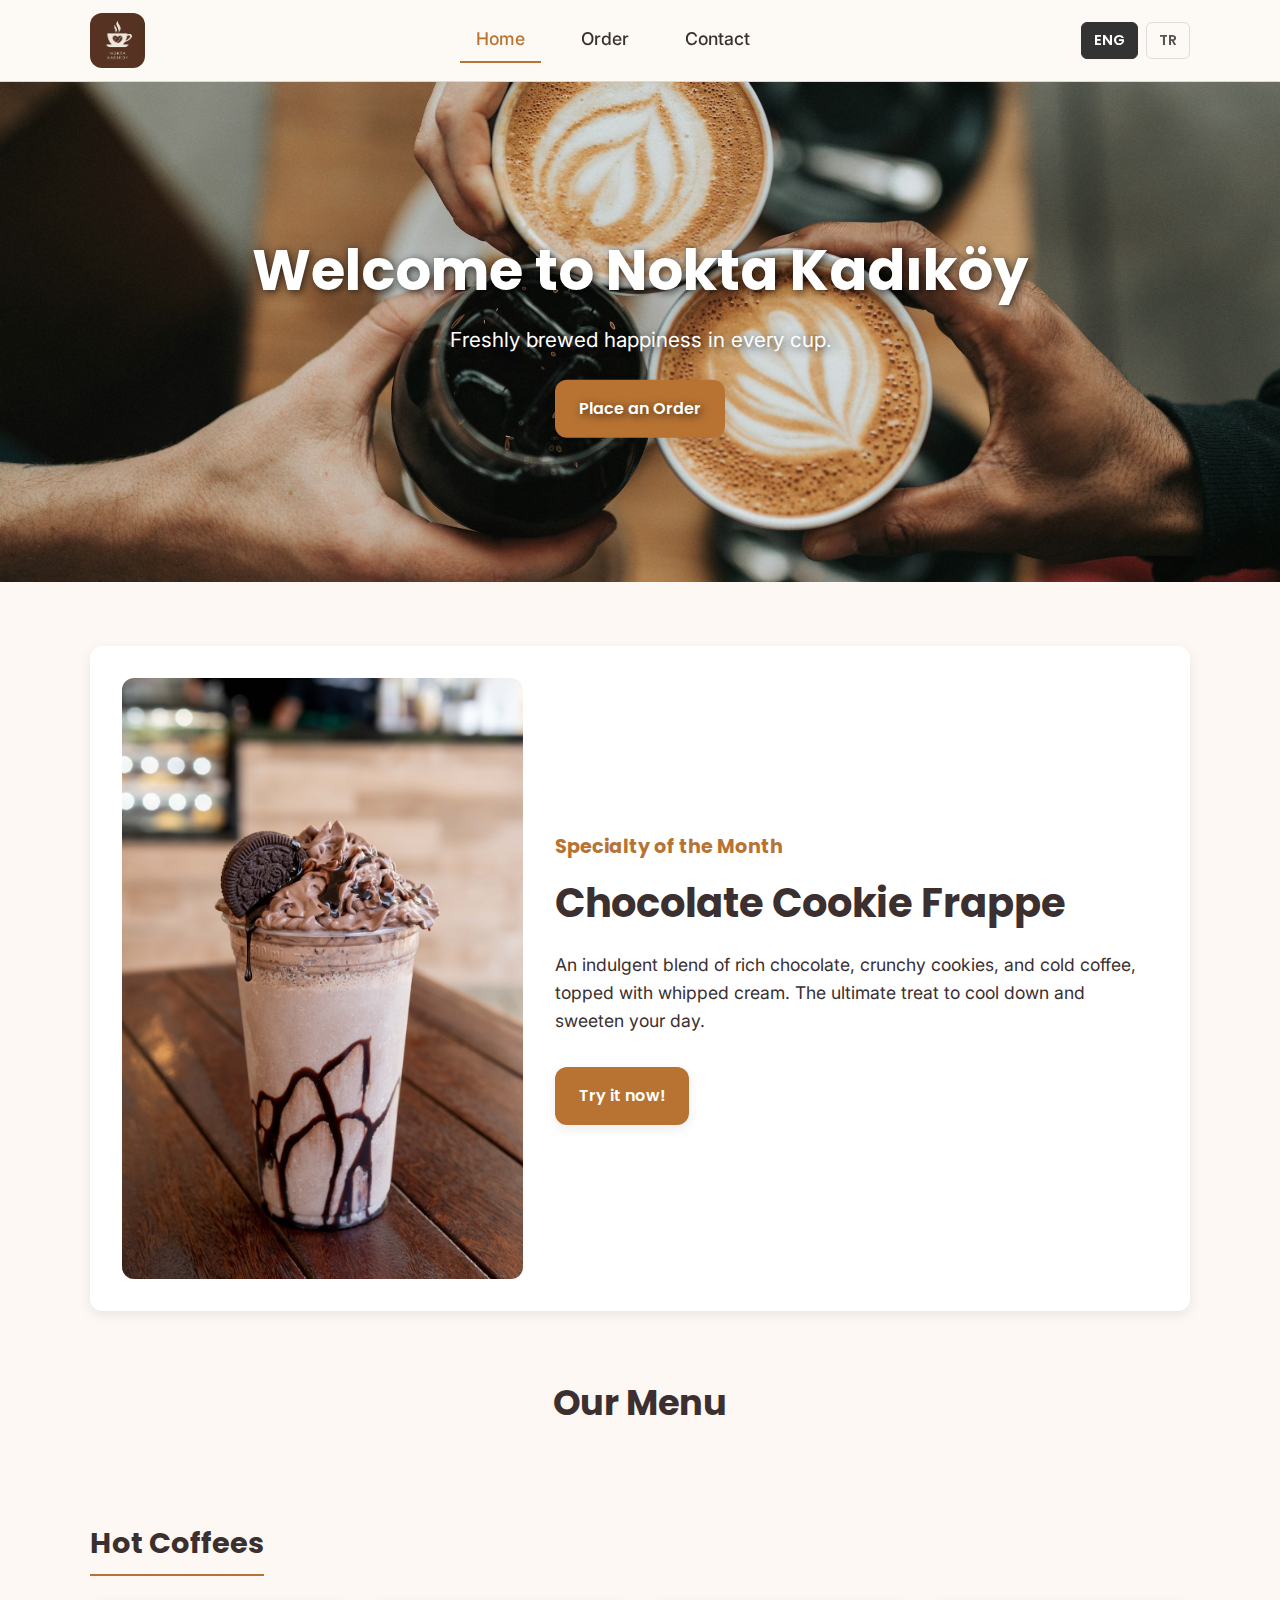
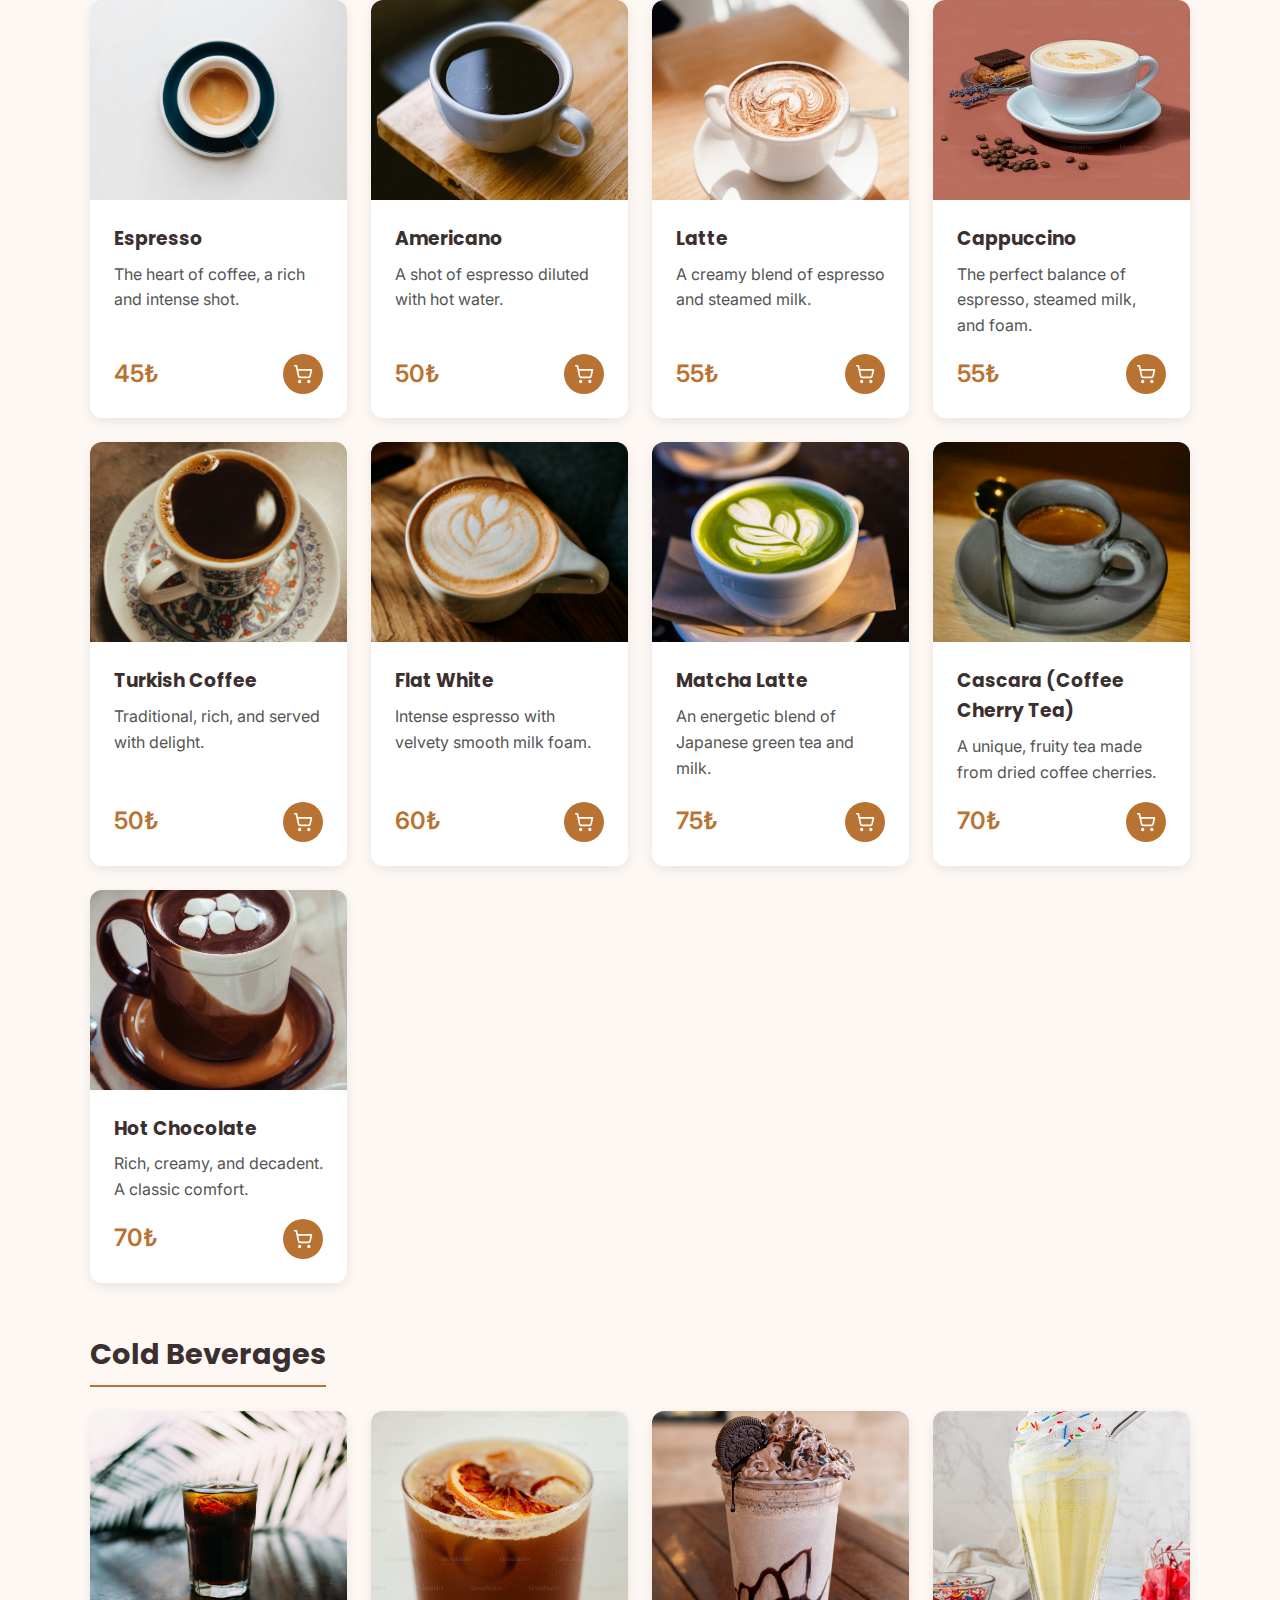
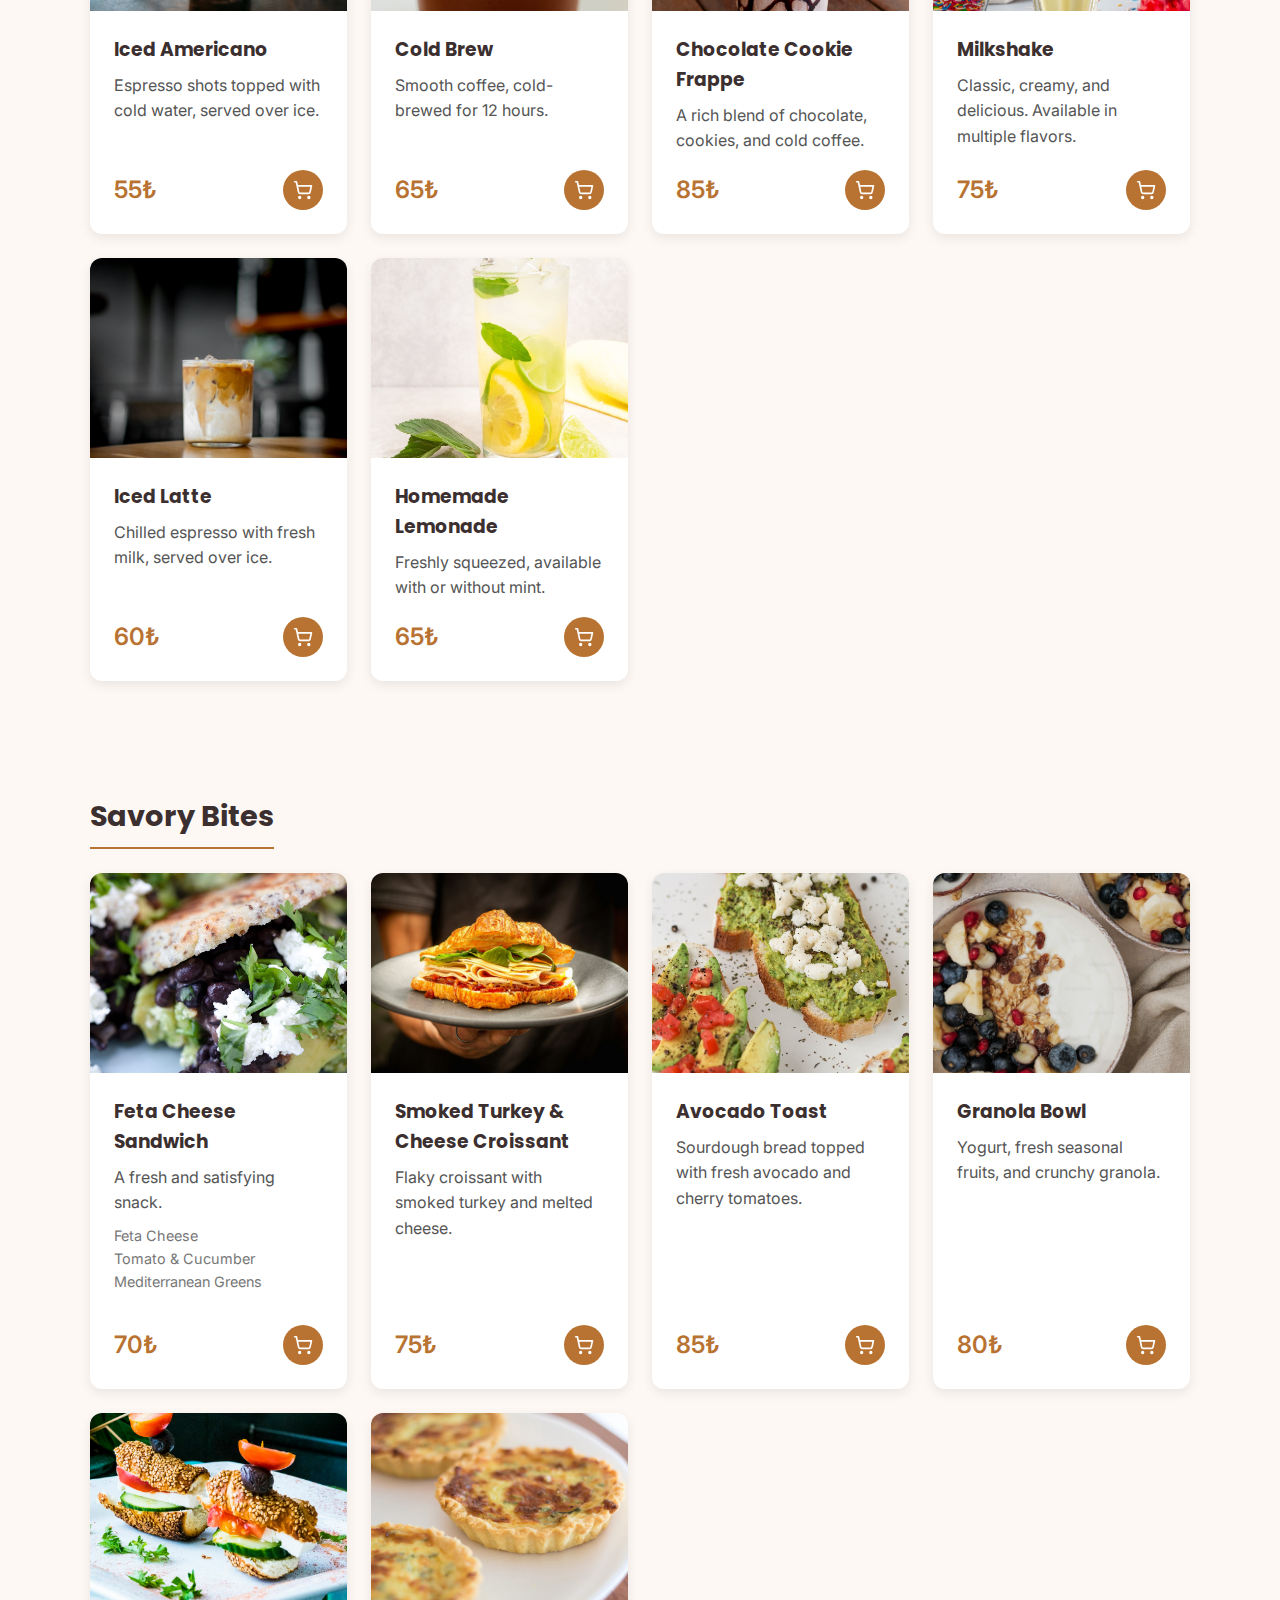
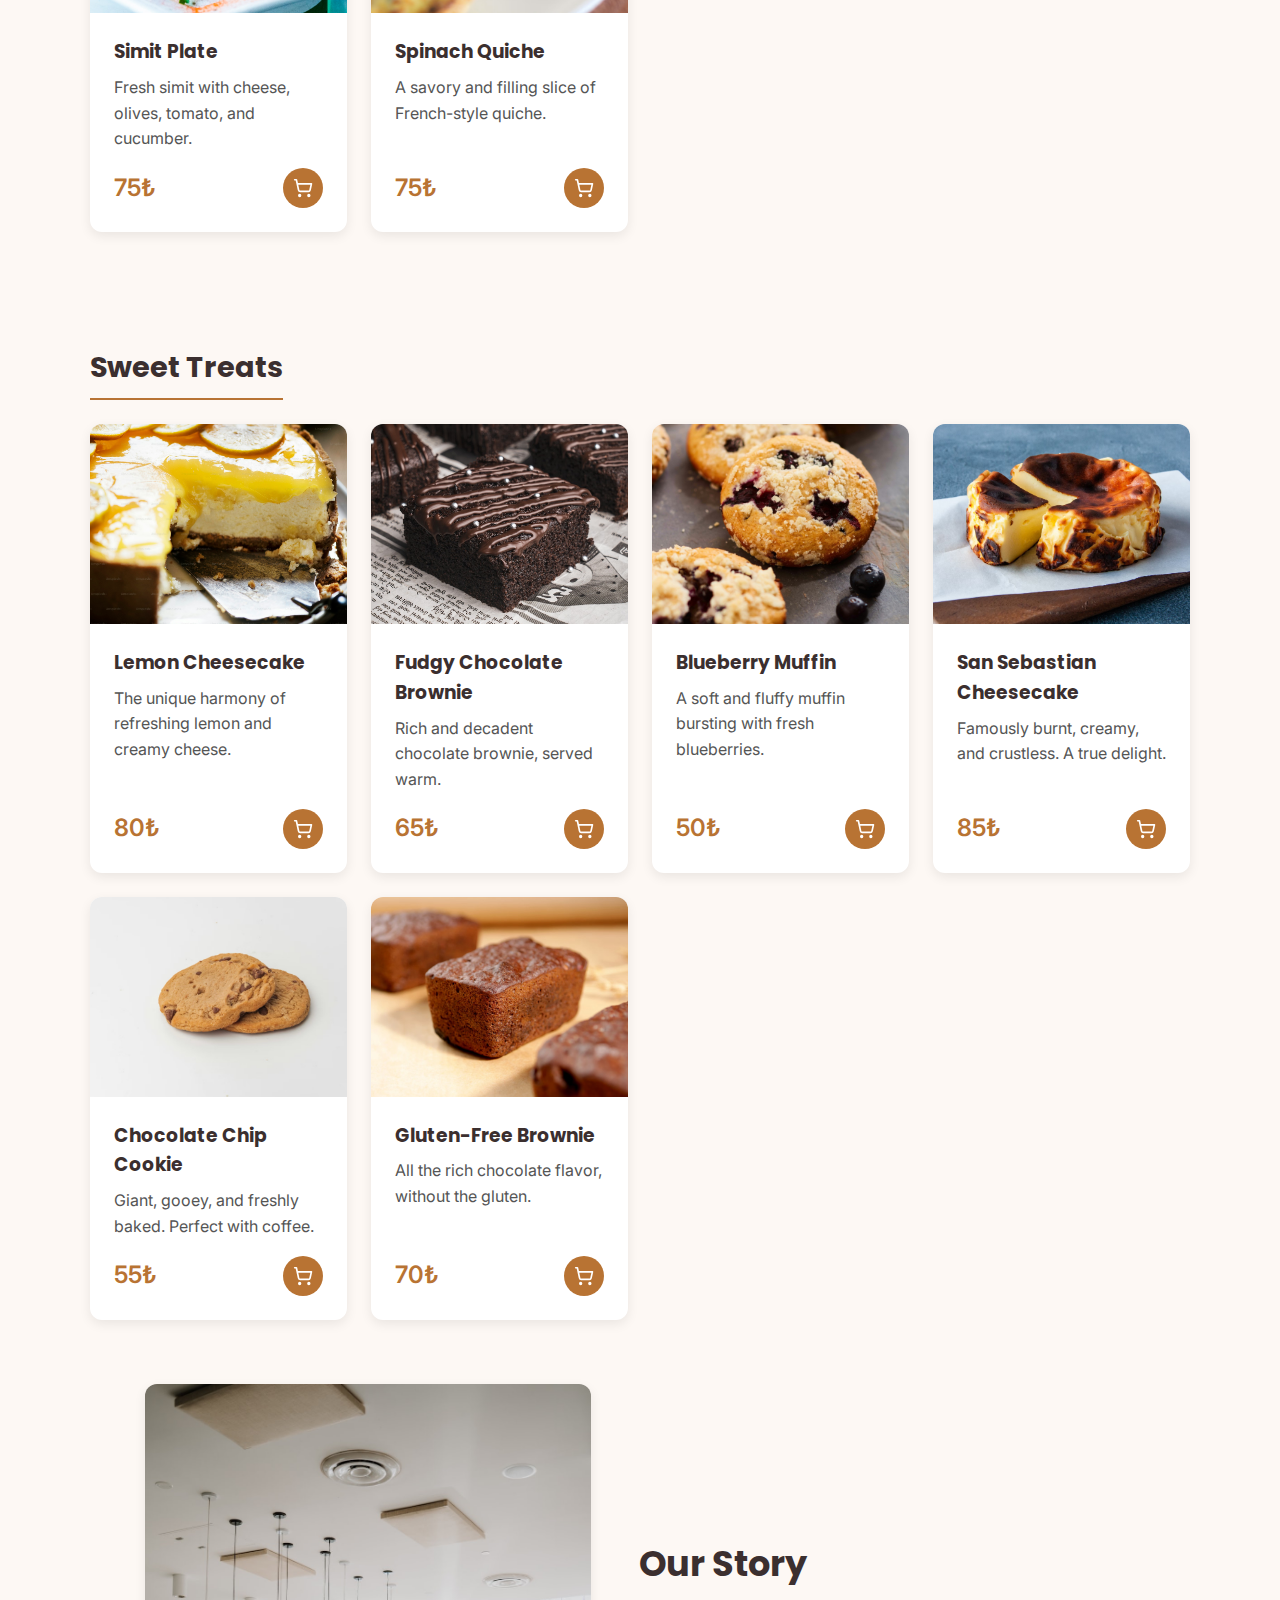
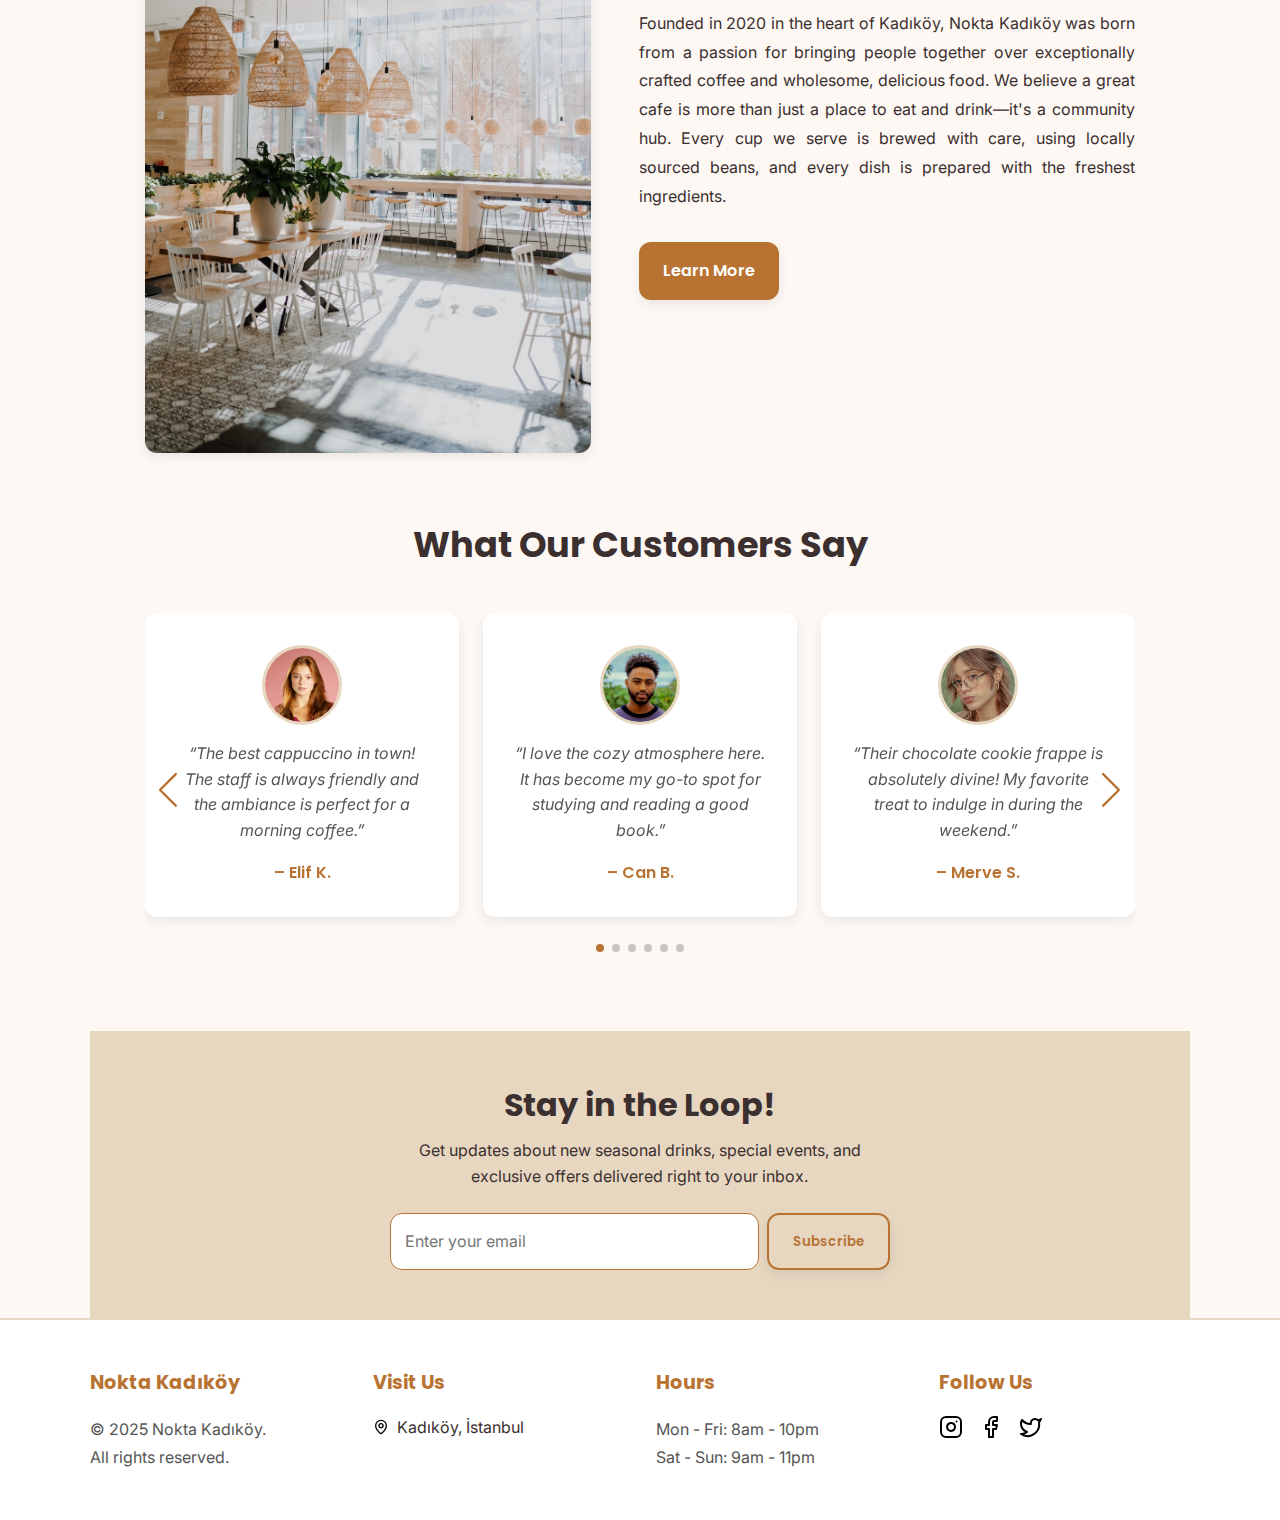
<file: index.html>
<!DOCTYPE html>
<html lang="en">
<head>
    <meta charset="UTF-8" />
    <meta name="viewport" content="width=device-width, initial-scale=1.0" />
    <title>Nokta Kadıköy</title>
    <link rel="icon" href="assets/favicon.ico" type="image/x-icon">
    <link rel="stylesheet" href="https://cdn.jsdelivr.net/npm/swiper@11/swiper-bundle.min.css" />
    <link rel="stylesheet" href="styles.css" />
    <link rel="preconnect" href="https://fonts.googleapis.com" />
    <link rel="preconnect" href="https://fonts.gstatic.com" crossorigin />
    <link
      href="https://fonts.googleapis.com/css2?family=Inter:wght@400;500&family=Poppins:wght@600&display=swap"
      rel="stylesheet"
    />
</head>
<body>
  <header class="header">
    <div class="container header__container">
      <button class="hamburger-btn" aria-label="Menüyü aç/kapat" aria-expanded="false">
        <svg xmlns="http://www.w3.org/2000/svg" width="24" height="24" viewBox="0 0 24 24" fill="currentColor">
          <path d="M3 18h18v-2H3v2zm0-5h18v-2H3v2zm0-7v2h18V6H3z"/>
        </svg>
      </button>
      <a href="index.html" class="logo-link">
        <img src="assets/logo-nokta-kadikoy.jpeg" alt="Nokta Kadıköy logo" class="logo" />
      </a>
      <nav class="nav">
        <ul class="nav__list">
          <li class="nav__item"><a href="index.html" class="nav__link active">Home</a></li>
          <li class="nav__item"><a href="order.html" class="nav__link">Order</a></li>
          <li class="nav__item"><a href="contact.html" class="nav__link">Contact</a></li>
        </ul>
      </nav>
      <div class="lang-switcher">
        <a href="index.html" class="lang-btn active">ENG</a>
        <a href="index-tr.html" class="lang-btn">TR</a>
      </div>
    </div>
  </header>

  <section class="hero">
    <img src="assets/coffee-hero.jpeg" alt="Coffee cups" class="hero__img" />
    <div class="hero__content">
      <h1 class="title">Welcome to Nokta Kadıköy</h1>
      <p class="subtitle">Freshly brewed happiness in every cup.</p>
      <a href="order.html" class="btn">Place an Order</a>
    </div>
  </section>

  <section class="container page-section featured box-style">
    <div class="featured__image-container">
        <img src="assets/frappe.jpeg" alt="Featured: Chocolate Cookie Frappe" class="featured__img">
    </div>
    <div class="featured__content">
        <h2 class="featured__title">Specialty of the Month</h2>
        <h3 class="featured__name">Chocolate Cookie Frappe</h3>
        <p class="featured__description">
            An indulgent blend of rich chocolate, crunchy cookies, and cold coffee, topped with whipped cream. 
            The ultimate treat to cool down and sweeten your day.
        </p>
        <a href="order.html" class="btn">Try it now!</a>
    </div>
  </section>

  <main class="container">
    <section class="menu page-section">
      <h2 class="section-title">Our Menu</h2>
      <h3 class="menu-subtitle">Hot Coffees</h3>
      <div class="menu__grid">
        <article class="card box-style">
          <img src="assets/espresso.jpeg" alt="Espresso" class="card__img" />
          <div class="card__content">
            <h3 class="card__title">Espresso</h3>
            <p class="card__description">The heart of coffee, a rich and intense shot.</p>
            <div class="card__footer">
              <p class="card__price">45₺</p>
              <a href="order.html" class="card__action-button"><img src="assets/cart.svg" alt="Add to cart"></a>
            </div>
          </div>
        </article>
        <article class="card box-style">
          <img src="assets/americano.jpeg" alt="Americano" class="card__img" />
          <div class="card__content">
            <h3 class="card__title">Americano</h3>
            <p class="card__description">A shot of espresso diluted with hot water.</p>
            <div class="card__footer">
              <p class="card__price">50₺</p>
              <a href="order.html" class="card__action-button"><img src="assets/cart.svg" alt="Add to cart"></a>
            </div>
          </div>
        </article>
        <article class="card box-style">
            <img src="assets/latte.jpeg" alt="Latte" class="card__img" />
            <div class="card__content">
              <h3 class="card__title">Latte</h3>
              <p class="card__description">A creamy blend of espresso and steamed milk.</p>
              <div class="card__footer">
                <p class="card__price">55₺</p>
                <a href="order.html" class="card__action-button"><img src="assets/cart.svg" alt="Add to cart"></a>
              </div>
            </div>
        </article>
        <article class="card box-style">
            <img src="assets/cappuccino.jpeg" alt="Cappuccino" class="card__img" />
            <div class="card__content">
              <h3 class="card__title">Cappuccino</h3>
              <p class="card__description">The perfect balance of espresso, steamed milk, and foam.</p>
              <div class="card__footer">
                <p class="card__price">55₺</p>
                <a href="order.html" class="card__action-button"><img src="assets/cart.svg" alt="Add to cart"></a>
              </div>
            </div>
        </article>
        <article class="card box-style">
            <img src="assets/turkish.jpeg" alt="Turkish Coffee" class="card__img" />
            <div class="card__content">
              <h3 class="card__title">Turkish Coffee</h3>
              <p class="card__description">Traditional, rich, and served with delight.</p>
              <div class="card__footer">
                <p class="card__price">50₺</p>
                <a href="order.html" class="card__action-button"><img src="assets/cart.svg" alt="Add to cart"></a>
              </div>
            </div>
        </article>
        <article class="card box-style">
            <img src="assets/flat-white.jpeg" alt="Flat White" class="card__img" />
            <div class="card__content">
              <h3 class="card__title">Flat White</h3>
              <p class="card__description">Intense espresso with velvety smooth milk foam.</p>
              <div class="card__footer">
                <p class="card__price">60₺</p>
                <a href="order.html" class="card__action-button"><img src="assets/cart.svg" alt="Add to cart"></a>
              </div>
            </div>
        </article>
        <article class="card box-style">
            <img src="assets/matcha-latte.jpeg" alt="Matcha Latte" class="card__img" />
            <div class="card__content">
              <h3 class="card__title">Matcha Latte</h3>
              <p class="card__description">An energetic blend of Japanese green tea and milk.</p>
              <div class="card__footer">
                <p class="card__price">75₺</p>
                <a href="order.html" class="card__action-button"><img src="assets/cart.svg" alt="Add to cart"></a>
              </div>
            </div>
        </article>
        <article class="card box-style">
            <img src="assets/cascara.jpeg" alt="Cascara (Coffee Tea)" class="card__img" />
            <div class="card__content">
              <h3 class="card__title">Cascara (Coffee Cherry Tea)</h3>
              <p class="card__description">A unique, fruity tea made from dried coffee cherries.</p>
              <div class="card__footer">
                <p class="card__price">70₺</p>
                <a href="order.html" class="card__action-button"><img src="assets/cart.svg" alt="Add to cart"></a>
              </div>
            </div>
        </article>
        <article class="card box-style">
            <img src="assets/hot-chocolate.jpeg" alt="Hot Chocolate" class="card__img" />
            <div class="card__content">
              <h3 class="card__title">Hot Chocolate</h3>
              <p class="card__description">Rich, creamy, and decadent. A classic comfort.</p>
              <div class="card__footer">
                <p class="card__price">70₺</p>
                <a href="order.html" class="card__action-button"><img src="assets/cart.svg" alt="Add to cart"></a>
              </div>
              </div>
         </article>   
      </div>
      
      <h3 class="menu-subtitle">Cold Beverages</h3>
       <div class="menu__grid">
         <article class="card box-style">
            <img src="assets/cold-americano.jpeg" alt="Iced Americano" class="card__img" />
            <div class="card__content">
              <h3 class="card__title">Iced Americano</h3>
              <p class="card__description">Espresso shots topped with cold water, served over ice.</p>
              <div class="card__footer">
                <p class="card__price">55₺</p>
                <a href="order.html" class="card__action-button"><img src="assets/cart.svg" alt="Add to cart"></a>
              </div>
            </div>
        </article>
        <article class="card box-style">
            <img src="assets/cold-brew.jpeg" alt="Cold Brew" class="card__img" />
            <div class="card__content">
              <h3 class="card__title">Cold Brew</h3>
              <p class="card__description">Smooth coffee, cold-brewed for 12 hours.</p>
              <div class="card__footer">
                <p class="card__price">65₺</p>
                <a href="order.html" class="card__action-button"><img src="assets/cart.svg" alt="Add to cart"></a>
              </div>
            </div>
        </article>
        <article class="card box-style">
            <img src="assets/frappe.jpeg" alt="Chocolate Cookie Frappe" class="card__img" />
            <div class="card__content">
              <h3 class="card__title">Chocolate Cookie Frappe</h3>
              <p class="card__description">A rich blend of chocolate, cookies, and cold coffee.</p>
              <div class="card__footer">
                <p class="card__price">85₺</p>
                <a href="order.html" class="card__action-button"><img src="assets/cart.svg" alt="Add to cart"></a>
              </div>
            </div>
        </article>
        <article class="card box-style">
            <img src="assets/milkshake.jpeg" alt="Milkshake" class="card__img" />
            <div class="card__content">
              <h3 class="card__title">Milkshake</h3>
              <p class="card__description">Classic, creamy, and delicious. Available in multiple flavors.</p>
              <div class="card__footer">
                <p class="card__price">75₺</p>
                <a href="order.html" class="card__action-button"><img src="assets/cart.svg" alt="Add to cart"></a>
              </div>
            </div>
        </article>
        <article class="card box-style">
            <img src="assets/iced-latte.jpeg" alt="Iced Latte" class="card__img" />
            <div class="card__content">
              <h3 class="card__title">Iced Latte</h3>
              <p class="card__description">Chilled espresso with fresh milk, served over ice.</p>
              <div class="card__footer">
                <p class="card__price">60₺</p>
                <a href="order.html" class="card__action-button"><img src="assets/cart.svg" alt="Add to cart"></a>
              </div>
            </div>
        </article>
        <article class="card box-style">
            <img src="assets/lemonade.jpeg" alt="Homemade Lemonade" class="card__img" />
            <div class="card__content">
              <h3 class="card__title">Homemade Lemonade</h3>
              <p class="card__description">Freshly squeezed, available with or without mint.</p>
              <div class="card__footer">
                <p class="card__price">65₺</p>
                <a href="order.html" class="card__action-button"><img src="assets/cart.svg" alt="Add to cart"></a>
              </div>
            </div>
        </article>
    
      </div>
    </section>

    <section class="menu page-section">
      <h3 class="menu-subtitle">Savory Bites</h3>
      <div class="menu__grid">
          <article class="card box-style">
              <img src="assets/sandwich.jpeg" alt="Feta Cheese Sandwich" class="card__img" />
              <div class="card__content">
                  <h3 class="card__title">Feta Cheese Sandwich</h3>
                  <p class="card__description">A fresh and satisfying snack.</p>
                  <ul class="card__ingredients">
                      <li>Feta Cheese</li>
                      <li>Tomato & Cucumber</li>
                      <li>Mediterranean Greens</li>
                  </ul>
                  <div class="card__footer">
                    <p class="card__price">70₺</p>
                    <a href="order.html" class="card__action-button"><img src="assets/cart.svg" alt="Add to cart"></a>
                  </div>
              </div>
          </article>
          <article class="card box-style">
              <img src="assets/croissant.jpeg" alt="Smoked Turkey & Cheese Croissant" class="card__img" />
              <div class="card__content">
                  <h3 class="card__title">Smoked Turkey & Cheese Croissant</h3>
                  <p class="card__description">Flaky croissant with smoked turkey and melted cheese.</p>
                  <div class="card__footer">
                    <p class="card__price">75₺</p>
                    <a href="order.html" class="card__action-button"><img src="assets/cart.svg" alt="Add to cart"></a>
                  </div>
              </div>
          </article>
          <article class="card box-style">
              <img src="assets/avocado-toast.jpeg" alt="Avocado Toast" class="card__img" />
              <div class="card__content">
                  <h3 class="card__title">Avocado Toast</h3>
                  <p class="card__description">Sourdough bread topped with fresh avocado and cherry tomatoes.</p>
                  <div class="card__footer">
                    <p class="card__price">85₺</p>
                    <a href="order.html" class="card__action-button"><img src="assets/cart.svg" alt="Add to cart"></a>
                  </div>
              </div>
          </article>
          <article class="card box-style">
              <img src="assets/bowl.jpeg" alt="Granola Bowl" class="card__img" />
              <div class="card__content">
                  <h3 class="card__title">Granola Bowl</h3>
                  <p class="card__description">Yogurt, fresh seasonal fruits, and crunchy granola.</p>
                  <div class="card__footer">
                    <p class="card__price">80₺</p>
                    <a href="order.html" class="card__action-button"><img src="assets/cart.svg" alt="Add to cart"></a>
                  </div>
              </div>
          </article>
          <article class="card box-style">
              <img src="assets/simit.jpeg" alt="Simit Plate" class="card__img" />
              <div class="card__content">
                  <h3 class="card__title">Simit Plate</h3>
                  <p class="card__description">Fresh simit with cheese, olives, tomato, and cucumber.</p>
                  <div class="card__footer">
                    <p class="card__price">75₺</p>
                    <a href="order.html" class="card__action-button"><img src="assets/cart.svg" alt="Add to cart"></a>
                  </div>
              </div>
          </article>
          <article class="card box-style">
              <img src="assets/quiche.jpeg" alt="Spinach Quiche" class="card__img" />
              <div class="card__content">
                  <h3 class="card__title">Spinach Quiche</h3>
                  <p class="card__description">A savory and filling slice of French-style quiche.</p>
                  <div class="card__footer">
                    <p class="card__price">75₺</p>
                    <a href="order.html" class="card__action-button"><img src="assets/cart.svg" alt="Add to cart"></a>
                  </div>
              </div>
          </article>
      </div>
    </section>
    
    <section class="menu page-section">
      <h3 class="menu-subtitle">Sweet Treats</h3>
      <div class="menu__grid">
          <article class="card box-style">
              <img src="assets/cheesecake.jpeg" alt="Cheesecake" class="card__img" />
              <div class="card__content">
                  <h3 class="card__title">Lemon Cheesecake</h3>
                  <p class="card__description">The unique harmony of refreshing lemon and creamy cheese.</p>
                  <div class="card__footer">
                    <p class="card__price">80₺</p>
                    <a href="order.html" class="card__action-button"><img src="assets/cart.svg" alt="Add to cart"></a>
                  </div>
              </div>
          </article>
          <article class="card box-style">
              <img src="assets/brownie-2.jpeg" alt="Fudgy Chocolate Brownie" class="card__img" />
              <div class="card__content">
                  <h3 class="card__title">Fudgy Chocolate Brownie</h3>
                  <p class="card__description">Rich and decadent chocolate brownie, served warm.</p>
                  <div class="card__footer">
                    <p class="card__price">65₺</p>
                    <a href="order.html" class="card__action-button"><img src="assets/cart.svg" alt="Add to cart"></a>
                  </div>
              </div>
          </article>
          <article class="card box-style">
              <img src="assets/muffin.jpeg" alt="Blueberry Muffin" class="card__img" />
              <div class="card__content">
                  <h3 class="card__title">Blueberry Muffin</h3>
                  <p class="card__description">A soft and fluffy muffin bursting with fresh blueberries.</p>
                  <div class="card__footer">
                    <p class="card__price">50₺</p>
                    <a href="order.html" class="card__action-button"><img src="assets/cart.svg" alt="Add to cart"></a>
                  </div>
              </div>
          </article>
          <article class="card box-style">
              <img src="assets/basque.jpeg" alt="San Sebastian Cheesecake" class="card__img" />
              <div class="card__content">
                  <h3 class="card__title">San Sebastian Cheesecake</h3>
                  <p class="card__description">Famously burnt, creamy, and crustless. A true delight.</p>
                  <div class="card__footer">
                    <p class="card__price">85₺</p>
                    <a href="order.html" class="card__action-button"><img src="assets/cart.svg" alt="Add to cart"></a>
                  </div>
              </div>
          </article>
           <article class="card box-style">
              <img src="assets/cookie.jpeg" alt="Chocolate Chip Cookie" class="card__img" />
              <div class="card__content">
                  <h3 class="card__title">Chocolate Chip Cookie</h3>
                  <p class="card__description">Giant, gooey, and freshly baked. Perfect with coffee.</p>
                  <div class="card__footer">
                    <p class="card__price">55₺</p>
                    <a href="order.html" class="card__action-button"><img src="assets/cart.svg" alt="Add to cart"></a>
                  </div>
              </div>
          </article>
           <article class="card box-style">
              <img src="assets/brownie.jpeg" alt="Gluten-Free Brownie" class="card__img" />
              <div class="card__content">
                  <h3 class="card__title">Gluten-Free Brownie</h3>
                  <p class="card__description">All the rich chocolate flavor, without the gluten.</p>
                  <div class="card__footer">
                    <p class="card__price">70₺</p>
                    <a href="order.html" class="card__action-button"><img src="assets/cart.svg" alt="Add to cart"></a>
                  </div>
              </div>
          </article>
      </div>
    </section>

    <section class="about container page-section">
      <div class="about__image">
        <img src="assets/cafe-interior.jpeg" alt="Nokta Kadıköy Interior">
      </div>
      <div class="about__content">
        <h2 class="section-title">Our Story</h2>
        <p>Founded in 2020 in the heart of Kadıköy, Nokta Kadıköy was born from a passion for bringing people together over exceptionally crafted coffee and wholesome, delicious food. We believe a great cafe is more than just a place to eat and drink—it's a community hub. Every cup we serve is brewed with care, using locally sourced beans, and every dish is prepared with the freshest ingredients.</p>
        <a href="contact.html" class="btn">Learn More</a>
      </div>
    </section>

    <section class="testimonials container page-section">
      <h2 class="section-title">What Our Customers Say</h2>
      
      <div class="swiper">
        <div class="swiper-wrapper">
          
          <article class="testimonial box-style swiper-slide">
            <img src="assets/customer-1.jpeg" alt="Customer photo" class="testimonial__img">
            <p class="testimonial__text">“The best cappuccino in town! The staff is always friendly and the ambiance is perfect for a morning coffee.”</p>
            <h4 class="testimonial__name">– Elif K.</h4>
          </article>
          
          <article class="testimonial box-style swiper-slide">
            <img src="assets/customer-2.jpeg" alt="Customer photo" class="testimonial__img">
            <p class="testimonial__text">“I love the cozy atmosphere here. It has become my go-to spot for studying and reading a good book.”</p>
            <h4 class="testimonial__name">– Can B.</h4>
          </article>
          
          <article class="testimonial box-style swiper-slide">
            <img src="assets/customer-3.jpeg" alt="Customer photo" class="testimonial__img">
            <p class="testimonial__text">“Their chocolate cookie frappe is absolutely divine! My favorite treat to indulge in during the weekend.”</p>
            <h4 class="testimonial__name">– Merve S.</h4>
          </article>
          
          <article class="testimonial box-style swiper-slide">
            <img src="assets/customer-4.jpeg" alt="Customer photo" class="testimonial__img">
            <p class="testimonial__text">“The Avocado Toast is a must-try. Perfectly seasoned and always fresh. This is my favorite Kadıköy spot!”</p>
            <h4 class="testimonial__name">– Ahmet Y.</h4>
          </article>

          <article class="testimonial box-style swiper-slide">
            <img src="assets/customer-5.jpeg" alt="Customer photo" class="testimonial__img">
            <p class="testimonial__text">“Quiet, clean, and the Wi-Fi is fast. The Flat White is strong and delicious. Highly recommend for remote work.”</p>
            <h4 class="testimonial__name">– Zeynep A.</h4>
          </article>

          <article class="testimonial box-style swiper-slide">
            <img src="assets/customer-6.jpeg" alt="Customer photo" class="testimonial__img">
            <p class="testimonial__text">“We tried the San Sebastian Cheesecake and it was unbelievable. So creamy! We will definitely be back for more.”</p>
            <h4 class="testimonial__name">– David & Sarah L.</h4>
          </article>

        </div>
        
        <div class="swiper-pagination"></div>
      
        <div class="swiper-button-prev"></div>
        <div class="swiper-button-next"></div>
      </div>
      
    </section>

  
  <section class="newsletter">
    <div class="container newsletter__content">
      <h2 class="newsletter__title">Stay in the Loop!</h2>
      <p>Get updates about new seasonal drinks, special events, and exclusive offers delivered right to your inbox.</p>
      <form class="newsletter__form" action="summary.html">
        <input type="email" placeholder="Enter your email" class="newsletter__input" required>
        <button type="submit" class="btn btn--accent">Subscribe</button>
      </form>
    </div>
  </section>

  </main>

  <footer class="footer">
    <div class="container footer-layout">
        <div class="footer-col">
            <h4 class="footer-col__title">Nokta Kadıköy</h4>
            <p>© 2025 Nokta Kadıköy. <br> All rights reserved.</p>
        </div>
        <div class="footer-col">
            <h4 class="footer-col__title">Visit Us</h4>
            <a class="footer-location" href="https://www.google.com/maps/place/Caferağa,+Muvakkıthane+Cd.+No:35,+34744+Kadıköy%2Fİstanbul/@40.9899742,29.0239142,19z/data=!3m1!4b1!4m14!1m7!3m6!1s0x14cab9c1c9494b8d:0x965f9da3619a2669!2sCoffy+Kadikoy!8m2!3d40.9900468!4d29.0244025!16s%2Fg%2F11fp4sm3_d!3m5!1s0x14cab867c6d15faf:0xbc1bba41c4694fa5!8m2!3d40.9899742!4d29.0245579!16s%2Fg%2F11xs_7grj8?entry=ttu&g_ep=EgoyMDI1MTEwNS4wIKXMDSoASAFQAw%3D%3D" target="_blank" rel="noopener noreferrer">
                <img src="assets/location.svg" alt="Location" class="footer-location__icon">
                <span>Kadıköy, İstanbul</span>
            </a>
        </div>
        <div class="footer-col">
            <h4 class="footer-col__title">Hours</h4>
            <p>Mon - Fri: 8am - 10pm<br>Sat - Sun: 9am - 11pm</p>
        </div>
        <div class="footer-col">
            <h4 class="footer-col__title">Follow Us</h4>
            <ul class="socials">
                <li><a href="https://www.instagram.com/" target="_blank" rel="noopener noreferrer"><img src="assets/instagram.svg" alt="Instagram" class="socials__icon"></a></li>
                <li><a href="https://www.facebook.com/" target="_blank" rel="noopener noreferrer"><img src="assets/facebook.svg" alt="Facebook" class="socials__icon"></a></li>
                <li><a href="https://www.twitter.com/" target="_blank" rel="noopener noreferrer"><img src="assets/twitter.svg" alt="Twitter" class="socials__icon"></a></li>
            </ul>
        </div>
    </div>
  </footer>

  <script src="https://cdn.jsdelivr.net/npm/swiper@11/swiper-bundle.min.js"></script>

  <script src="script.js" defer></script>

</body>
</html>
</file>
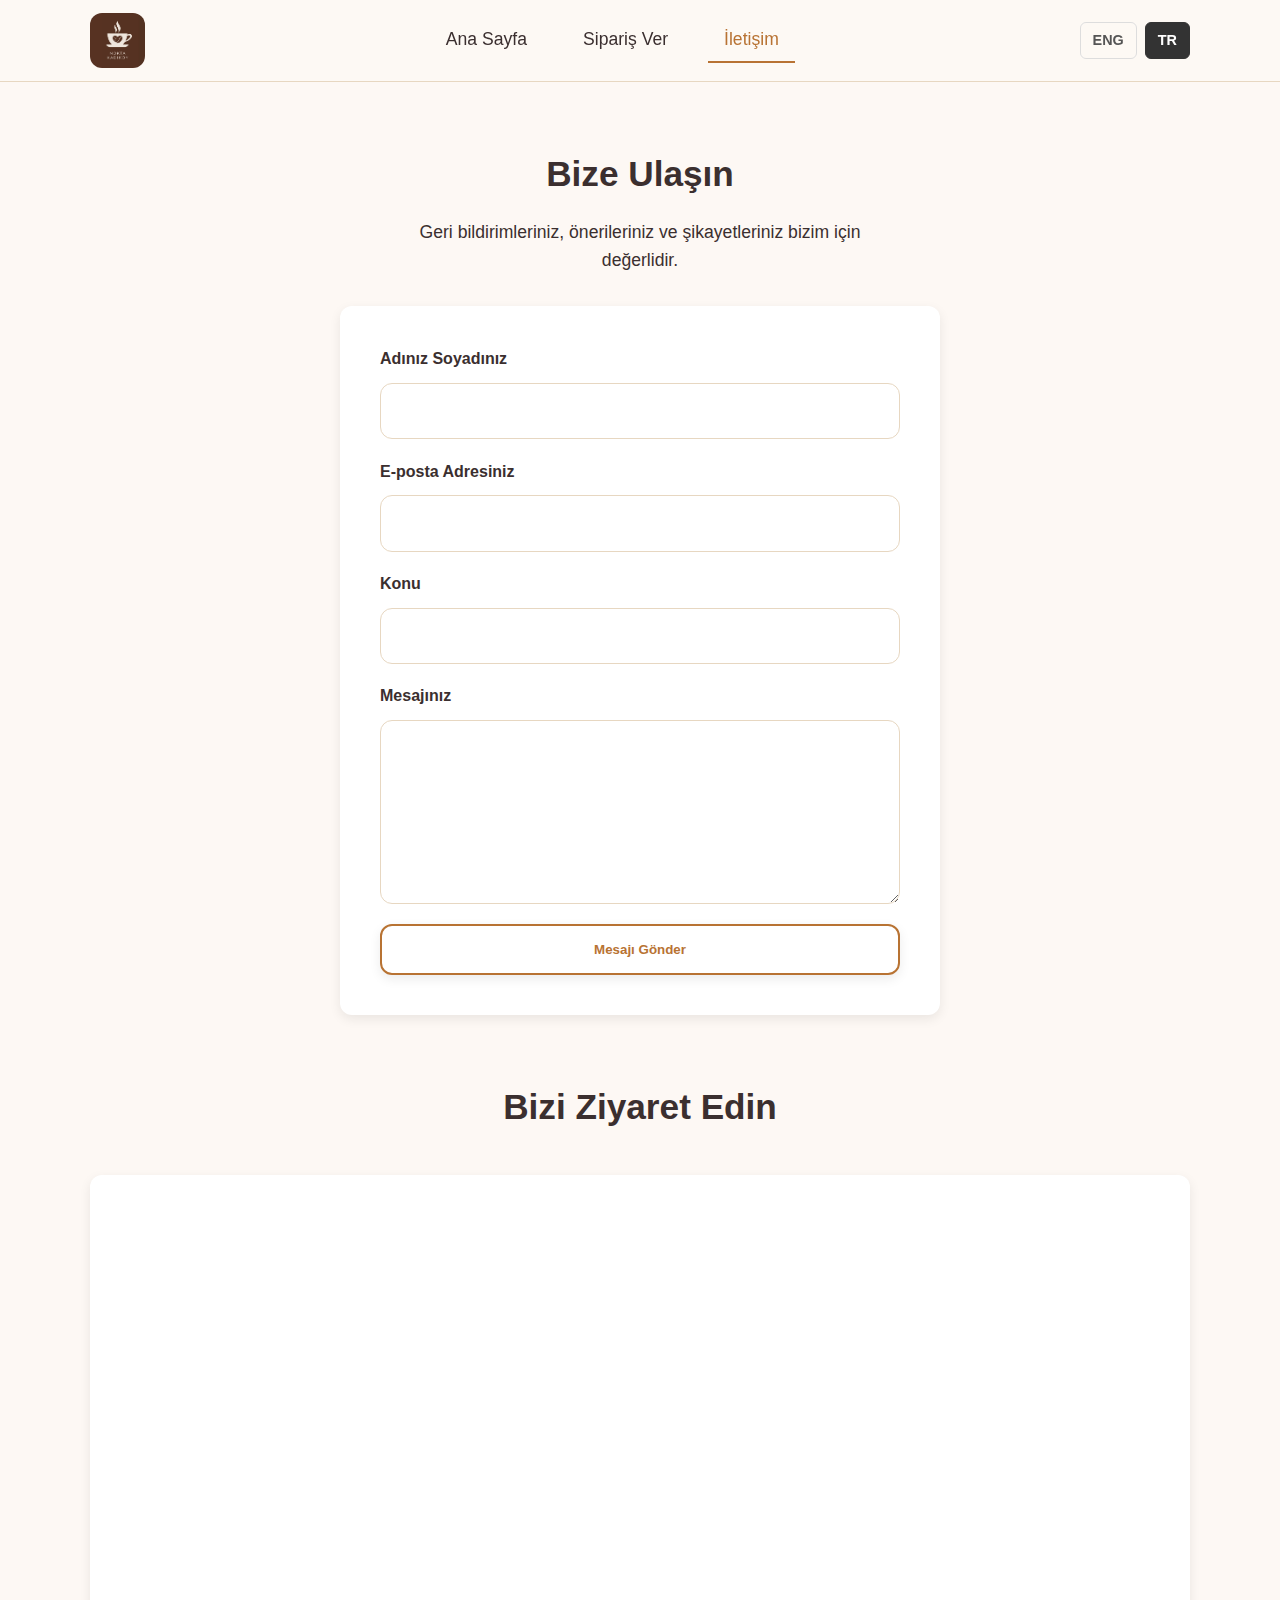
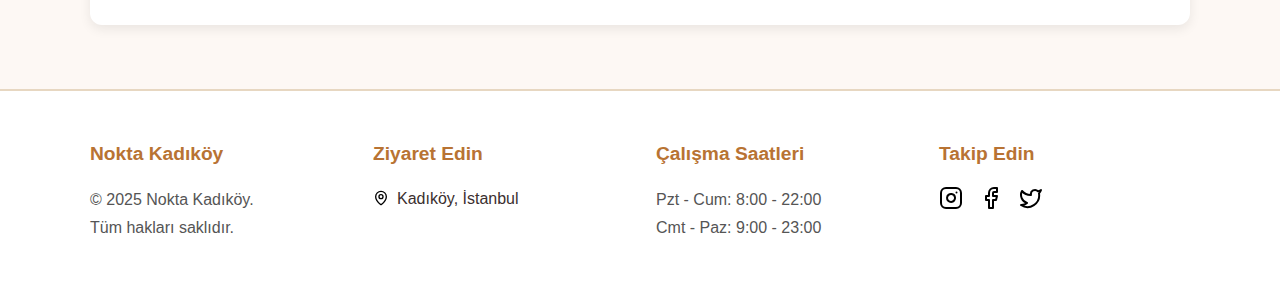
<file: contact-tr.html>
<!DOCTYPE html>
<html lang="tr">

<head>
  <meta charset="UTF-8" />
  <meta name="viewport" content="width=device-width, initial-scale=1.0" />
  <title>Bize Ulaşın - Nokta Kadıköy</title>
  <link rel="icon" href="assets/favicon.ico" type="image/x-icon">
  <link rel="stylesheet" href="https://cdn.jsdelivr.net/npm/swiper@11/swiper-bundle.min.css" />
  <link rel="stylesheet" href="styles.css" />
</head>

<body class="contact-page">
  <header class="header">
    <div class="container header__container">

      <button class="hamburger-btn" aria-label="Menüyü aç/kapat" aria-expanded="false">
        <svg xmlns="http://www.w3.org/2000/svg" width="24" height="24" viewBox="0 0 24 24" fill="currentColor">
          <path d="M3 18h18v-2H3v2zm0-5h18v-2H3v2zm0-7v2h18V6H3z" />
        </svg>
      </button>

      <a href="index-tr.html" class="logo-link">
        <img src="assets/logo-nokta-kadikoy.jpeg" alt="Nokta Kadıköy logo" class="logo" />
      </a>

      <nav class="nav">
        <ul class="nav__list">
          <li class="nav__item"><a href="index-tr.html" class="nav__link">Ana Sayfa</a></li>
          <li class="nav__item"><a href="order-tr.html" class="nav__link">Sipariş Ver</a></li>
          <li class="nav__item"><a href="contact-tr.html" class="nav__link active">İletişim</a></li>
        </ul>
      </nav>

      <div class="lang-switcher">
        <a href="contact.html" class="lang-btn">ENG</a>
        <a href="contact-tr.html" class="lang-btn active">TR</a>
      </div>
    </div>
  </header>
  <main class="container page-content contact">
    <h2 class="section-title">Bize Ulaşın</h2>
    <p class="section-subtitle">Geri bildirimleriniz, önerileriniz ve şikayetleriniz bizim için değerlidir.</p>
    <section class="page-section">
      <form name="contact" action="summary-tr.html" method="POST" class="form box-style" data-netlify="true"
        netlify-honeypot="bot-field">

        <label for="contact-name" class="form__label">Adınız Soyadınız</label>
        <input type="text" id="contact-name" name="name" class="form__input" required />
        <label for="contact-email" class="form__label">E-posta Adresiniz</label>
        <input type="email" id="contact-email" name="email" class="form__input" required />
        <label for="contact-subject" class="form__label">Konu</label>
        <input type="text" id="contact-subject" name="subject" class="form__input" required />
        <label for="contact-message" class="form__label">Mesajınız</label>
        <textarea id="contact-message" name="message" class="form__textarea" rows="6" required></textarea>
        <button type="submit" class="btn btn--accent">Mesajı Gönder</button>
      </form>
    </section>
    <h2 class="section-title">Bizi Ziyaret Edin</h2>
    <div class="map-container box-style">
      <iframe
        src="https://www.google.com/maps/embed?pb=!1m18!1m12!1m3!1d752.9030230318425!2d29.023914169614734!3d40.98997419820955!2m3!1f0!2f0!3f0!3m2!1i1024!2i768!4f13.1!3m3!1m2!1s0x14cab867c6d15faf%3A0xbc1bba41c4694fa5!2zQ2FmZXJhxJ9hLCBNdXZha2vEsXRoYW5lIENkLiBObzozNSwgMzQ3NDQgS2FkxLFrw7Z5L8Swc3RhbmJ1bA!5e0!3m2!1sen!2str!4v1762959461188!5m2!1sen!2str"
        width="100%" height="450" style="border:0;" allowfullscreen="" loading="lazy"
        referrerpolicy="no-referrer-when-downgrade">
      </iframe>
  </main>

  <footer class="footer">
    <div class="container footer-layout">
      <div class="footer-col">
        <h4 class="footer-col__title">Nokta Kadıköy</h4>
        <p>© 2025 Nokta Kadıköy. <br> Tüm hakları saklıdır.</p>
      </div>
      <div class="footer-col">
        <h4 class="footer-col__title">Ziyaret Edin</h4>
        <a class="footer-location"
          href="https://www.google.com/maps/place/Caferağa,+Muvakkıthane+Cd.+No:35,+34744+Kadıköy%2Fİstanbul/@40.9899742,29.0239142,19z/data=!3m1!4b1!4m14!1m7!3m6!1s0x14cab9c1c9494b8d:0x965f9da3619a2669!2sCoffy+Kadikoy!8m2!3d40.9900468!4d29.0244025!16s%2Fg%2F11fp4sm3_d!3m5!1s0x14cab867c6d15faf:0xbc1bba41c4694fa5!8m2!3d40.9899742!4d29.0245579!16s%2Fg%2F11xs_7grj8?entry=ttu&g_ep=EgoyMDI1MTEwNS4wIKXMDSoASAFQAw%3D%3D"
          target="_blank" rel="noopener noreferrer">
          <img src="assets/location.svg" alt="Konum" class="footer-location__icon">
          <span>Kadıköy, İstanbul</span>
        </a>
      </div>
      <div class="footer-col">
        <h4 class="footer-col__title">Çalışma Saatleri</h4>
        <p>Pzt - Cum: 8:00 - 22:00<br>Cmt - Paz: 9:00 - 23:00</p>
      </div>
      <div class="footer-col">
        <h4 class="footer-col__title">Takip Edin</h4>
        <ul class="socials">
          <li><a href="https://www.instagram.com/" target="_blank" rel="noopener noreferrer"><img
                src="assets/instagram.svg" alt="Instagram" class="socials__icon"></a></li>
          <li><a href="https://www.facebook.com/" target="_blank" rel="noopener noreferrer"><img
                src="assets/facebook.svg" alt="Facebook" class="socials__icon"></a></li>
          <li><a href="https://www.twitter.com/" target="_blank" rel="noopener noreferrer"><img src="assets/twitter.svg"
                alt="Twitter" class="socials__icon"></a></li>
        </ul>
      </div>
    </div>
  </footer>

  <script src="https://cdn.jsdelivr.net/npm/swiper@11/swiper-bundle.min.js"></script>

  <script src="script.js" defer></script>

</body>

</html>
</file>
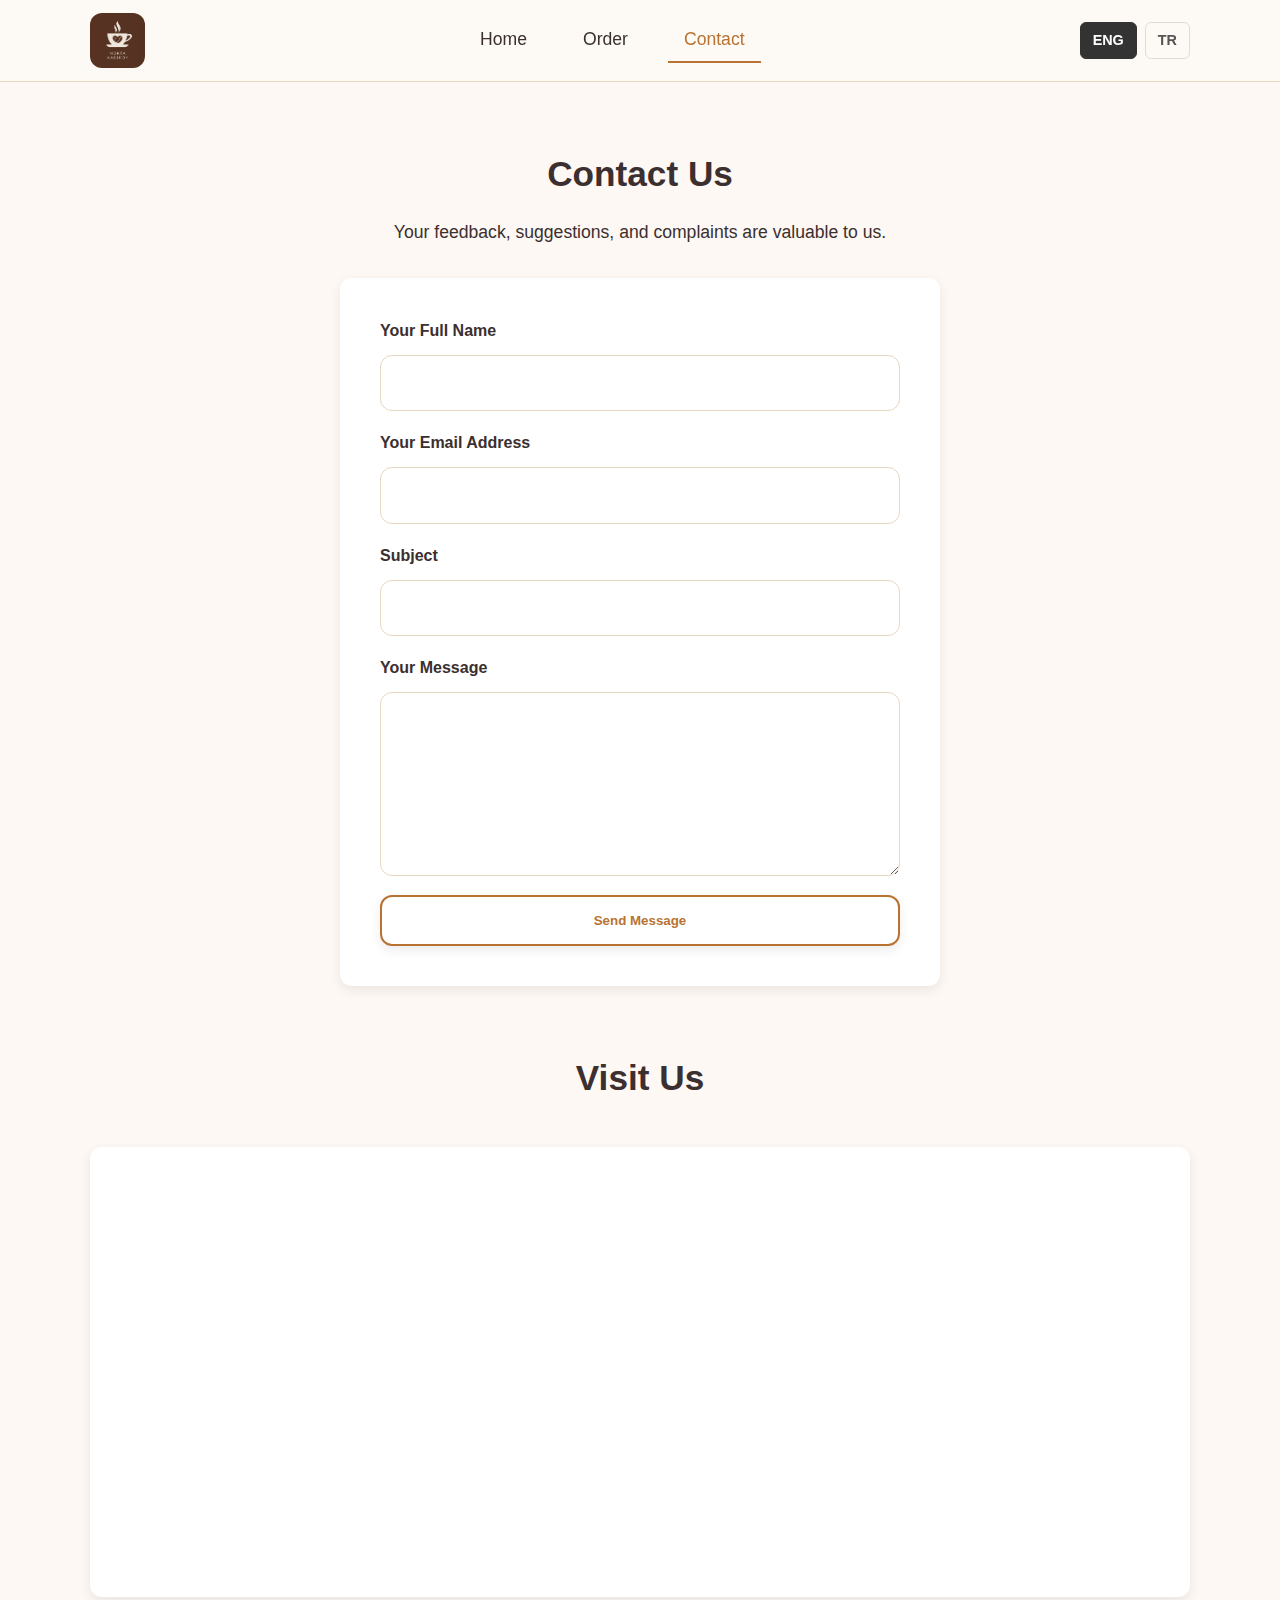
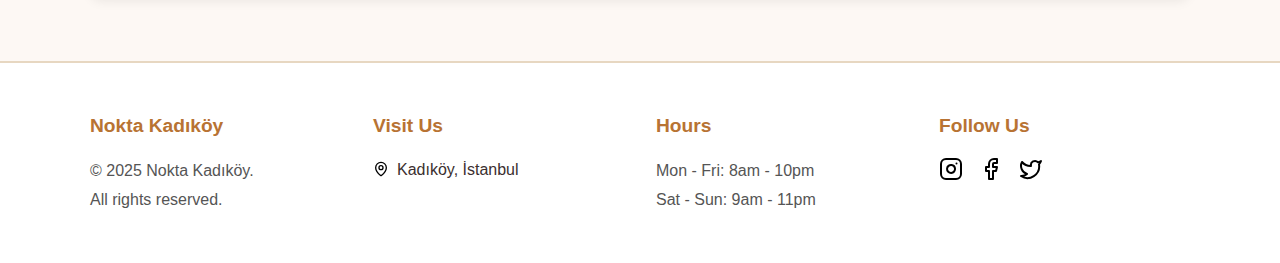
<file: contact.html>
<!DOCTYPE html>
<html lang="en">

<head>
  <meta charset="UTF-8" />
  <meta name="viewport" content="width=device-width, initial-scale=1.0" />
  <title>Contact Us - Nokta Kadıköy</title>
  <link rel="icon" href="assets/favicon.ico" type="image/x-icon">
  <link rel="stylesheet" href="https://cdn.jsdelivr.net/npm/swiper@11/swiper-bundle.min.css" />
  <link rel="stylesheet" href="styles.css" />
</head>

<body class="contact-page">
  <header class="header">
    <div class="container header__container">

      <button class="hamburger-btn" aria-label="Menüyü aç/kapat" aria-expanded="false">
        <svg xmlns="http://www.w3.org/2000/svg" width="24" height="24" viewBox="0 0 24 24" fill="currentColor">
          <path d="M3 18h18v-2H3v2zm0-5h18v-2H3v2zm0-7v2h18V6H3z" />
        </svg>
      </button>

      <a href="index.html" class="logo-link">
        <img src="assets/logo-nokta-kadikoy.jpeg" alt="Nokta Kadıköy logo" class="logo" />
      </a>

      <nav class="nav">
        <ul class="nav__list">
          <li class="nav__item"><a href="index.html" class="nav__link">Home</a></li>
          <li class="nav__item"><a href="order.html" class="nav__link">Order</a></li>
          <li class="nav__item"><a href="contact.html" class="nav__link active">Contact</a></li>
        </ul>
      </nav>

      <div class="lang-switcher">
        <a href="contact.html" class="lang-btn active">ENG</a>
        <a href="contact-tr.html" class="lang-btn">TR</a>
      </div>
    </div>
  </header>
  <main class="container page-content contact">
    <h2 class="section-title">Contact Us</h2>
    <p class="section-subtitle">Your feedback, suggestions, and complaints are valuable to us.</p>
    <section class="page-section">
      <form name="contact" action="/summary.html" method="POST" class="form box-style" data-netlify="true"
        netlify-honeypot="bot-field">
      
        <p class="hidden" style="display: none;">
          <label>
            Bu alanı doldurma: <input name="bot-field" />
          </label>
        </p>

        <label for="contact-name" class="form__label">Your Full Name</label>
        <input type="text" id="contact-name" name="name" class="form__input" required />
        <label for="contact-email" class="form__label">Your Email Address</label>
        <input type="email" id="contact-email" name="email" class="form__input" required />
        <label for="contact-subject" class="form__label">Subject</label>
        <input type="text" id="contact-subject" name="subject" class="form__input" required />
        <label for="contact-message" class="form__label">Your Message</label>
        <textarea id="contact-message" name="message" class="form__textarea" rows="6" required></textarea>
        <button type="submit" class="btn btn--accent">Send Message</button>
      </form>
    </section>
    <h2 class="section-title">Visit Us</h2>
    <div class="map-container box-style">
      <iframe
        src="https://www.google.com/maps/embed?pb=!1m18!1m12!1m3!1d752.9030230318425!2d29.023914169614734!3d40.98997419820955!2m3!1f0!2f0!3f0!3m2!1i1024!2i768!4f13.1!3m3!1m2!1s0x14cab867c6d15faf%3A0xbc1bba41c4694fa5!2zQ2FmZXJhxJ9hLCBNdXZha2vEsXRoYW5lIENkLiBObzozNSwgMzQ3NDQgS2FkxLFrw7Z5L8Swc3RhbmJ1bA!5e0!3m2!1sen!2str!4v1762959461188!5m2!1sen!2str"
        width="100%" height="450" style="border:0;" allowfullscreen="" loading="lazy"
        referrerpolicy="no-referrer-when-downgrade">
      </iframe>
  </main>

  <footer class="footer">
    <div class="container footer-layout">
      <div class="footer-col">
        <h4 class="footer-col__title">Nokta Kadıköy</h4>
        <p>© 2025 Nokta Kadıköy. <br> All rights reserved.</p>
      </div>
      <div class="footer-col">
        <h4 class="footer-col__title">Visit Us</h4>
        <a class="footer-location"
          href="https://www.google.com/maps/place/Caferağa,+Muvakkıthane+Cd.+No:35,+34744+Kadıköy%2Fİstanbul/@40.9899742,29.0239142,19z/data=!3m1!4b1!4m14!1m7!3m6!1s0x14cab9c1c9494b8d:0x965f9da3619a2669!2sCoffy+Kadikoy!8m2!3d40.9900468!4d29.0244025!16s%2Fg%2F11fp4sm3_d!3m5!1s0x14cab867c6d15faf:0xbc1bba41c4694fa5!8m2!3d40.9899742!4d29.0245579!16s%2Fg%2F11xs_7grj8?entry=ttu&g_ep=EgoyMDI1MTEwNS4wIKXMDSoASAFQAw%3D%3D"
          target="_blank" rel="noopener noreferrer">
          <img src="assets/location.svg" alt="Location" class="footer-location__icon">
          <span>Kadıköy, İstanbul</span>
        </a>
      </div>
      <div class="footer-col">
        <h4 class="footer-col__title">Hours</h4>
        <p>Mon - Fri: 8am - 10pm<br>Sat - Sun: 9am - 11pm</p>
      </div>
      <div class="footer-col">
        <h4 class="footer-col__title">Follow Us</h4>
        <ul class="socials">
          <li><a href="https://www.instagram.com/" target="_blank" rel="noopener noreferrer"><img
                src="assets/instagram.svg" alt="Instagram" class="socials__icon"></a></li>
          <li><a href="https://www.facebook.com/" target="_blank" rel="noopener noreferrer"><img
                src="assets/facebook.svg" alt="Facebook" class="socials__icon"></a></li>
          <li><a href="https://www.twitter.com/" target="_blank" rel="noopener noreferrer"><img src="assets/twitter.svg"
                alt="Twitter" class="socials__icon"></a></li>
        </ul>
      </div>
    </div>
  </footer>

  <script src="https://cdn.jsdelivr.net/npm/swiper@11/swiper-bundle.min.js"></script>

  <script src="script.js" defer></script>

</body>

</html>
</file>
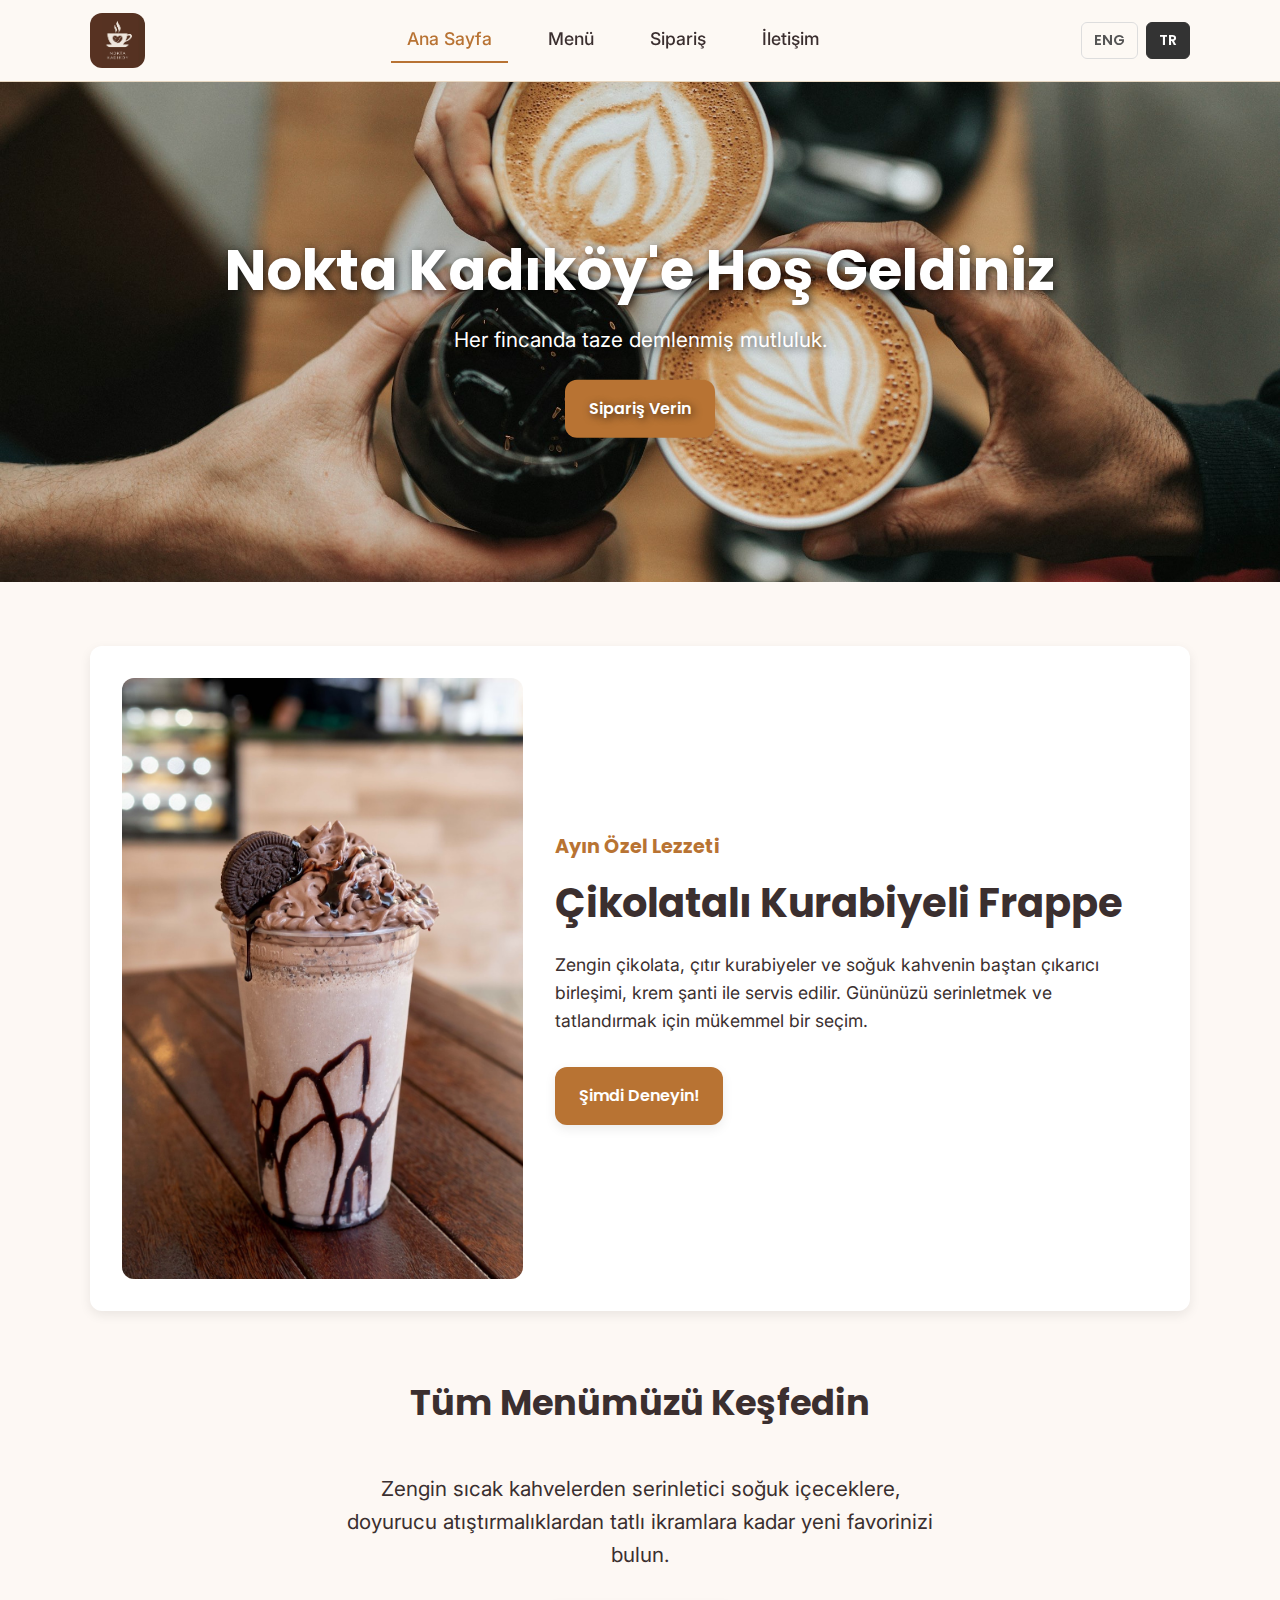
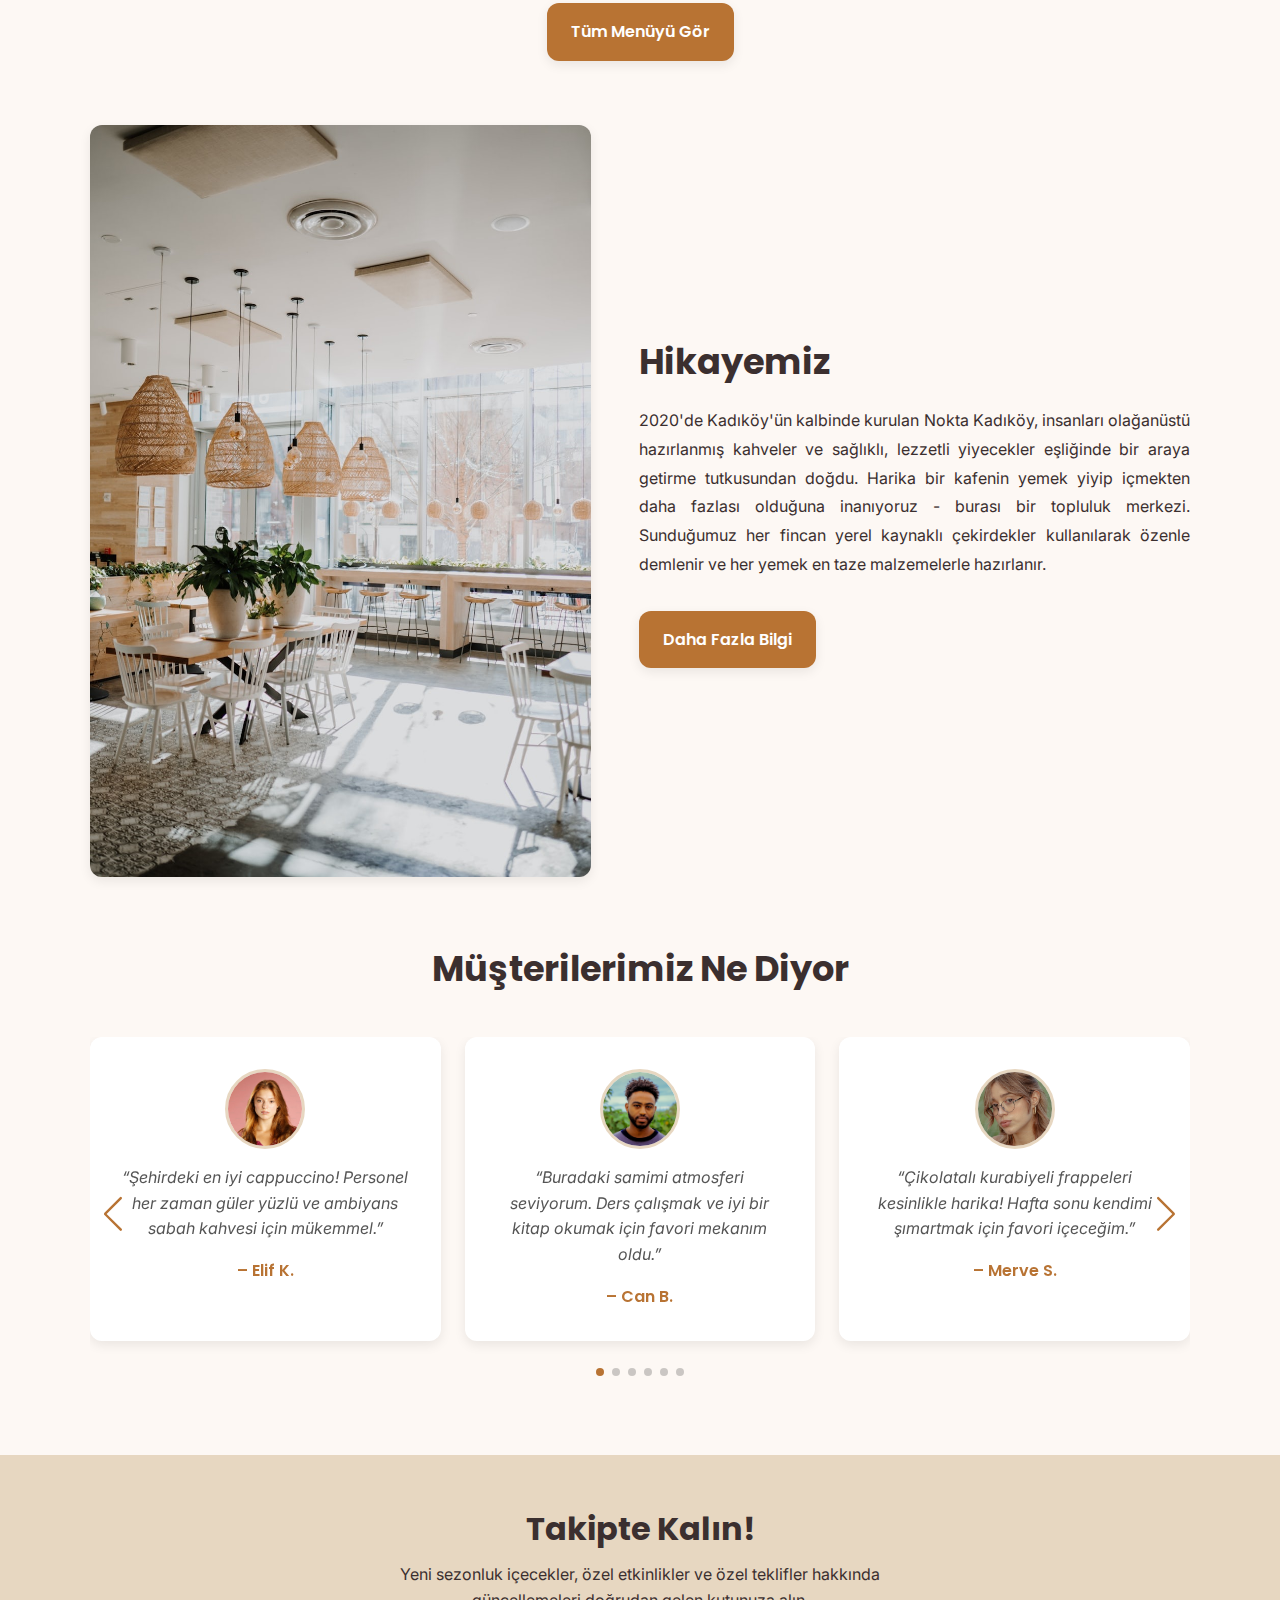
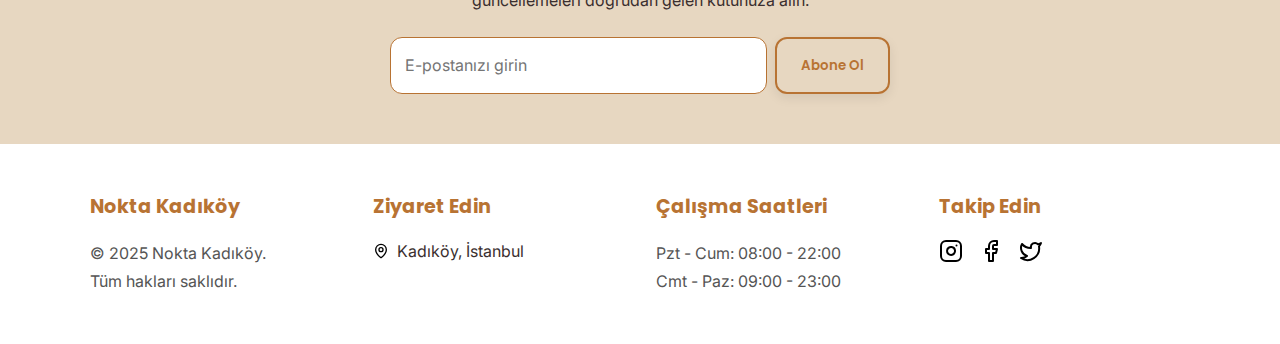
<file: index-tr.html>
<!DOCTYPE html>
<html lang="tr">
<head>
    <meta charset="UTF-8" />
    <meta name="viewport" content="width=device-width, initial-scale=1.0" />
    <title>Nokta Kadıköy</title>
    <link rel="icon" href="assets/favicon.ico" type="image/x-icon">
    <link rel="stylesheet" href="https://cdn.jsdelivr.net/npm/swiper@11/swiper-bundle.min.css" />
    <link rel="stylesheet" href="styles.css" />
    <link rel="preconnect" href="https://fonts.googleapis.com" />
    <link rel="preconnect" href="https://fonts.gstatic.com" crossorigin />
    <link
      href="https://fonts.googleapis.com/css2?family=Inter:wght@400;500&family=Poppins:wght@600&display=swap"
      rel="stylesheet"
    />
</head>
<body>
  <header class="header">
    <div class="container header__container">
      <button class="hamburger-btn" aria-label="Menüyü aç/kapat" aria-expanded="false">
        <svg xmlns="http://www.w3.org/2000/svg" width="24" height="24" viewBox="0 0 24 24" fill="currentColor">
          <path d="M3 18h18v-2H3v2zm0-5h18v-2H3v2zm0-7v2h18V6H3z"/>
        </svg>
      </button>
      <a href="index-tr.html" class="logo-link">
        <img src="assets/logo-nokta-kadikoy.jpeg" alt="Nokta Kadıköy logo" class="logo" />
      </a>
      <nav class="nav">
        <ul class="nav__list">
          <li class="nav__item"><a href="index-tr.html" class="nav__link active">Ana Sayfa</a></li>
          <li class="nav__item"><a href="menu-tr.html" class="nav__link">Menü</a></li>
          <li class="nav__item"><a href="order-tr.html" class="nav__link">Sipariş</a></li>
          <li class="nav__item"><a href="contact-tr.html" class="nav__link">İletişim</a></li>
        </ul>
      </nav>
      <div class="lang-switcher">
        <a href="index.html" class="lang-btn">ENG</a>
        <a href="index-tr.html" class="lang-btn active">TR</a>
      </div>
    </div>
  </header>

  <section class="hero">
    <img src="assets/coffee-hero.jpeg" alt="Kahve fincanları" class="hero__img" />
    <div class="hero__content">
      <h1 class="title">Nokta Kadıköy'e Hoş Geldiniz</h1>
      <p class="subtitle">Her fincanda taze demlenmiş mutluluk.</p>
      <a href="order-tr.html" class="btn">Sipariş Verin</a>
    </div>
  </section>

  <section class="container page-section featured box-style">
    <div class="featured__image-container">
        <img src="assets/frappe.jpeg" alt="Ayın Özel Lezzeti: Çikolatalı Kurabiyeli Frappe" class="featured__img">
    </div>
    <div class="featured__content">
        <h2 class="featured__title">Ayın Özel Lezzeti</h2>
        <h3 class="featured__name">Çikolatalı Kurabiyeli Frappe</h3>
        <p class="featured__description">
            Zengin çikolata, çıtır kurabiyeler ve soğuk kahvenin baştan çıkarıcı birleşimi, krem şanti ile servis edilir.
            Gününüzü serinletmek ve tatlandırmak için mükemmel bir seçim.
        </p>
        <a href="order-tr.html" class="btn">Şimdi Deneyin!</a>
    </div>
  </section>

  <main>
    
    <section class="container page-section" style="text-align: center;">
      <h2 class="section-title">Tüm Menümüzü Keşfedin</h2>
      <p class="subtitle" style="margin-bottom: 2rem; max-width: 600px; margin-left: auto; margin-right: auto;">
        Zengin sıcak kahvelerden serinletici soğuk içeceklere, doyurucu atıştırmalıklardan tatlı ikramlara kadar yeni favorinizi bulun.
      </p>
      <a href="menu-tr.html" class="btn">Tüm Menüyü Gör</a>
    </section>
    
    <section class="about container page-section">
      <div class="about__image">
        <img src="assets/cafe-interior.jpeg" alt="Nokta Kadıköy İç Mekan">
      </div>
      <div class="about__content">
        <h2 class="section-title">Hikayemiz</h2>
        <p>2020'de Kadıköy'ün kalbinde kurulan Nokta Kadıköy, insanları olağanüstü hazırlanmış kahveler ve sağlıklı, lezzetli yiyecekler eşliğinde bir araya getirme tutkusundan doğdu. Harika bir kafenin yemek yiyip içmekten daha fazlası olduğuna inanıyoruz - burası bir topluluk merkezi. Sunduğumuz her fincan yerel kaynaklı çekirdekler kullanılarak özenle demlenir ve her yemek en taze malzemelerle hazırlanır.</p>
        <a href="contact-tr.html" class="btn">Daha Fazla Bilgi</a>
      </div>
    </section>

    <section class="testimonials container page-section">
      <h2 class="section-title">Müşterilerimiz Ne Diyor</h2>
      
      <div class="swiper">
        <div class="swiper-wrapper">
          
          <article class="testimonial box-style swiper-slide">
            <img src="assets/customer-1.jpeg" alt="Müşteri fotoğrafı" class="testimonial__img">
            <p class="testimonial__text">“Şehirdeki en iyi cappuccino! Personel her zaman güler yüzlü ve ambiyans sabah kahvesi için mükemmel.”</p>
            <h4 class="testimonial__name">– Elif K.</h4>
          </article>
          
          <article class="testimonial box-style swiper-slide">
            <img src="assets/customer-2.jpeg" alt="Müşteri fotoğrafı" class="testimonial__img">
            <p class="testimonial__text">“Buradaki samimi atmosferi seviyorum. Ders çalışmak ve iyi bir kitap okumak için favori mekanım oldu.”</p>
            <h4 class="testimonial__name">– Can B.</h4>
          </article>
          
          <article class="testimonial box-style swiper-slide">
            <img src="assets/customer-3.jpeg" alt="Müşteri fotoğrafı" class="testimonial__img">
            <p class="testimonial__text">“Çikolatalı kurabiyeli frappeleri kesinlikle harika! Hafta sonu kendimi şımartmak için favori içeceğim.”</p>
            <h4 class="testimonial__name">– Merve S.</h4>
          </article>
          
          <article class="testimonial box-style swiper-slide">
            <img src="assets/customer-4.jpeg" alt="Müşteri fotoğrafı" class="testimonial__img">
            <p class="testimonial__text">“Avokado Tost'u mutlaka denenmeli. Mükemmel baharatlanmış ve her zaman taze. Bu benim favori Kadıköy mekanım!”</p>
            <h4 class="testimonial__name">– Ahmet Y.</h4>
          </article>

          <article class="testimonial box-style swiper-slide">
            <img src="assets/customer-5.jpeg" alt="Müşteri fotoğrafı" class="testimonial__img">
            <p class="testimonial__text">“Sakin, temiz ve Wi-Fi hızlı. Flat White güçlü ve lezzetli. Uzaktan çalışmak için şiddetle tavsiye ederim.”</p>
            <h4 class="testimonial__name">– Zeynep A.</h4>
          </article>

          <article class="testimonial box-style swiper-slide">
            <img src="assets/customer-6.jpeg" alt="Müşteri fotoğrafı" class="testimonial__img">
            <p class="testimonial__text">“San Sebastian Cheesecake'i denedik ve inanılmazdı. Çok kremamsı! Daha fazlası için kesinlikle geri döneceğiz.”</p>
            <h4 class="testimonial__name">– David & Sarah L.</h4>
          </article>

        </div>
        
        <div class="swiper-pagination"></div>
      
        <div class="swiper-button-prev"></div>
        <div class="swiper-button-next"></div>
      </div>
      
    </section>

  
  <section class="newsletter">
    <div class="container newsletter__content">
      <h2 class="newsletter__title">Takipte Kalın!</h2>
      <p>Yeni sezonluk içecekler, özel etkinlikler ve özel teklifler hakkında güncellemeleri doğrudan gelen kutunuza alın.</p>
      <form name="newsletter-tr" class="newsletter__form" action="/summary-tr.html" method="POST" data-netlify="true" netlify-honeypot="bot-field">
        <p class="hidden" style="display: none;">
          <label>Bu alanı doldurma: <input name="bot-field" /></label>
        </p>
        <input type="email" placeholder="E-postanızı girin" class="newsletter__input" required>
        <button type="submit" class="btn btn--accent">Abone Ol</button>
      </form>
    </div>
  </section>

  </main>

  <footer class="footer">
    <div class="container footer-layout">
        <div class="footer-col">
            <h4 class="footer-col__title">Nokta Kadıköy</h4>
            <p>© 2025 Nokta Kadıköy. <br> Tüm hakları saklıdır.</p>
        </div>
        <div class="footer-col">
            <h4 class="footer-col__title">Ziyaret Edin</h4>
            <a class="footer-location" href="https://www.google.com/maps/place/Caferağa,+Muvakkıthane+Cd.+No:35,+34744+Kadıköy%2Fİstanbul/@40.9899742,29.0239142,19z/data=!3m1!4b1!4m14!1m7!3m6!1s0x14cab9c1c9494b8d:0x965f9da3619a2669!2sCoffy+Kadikoy!8m2!3d40.9900468!4d29.0244025!16s%2Fg%2F11fp4sm3_d!3m5!1s0x14cab867c6d15faf:0xbc1bba41c4694fa5!8m2!3d40.9899742!4d29.0245579!16s%2Fg%2F11xs_7grj8?entry=ttu&g_ep=EgoyMDI1MTEwNS4wIKXMDSoASAFQAw%3D%3D" target="_blank" rel="noopener noreferrer">
                <img src="assets/location.svg" alt="Konum" class="footer-location__icon">
                <span>Kadıköy, İstanbul</span>
            </a>
        </div>
        <div class="footer-col">
            <h4 class="footer-col__title">Çalışma Saatleri</h4>
            <p>Pzt - Cum: 08:00 - 22:00<br>Cmt - Paz: 09:00 - 23:00</p>
        </div>
        <div class="footer-col">
            <h4 class="footer-col__title">Takip Edin</h4>
            <ul class="socials">
                <li><a href="https://www.instagram.com/" target="_blank" rel="noopener noreferrer"><img src="assets/instagram.svg" alt="Instagram" class="socials__icon"></a></li>
                <li><a href="https://www.facebook.com/" target="_blank" rel="noopener noreferrer"><img src="assets/facebook.svg" alt="Facebook" class="socials__icon"></a></li>
                <li><a href="https://www.twitter.com/" target="_blank" rel="noopener noreferrer"><img src="assets/twitter.svg" alt="Twitter" class="socials__icon"></a></li>
            </ul>
        </div>
    </div>
  </footer>

  <script src="https://cdn.jsdelivr.net/npm/swiper@11/swiper-bundle.min.js"></script>
  <script src="script.js" defer></script>

</body>
</html>
</file>
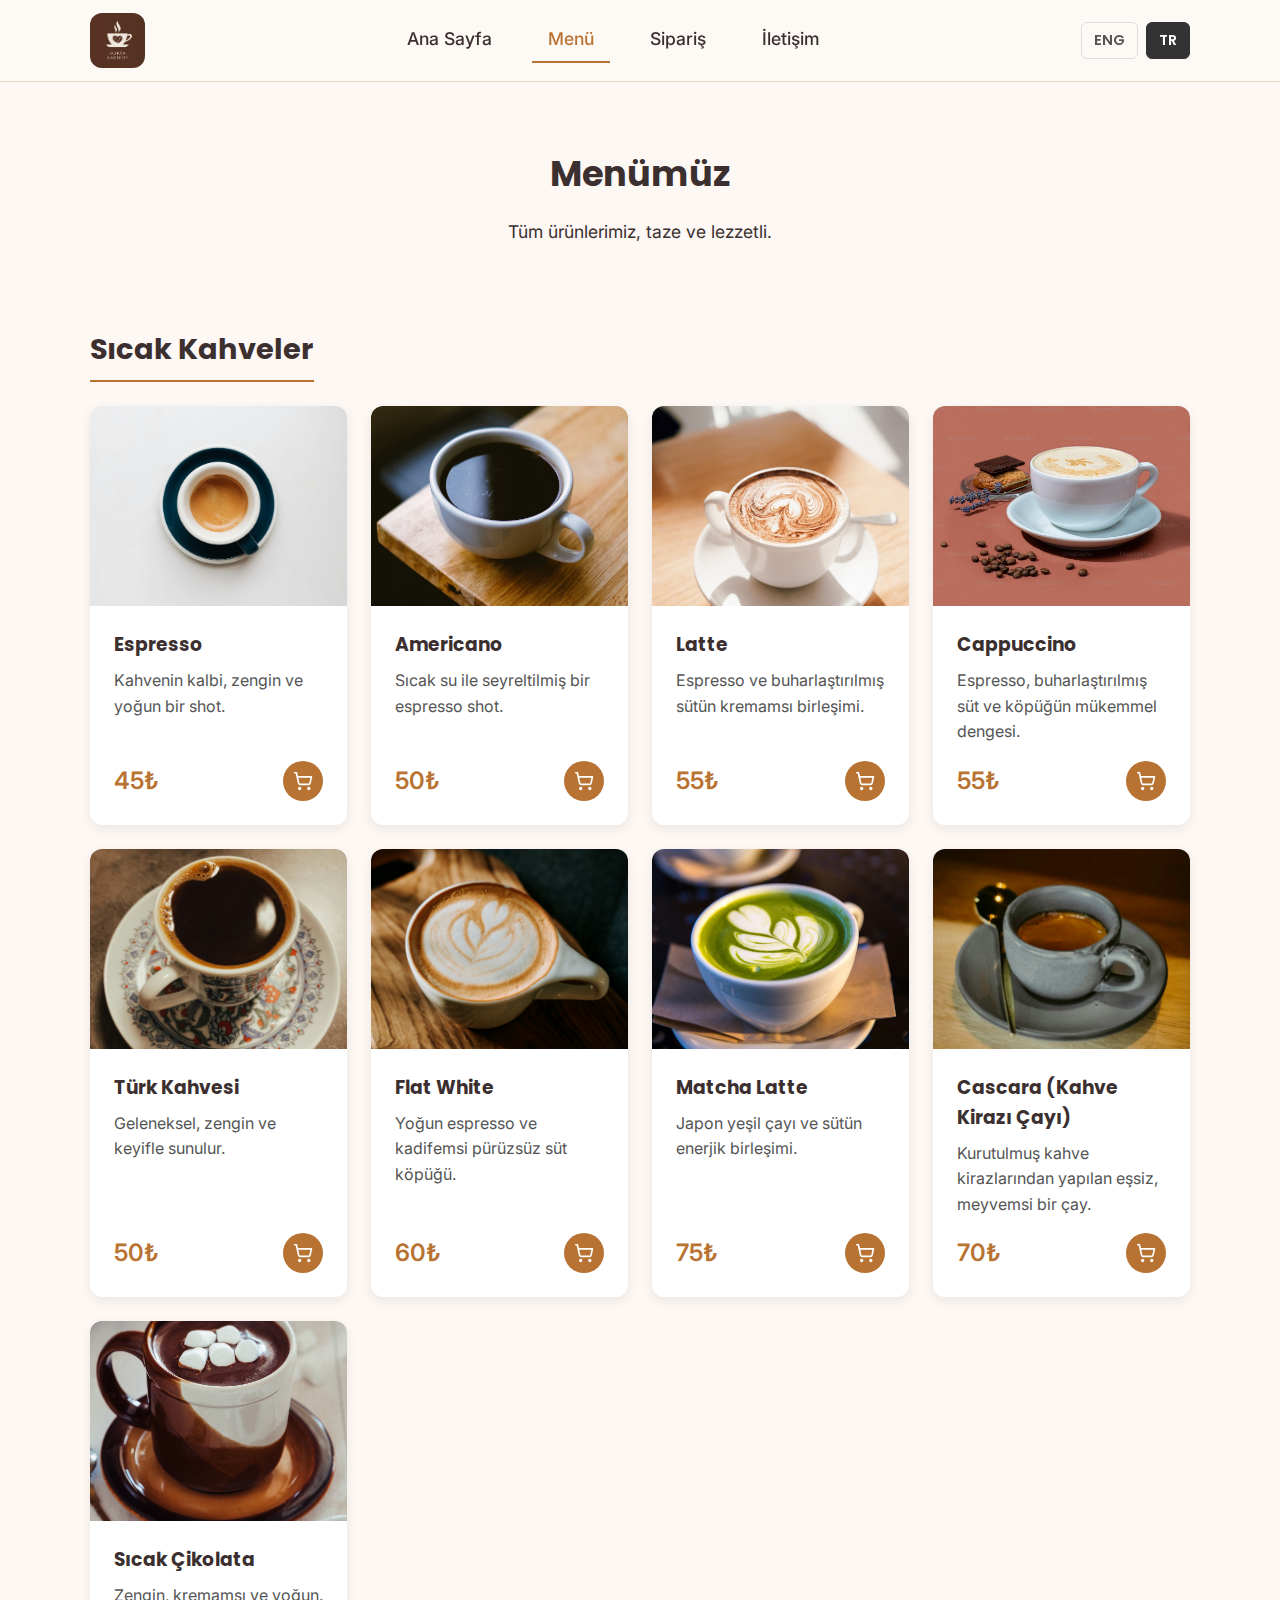
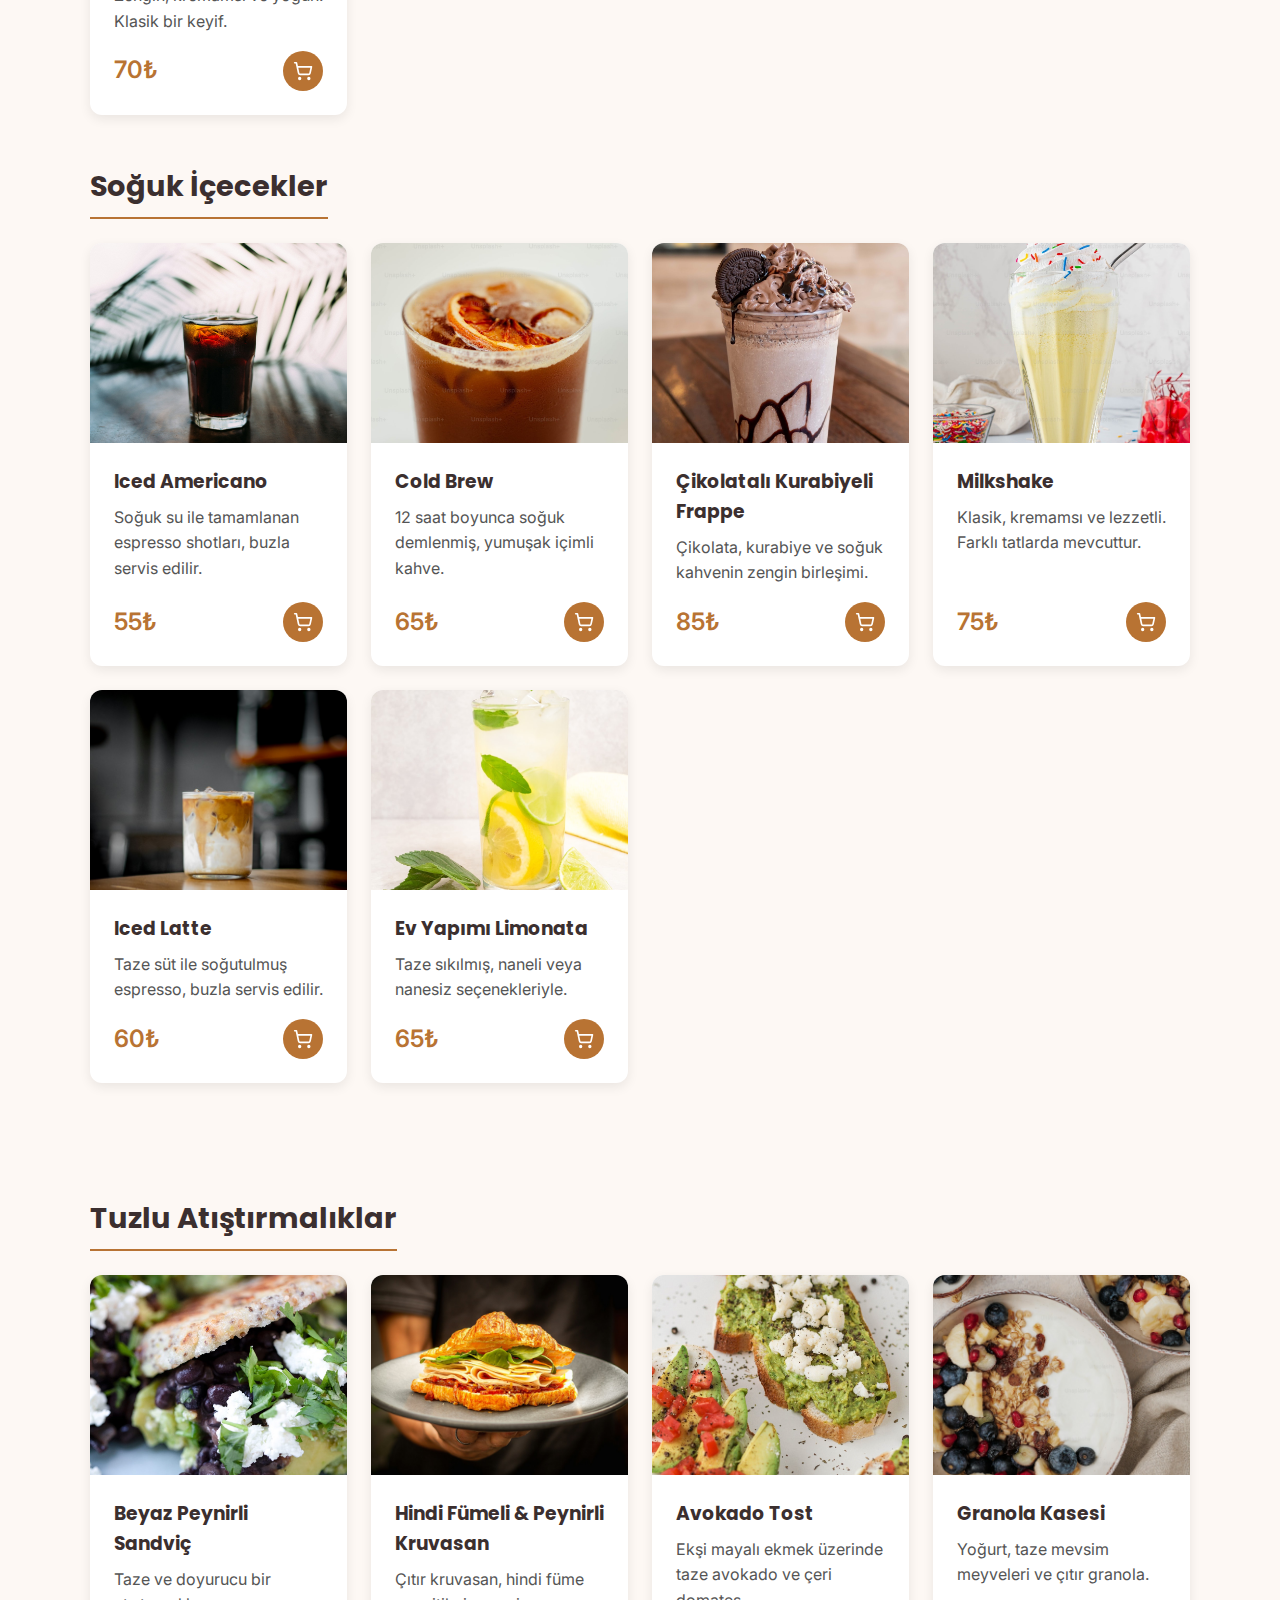
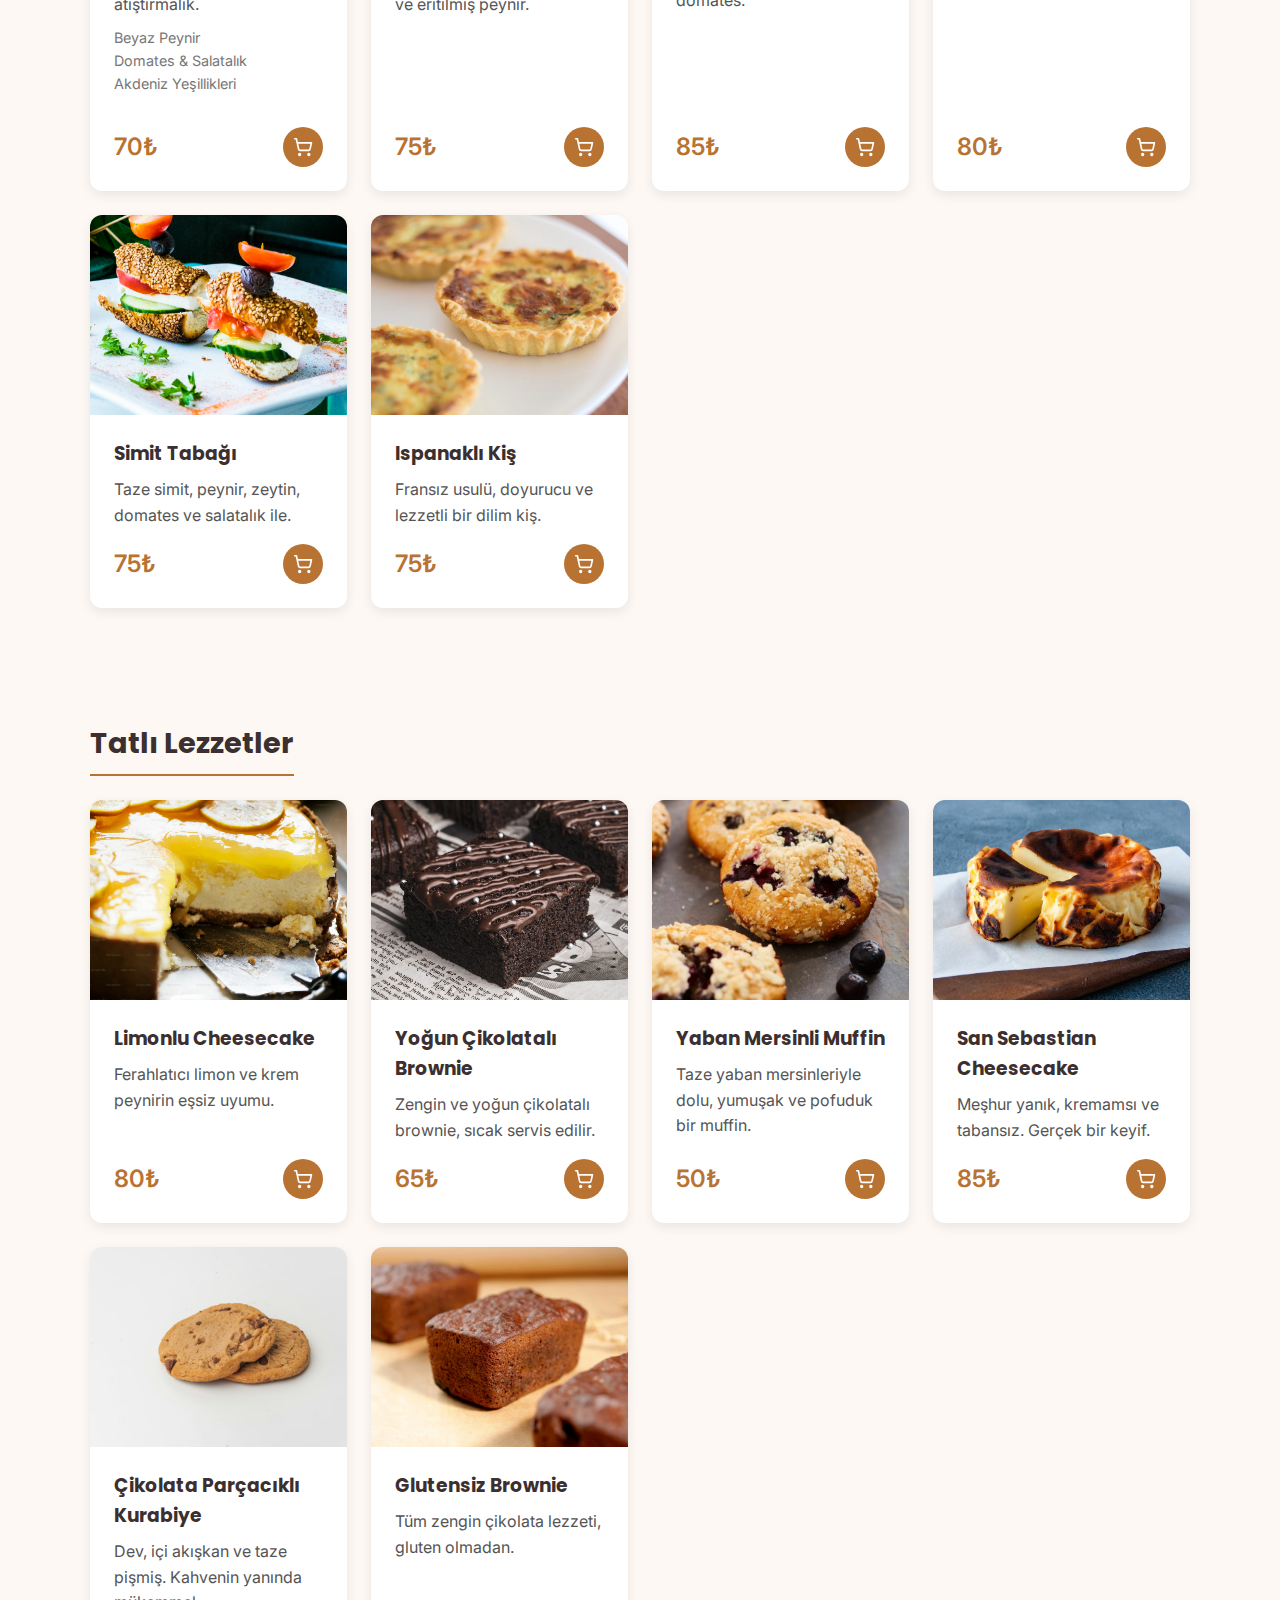
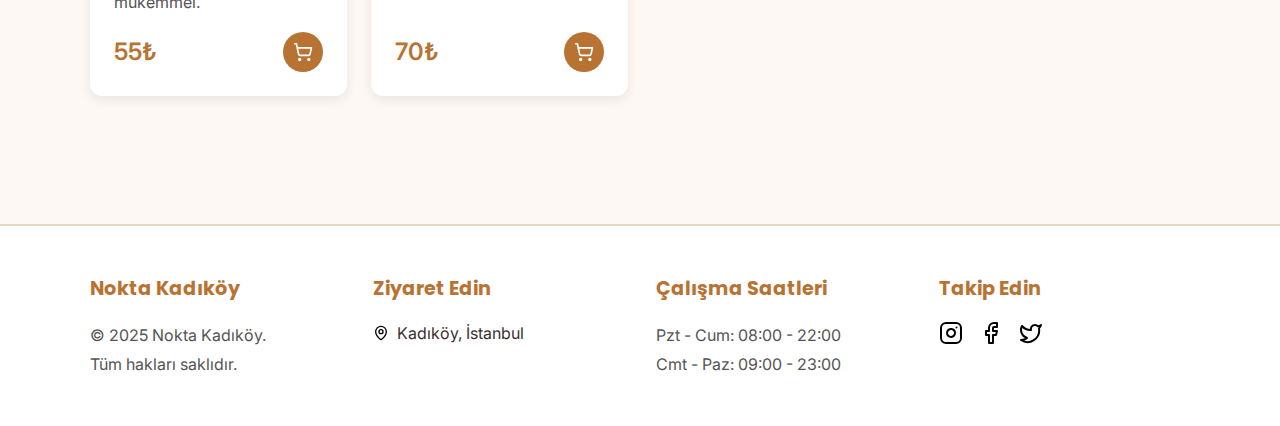
<file: menu-tr.html>
<!DOCTYPE html>
<html lang="tr">
<head>
    <meta charset="UTF-8" />
    <meta name="viewport" content="width=device-width, initial-scale=1.0" />
    <title>Menü - Nokta Kadıköy</title>
    <link rel="icon" href="assets/favicon.ico" type="image/x-icon">
    <link rel="stylesheet" href="https://cdn.jsdelivr.net/npm/swiper@11/swiper-bundle.min.css" />
    <link rel="stylesheet" href="styles.css" />
    <link rel="preconnect" href="https://fonts.googleapis.com" />
    <link rel="preconnect" href="https://fonts.gstatic.com" crossorigin />
    <link
      href="https://fonts.googleapis.com/css2?family=Inter:wght@400;500&family=Poppins:wght@600&display=swap"
      rel="stylesheet"
    />
</head>
<body>
  <header class="header">
    <div class="container header__container">
      <button class="hamburger-btn" aria-label="Menüyü aç/kapat" aria-expanded="false">
        <svg xmlns="http://www.w3.org/2000/svg" width="24" height="24" viewBox="0 0 24 24" fill="currentColor">
          <path d="M3 18h18v-2H3v2zm0-5h18v-2H3v2zm0-7v2h18V6H3z"/>
        </svg>
      </button>
      <a href="index-tr.html" class="logo-link">
        <img src="assets/logo-nokta-kadikoy.jpeg" alt="Nokta Kadıköy logo" class="logo" />
      </a>
      <nav class="nav">
        <ul class="nav__list">
          <li class="nav__item"><a href="index-tr.html" class="nav__link">Ana Sayfa</a></li>
          <li class="nav__item"><a href="menu-tr.html" class="nav__link active">Menü</a></li>
          <li class="nav__item"><a href="order-tr.html" class="nav__link">Sipariş</a></li>
          <li class="nav__item"><a href="contact-tr.html" class="nav__link">İletişim</a></li>
        </ul>
      </nav>
      <div class="lang-switcher">
        <a href="menu.html" class="lang-btn">ENG</a>
        <a href="menu-tr.html" class="lang-btn active">TR</a>
      </div>
    </div>
  </header>

  <main class="container page-content">
    
    <section class="menu page-section">
      <h2 class="section-title">Menümüz</h2>
      <p class="section-subtitle">Tüm ürünlerimiz, taze ve lezzetli.</p>  
      <h3 class="menu-subtitle">Sıcak Kahveler</h3>
      <div class="menu__grid">
        <article class="card box-style">
          <img src="assets/espresso.jpeg" alt="Espresso" class="card__img" />
          <div class="card__content">
            <h3 class="card__title">Espresso</h3>
            <p class="card__description">Kahvenin kalbi, zengin ve yoğun bir shot.</p>
            <div class="card__footer">
              <p class="card__price">45₺</p>
              <a href="order-tr.html" class="card__action-button"><img src="assets/cart.svg" alt="Sepete ekle"></a>
            </div>
          </div>
        </article>
        <article class="card box-style">
          <img src="assets/americano.jpeg" alt="Americano" class="card__img" />
          <div class="card__content">
            <h3 class="card__title">Americano</h3>
            <p class="card__description">Sıcak su ile seyreltilmiş bir espresso shot.</p>
            <div class="card__footer">
              <p class="card__price">50₺</p>
              <a href="order-tr.html" class="card__action-button"><img src="assets/cart.svg" alt="Sepete ekle"></a>
            </div>
          </div>
        </article>
        <article class="card box-style">
            <img src="assets/latte.jpeg" alt="Latte" class="card__img" />
            <div class="card__content">
              <h3 class="card__title">Latte</h3>
              <p class="card__description">Espresso ve buharlaştırılmış sütün kremamsı birleşimi.</p>
              <div class="card__footer">
                <p class="card__price">55₺</p>
                <a href="order-tr.html" class="card__action-button"><img src="assets/cart.svg" alt="Sepete ekle"></a>
              </div>
            </div>
        </article>
        <article class="card box-style">
            <img src="assets/cappuccino.jpeg" alt="Cappuccino" class="card__img" />
            <div class="card__content">
              <h3 class="card__title">Cappuccino</h3>
              <p class="card__description">Espresso, buharlaştırılmış süt ve köpüğün mükemmel dengesi.</p>
              <div class="card__footer">
                <p class="card__price">55₺</p>
                <a href="order-tr.html" class="card__action-button"><img src="assets/cart.svg" alt="Sepete ekle"></a>
              </div>
            </div>
        </article>
        <article class="card box-style">
            <img src="assets/turkish.jpeg" alt="Türk Kahvesi" class="card__img" />
            <div class="card__content">
              <h3 class="card__title">Türk Kahvesi</h3>
              <p class="card__description">Geleneksel, zengin ve keyifle sunulur.</p>
              <div class="card__footer">
                <p class="card__price">50₺</p>
                <a href="order-tr.html" class="card__action-button"><img src="assets/cart.svg" alt="Sepete ekle"></a>
              </div>
            </div>
        </article>
        <article class="card box-style">
            <img src="assets/flat-white.jpeg" alt="Flat White" class="card__img" />
            <div class="card__content">
              <h3 class="card__title">Flat White</h3>
              <p class="card__description">Yoğun espresso ve kadifemsi pürüzsüz süt köpüğü.</p>
              <div class="card__footer">
                <p class="card__price">60₺</p>
                <a href="order-tr.html" class="card__action-button"><img src="assets/cart.svg" alt="Sepete ekle"></a>
              </div>
            </div>
        </article>
        <article class="card box-style">
            <img src="assets/matcha-latte.jpeg" alt="Matcha Latte" class="card__img" />
            <div class="card__content">
              <h3 class="card__title">Matcha Latte</h3>
              <p class="card__description">Japon yeşil çayı ve sütün enerjik birleşimi.</p>
              <div class="card__footer">
                <p class="card__price">75₺</p>
                <a href="order-tr.html" class="card__action-button"><img src="assets/cart.svg" alt="Sepete ekle"></a>
              </div>
            </div>
        </article>
        <article class="card box-style">
            <img src="assets/cascara.jpeg" alt="Cascara (Kahve Kirazı Çayı)" class="card__img" />
            <div class="card__content">
              <h3 class="card__title">Cascara (Kahve Kirazı Çayı)</h3>
              <p class="card__description">Kurutulmuş kahve kirazlarından yapılan eşsiz, meyvemsi bir çay.</p>
              <div class="card__footer">
                <p class="card__price">70₺</p>
                <a href="order-tr.html" class="card__action-button"><img src="assets/cart.svg" alt="Sepete ekle"></a>
              </div>
            </div>
        </article>
        <article class="card box-style">
            <img src="assets/hot-chocolate.jpeg" alt="Sıcak Çikolata" class="card__img" />
            <div class="card__content">
              <h3 class="card__title">Sıcak Çikolata</h3>
              <p class="card__description">Zengin, kremamsı ve yoğun. Klasik bir keyif.</p>
              <div class="card__footer">
                <p class="card__price">70₺</p>
                <a href="order-tr.html" class="card__action-button"><img src="assets/cart.svg" alt="Sepete ekle"></a>
              </div>
              </div>
         </article>   
      </div>
      
      <h3 class="menu-subtitle">Soğuk İçecekler</h3>
       <div class="menu__grid">
         <article class="card box-style">
            <img src="assets/cold-americano.jpeg" alt="Iced Americano" class="card__img" />
            <div class="card__content">
              <h3 class="card__title">Iced Americano</h3>
              <p class="card__description">Soğuk su ile tamamlanan espresso shotları, buzla servis edilir.</p>
              <div class="card__footer">
                <p class="card__price">55₺</p>
                <a href="order-tr.html" class="card__action-button"><img src="assets/cart.svg" alt="Sepete ekle"></a>
              </div>
            </div>
        </article>
        <article class="card box-style">
            <img src="assets/cold-brew.jpeg" alt="Cold Brew" class="card__img" />
            <div class="card__content">
              <h3 class="card__title">Cold Brew</h3>
              <p class="card__description">12 saat boyunca soğuk demlenmiş, yumuşak içimli kahve.</p>
              <div class="card__footer">
                <p class="card__price">65₺</p>
                <a href="order-tr.html" class="card__action-button"><img src="assets/cart.svg" alt="Sepete ekle"></a>
              </div>
            </div>
        </article>
        <article class="card box-style">
            <img src="assets/frappe.jpeg" alt="Çikolatalı Kurabiyeli Frappe" class="card__img" />
            <div class="card__content">
              <h3 class="card__title">Çikolatalı Kurabiyeli Frappe</h3>
              <p class="card__description">Çikolata, kurabiye ve soğuk kahvenin zengin birleşimi.</p>
              <div class="card__footer">
                <p class="card__price">85₺</p>
                <a href="order-tr.html" class="card__action-button"><img src="assets/cart.svg" alt="Sepete ekle"></a>
              </div>
            </div>
        </article>
        <article class="card box-style">
            <img src="assets/milkshake.jpeg" alt="Milkshake" class="card__img" />
            <div class="card__content">
              <h3 class="card__title">Milkshake</h3>
              <p class="card__description">Klasik, kremamsı ve lezzetli. Farklı tatlarda mevcuttur.</p>
              <div class="card__footer">
                <p class="card__price">75₺</p>
                <a href="order-tr.html" class="card__action-button"><img src="assets/cart.svg" alt="Sepete ekle"></a>
              </div>
            </div>
        </article>
        <article class="card box-style">
            <img src="assets/iced-latte.jpeg" alt="Iced Latte" class="card__img" />
            <div class="card__content">
              <h3 class="card__title">Iced Latte</h3>
              <p class="card__description">Taze süt ile soğutulmuş espresso, buzla servis edilir.</p>
              <div class="card__footer">
                <p class="card__price">60₺</p>
                <a href="order-tr.html" class="card__action-button"><img src="assets/cart.svg" alt="Sepete ekle"></a>
              </div>
            </div>
        </article>
        <article class="card box-style">
            <img src="assets/lemonade.jpeg" alt="Ev Yapımı Limonata" class="card__img" />
            <div class="card__content">
              <h3 class="card__title">Ev Yapımı Limonata</h3>
              <p class="card__description">Taze sıkılmış, naneli veya nanesiz seçenekleriyle.</p>
              <div class="card__footer">
                <p class="card__price">65₺</p>
                <a href="order-tr.html" class="card__action-button"><img src="assets/cart.svg" alt="Sepete ekle"></a>
              </div>
            </div>
        </article>
    
      </div>
    </section>

    <section class="menu page-section">
      <h3 class="menu-subtitle">Tuzlu Atıştırmalıklar</h3>
      <div class="menu__grid">
          <article class="card box-style">
              <img src="assets/sandwich.jpeg" alt="Beyaz Peynirli Sandviç" class="card__img" />
              <div class="card__content">
                  <h3 class="card__title">Beyaz Peynirli Sandviç</h3>
                  <p class="card__description">Taze ve doyurucu bir atıştırmalık.</p>
                  <ul class="card__ingredients">
                      <li>Beyaz Peynir</li>
                      <li>Domates & Salatalık</li>
                      <li>Akdeniz Yeşillikleri</li>
                  </ul>
                  <div class="card__footer">
                    <p class="card__price">70₺</p>
                    <a href="order-tr.html" class="card__action-button"><img src="assets/cart.svg" alt="Sepete ekle"></a>
                  </div>
              </div>
          </article>
          <article class="card box-style">
              <img src="assets/croissant.jpeg" alt="Hindi Fümeli & Peynirli Kruvasan" class="card__img" />
              <div class="card__content">
                  <h3 class="card__title">Hindi Fümeli & Peynirli Kruvasan</h3>
                  <p class="card__description">Çıtır kruvasan, hindi füme ve eritilmiş peynir.</p>
                  <div class="card__footer">
                    <p class="card__price">75₺</p>
                    <a href="order-tr.html" class="card__action-button"><img src="assets/cart.svg" alt="Sepete ekle"></a>
                  </div>
              </div>
          </article>
          <article class="card box-style">
              <img src="assets/avocado-toast.jpeg" alt="Avokado Tost" class="card__img" />
              <div class="card__content">
                  <h3 class="card__title">Avokado Tost</h3>
                  <p class="card__description">Ekşi mayalı ekmek üzerinde taze avokado ve çeri domates.</p>
                  <div class="card__footer">
                    <p class="card__price">85₺</p>
                    <a href="order-tr.html" class="card__action-button"><img src="assets/cart.svg" alt="Sepete ekle"></a>
                  </div>
              </div>
          </article>
          <article class="card box-style">
              <img src="assets/bowl.jpeg" alt="Granola Kasesi" class="card__img" />
              <div class="card__content">
                  <h3 class="card__title">Granola Kasesi</h3>
                  <p class="card__description">Yoğurt, taze mevsim meyveleri ve çıtır granola.</p>
                  <div class="card__footer">
                    <p class="card__price">80₺</p>
                    <a href="order-tr.html" class="card__action-button"><img src="assets/cart.svg" alt="Sepete ekle"></a>
                  </div>
              </div>
          </article>
          <article class="card box-style">
              <img src="assets/simit.jpeg" alt="Simit Tabağı" class="card__img" />
              <div class="card__content">
                  <h3 class="card__title">Simit Tabağı</h3>
                  <p class="card__description">Taze simit, peynir, zeytin, domates ve salatalık ile.</p>
                  <div class="card__footer">
                    <p class="card__price">75₺</p>
                    <a href="order-tr.html" class="card__action-button"><img src="assets/cart.svg" alt="Sepete ekle"></a>
                  </div>
              </div>
          </article>
          <article class="card box-style">
              <img src="assets/quiche.jpeg" alt="Ispanaklı Kiş" class="card__img" />
              <div class="card__content">
                  <h3 class="card__title">Ispanaklı Kiş</h3>
                  <p class="card__description">Fransız usulü, doyurucu ve lezzetli bir dilim kiş.</p>
                  <div class="card__footer">
                    <p class="card__price">75₺</p>
                    <a href="order-tr.html" class="card__action-button"><img src="assets/cart.svg" alt="Sepete ekle"></a>
                  </div>
              </div>
          </article>
      </div>
    </section>
    
    <section class="menu page-section">
      <h3 class="menu-subtitle">Tatlı Lezzetler</h3>
      <div class="menu__grid">
          <article class="card box-style">
              <img src="assets/cheesecake.jpeg" alt="Limonlu Cheesecake" class="card__img" />
              <div class="card__content">
                  <h3 class="card__title">Limonlu Cheesecake</h3>
                  <p class="card__description">Ferahlatıcı limon ve krem peynirin eşsiz uyumu.</p>
                  <div class="card__footer">
                    <p class="card__price">80₺</p>
                    <a href="order-tr.html" class="card__action-button"><img src="assets/cart.svg" alt="Sepete ekle"></a>
                  </div>
              </div>
          </article>
          <article class="card box-style">
              <img src="assets/brownie-2.jpeg" alt="Yoğun Çikolatalı Brownie" class="card__img" />
              <div class="card__content">
                  <h3 class="card__title">Yoğun Çikolatalı Brownie</h3>
                  <p class="card__description">Zengin ve yoğun çikolatalı brownie, sıcak servis edilir.</p>
                  <div class="card__footer">
                    <p class="card__price">65₺</p>
                    <a href="order-tr.html" class="card__action-button"><img src="assets/cart.svg" alt="Sepete ekle"></a>
                  </div>
              </div>
          </article>
          <article class="card box-style">
              <img src="assets/muffin.jpeg" alt="Yaban Mersinli Muffin" class="card__img" />
              <div class="card__content">
                  <h3 class="card__title">Yaban Mersinli Muffin</h3>
                  <p class="card__description">Taze yaban mersinleriyle dolu, yumuşak ve pofuduk bir muffin.</p>
                  <div class="card__footer">
                    <p class="card__price">50₺</p>
                    <a href="order-tr.html" class="card__action-button"><img src="assets/cart.svg" alt="Sepete ekle"></a>
                  </div>
              </div>
          </article>
          <article class="card box-style">
              <img src="assets/basque.jpeg" alt="San Sebastian Cheesecake" class="card__img" />
              <div class="card__content">
                  <h3 class="card__title">San Sebastian Cheesecake</h3>
                  <p class="card__description">Meşhur yanık, kremamsı ve tabansız. Gerçek bir keyif.</p>
                  <div class="card__footer">
                    <p class="card__price">85₺</p>
                    <a href="order-tr.html" class="card__action-button"><img src="assets/cart.svg" alt="Sepete ekle"></a>
                  </div>
              </div>
          </article>
           <article class="card box-style">
              <img src="assets/cookie.jpeg" alt="Çikolata Parçacıklı Kurabiye" class="card__img" />
              <div class="card__content">
                  <h3 class="card__title">Çikolata Parçacıklı Kurabiye</h3>
                  <p class="card__description">Dev, içi akışkan ve taze pişmiş. Kahvenin yanında mükemmel.</p>
                  <div class="card__footer">
                    <p class="card__price">55₺</p>
                    <a href="order-tr.html" class="card__action-button"><img src="assets/cart.svg" alt="Sepete ekle"></a>
                  </div>
              </div>
          </article>
           <article class="card box-style">
              <img src="assets/brownie.jpeg" alt="Glutensiz Brownie" class="card__img" />
              <div class="card__content">
                  <h3 class="card__title">Glutensiz Brownie</h3>
                  <p class="card__description">Tüm zengin çikolata lezzeti, gluten olmadan.</p>
                  <div class="card__footer">
                    <p class="card__price">70₺</p>
                    <a href="order-tr.html" class="card__action-button"><img src="assets/cart.svg" alt="Sepete ekle"></a>
                  </div>
              </div>
          </article>
      </div>
    </section>

    </main>

  <footer class="footer">
    <div class="container footer-layout">
        <div class="footer-col">
            <h4 class="footer-col__title">Nokta Kadıköy</h4>
            <p>© 2025 Nokta Kadıköy. <br> Tüm hakları saklıdır.</p>
        </div>
        <div class="footer-col">
            <h4 class="footer-col__title">Ziyaret Edin</h4>
            <a class="footer-location" href="https://www.google.com/maps/place/Caferağa,+Muvakkıthane+Cd.+No:35,+34744+Kadıköy%2Fİstanbul/@40.9899742,29.0239142,19z/data=!3m1!4b1!4m14!1m7!3m6!1s0x14cab9c1c9494b8d:0x965f9da3619a2669!2sCoffy+Kadikoy!8m2!3d40.9900468!4d29.0244025!16s%2Fg%2F11fp4sm3_d!3m5!1s0x14cab867c6d15faf:0xbc1bba41c4694fa5!8m2!3d40.9899742!4d29.0245579!16s%2Fg%2F11xs_7grj8?entry=ttu&g_ep=EgoyMDI1MTEwNS4wIKXMDSoASAFQAw%3D%3D" target="_blank" rel="noopener noreferrer">
                <img src="assets/location.svg" alt="Konum" class="footer-location__icon">
                <span>Kadıköy, İstanbul</span>
            </a>
        </div>
        <div class="footer-col">
            <h4 class="footer-col__title">Çalışma Saatleri</h4>
            <p>Pzt - Cum: 08:00 - 22:00<br>Cmt - Paz: 09:00 - 23:00</p>
        </div>
        <div class="footer-col">
            <h4 class="footer-col__title">Takip Edin</h4>
            <ul class="socials">
                <li><a href="https://www.instagram.com/" target="_blank" rel="noopener noreferrer"><img src="assets/instagram.svg" alt="Instagram" class="socials__icon"></a></li>
                <li><a href="https://www.facebook.com/" target="_blank" rel="noopener noreferrer"><img src="assets/facebook.svg" alt="Facebook" class="socials__icon"></a></li>
                <li><a href="https://www.twitter.com/" target="_blank" rel="noopener noreferrer"><img src="assets/twitter.svg" alt="Twitter" class="socials__icon"></a></li>
            </ul>
        </div>
    </div>
  </footer>

  <script src="https://cdn.jsdelivr.net/npm/swiper@11/swiper-bundle.min.js"></script>
  <script src="script.js" defer></script>

</body>
</html>
</file>
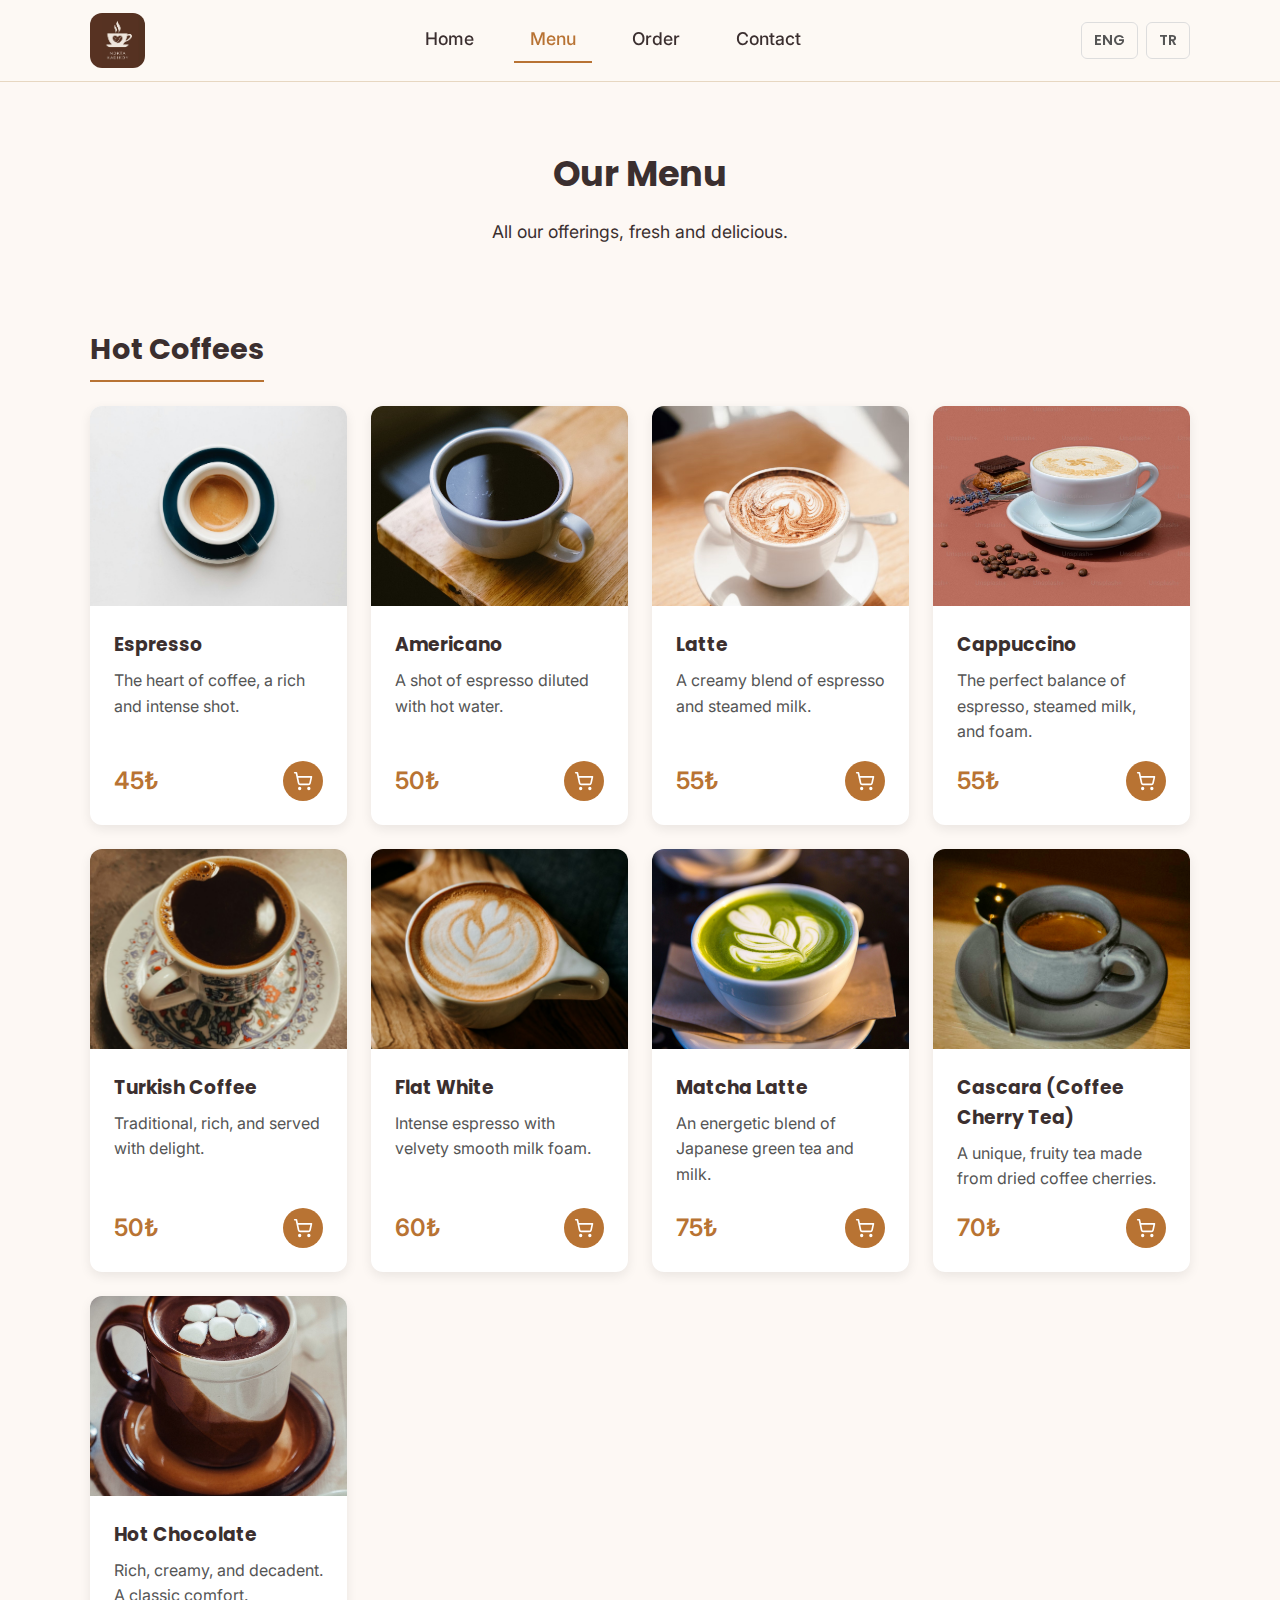
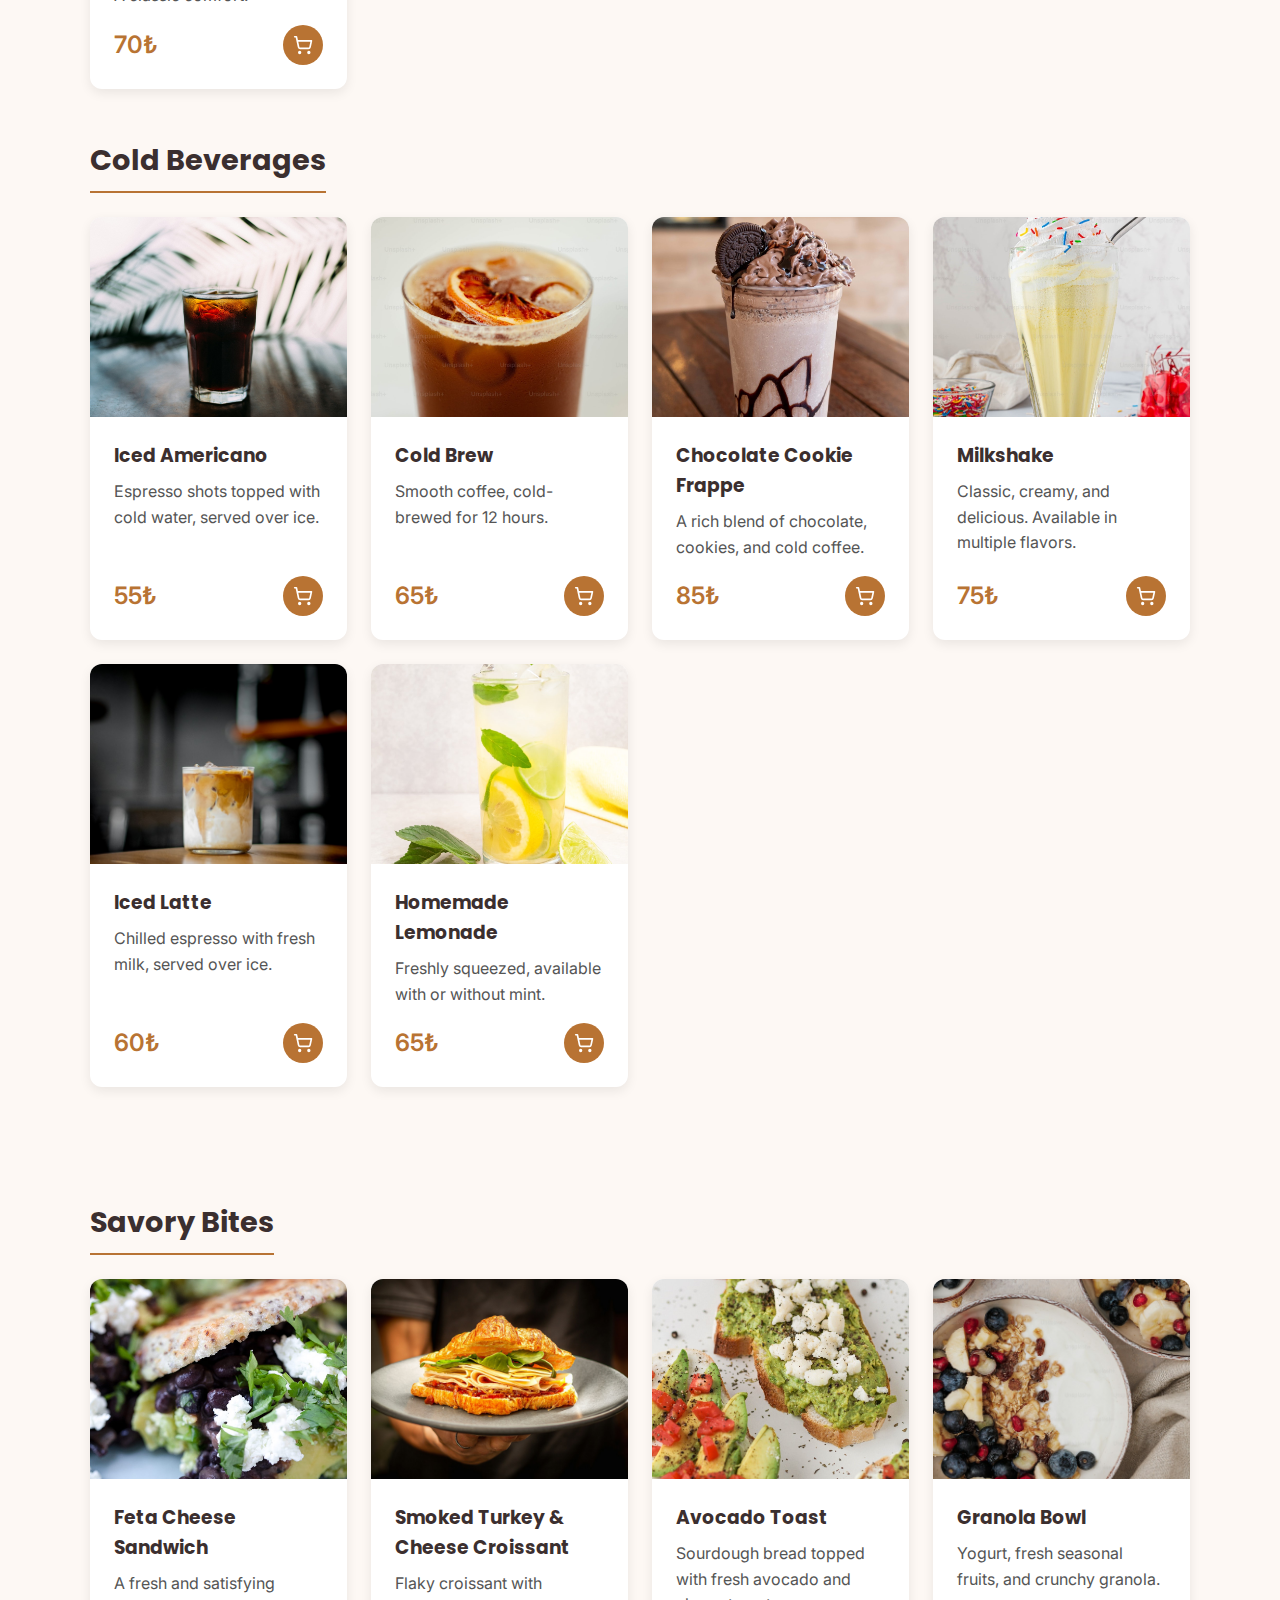
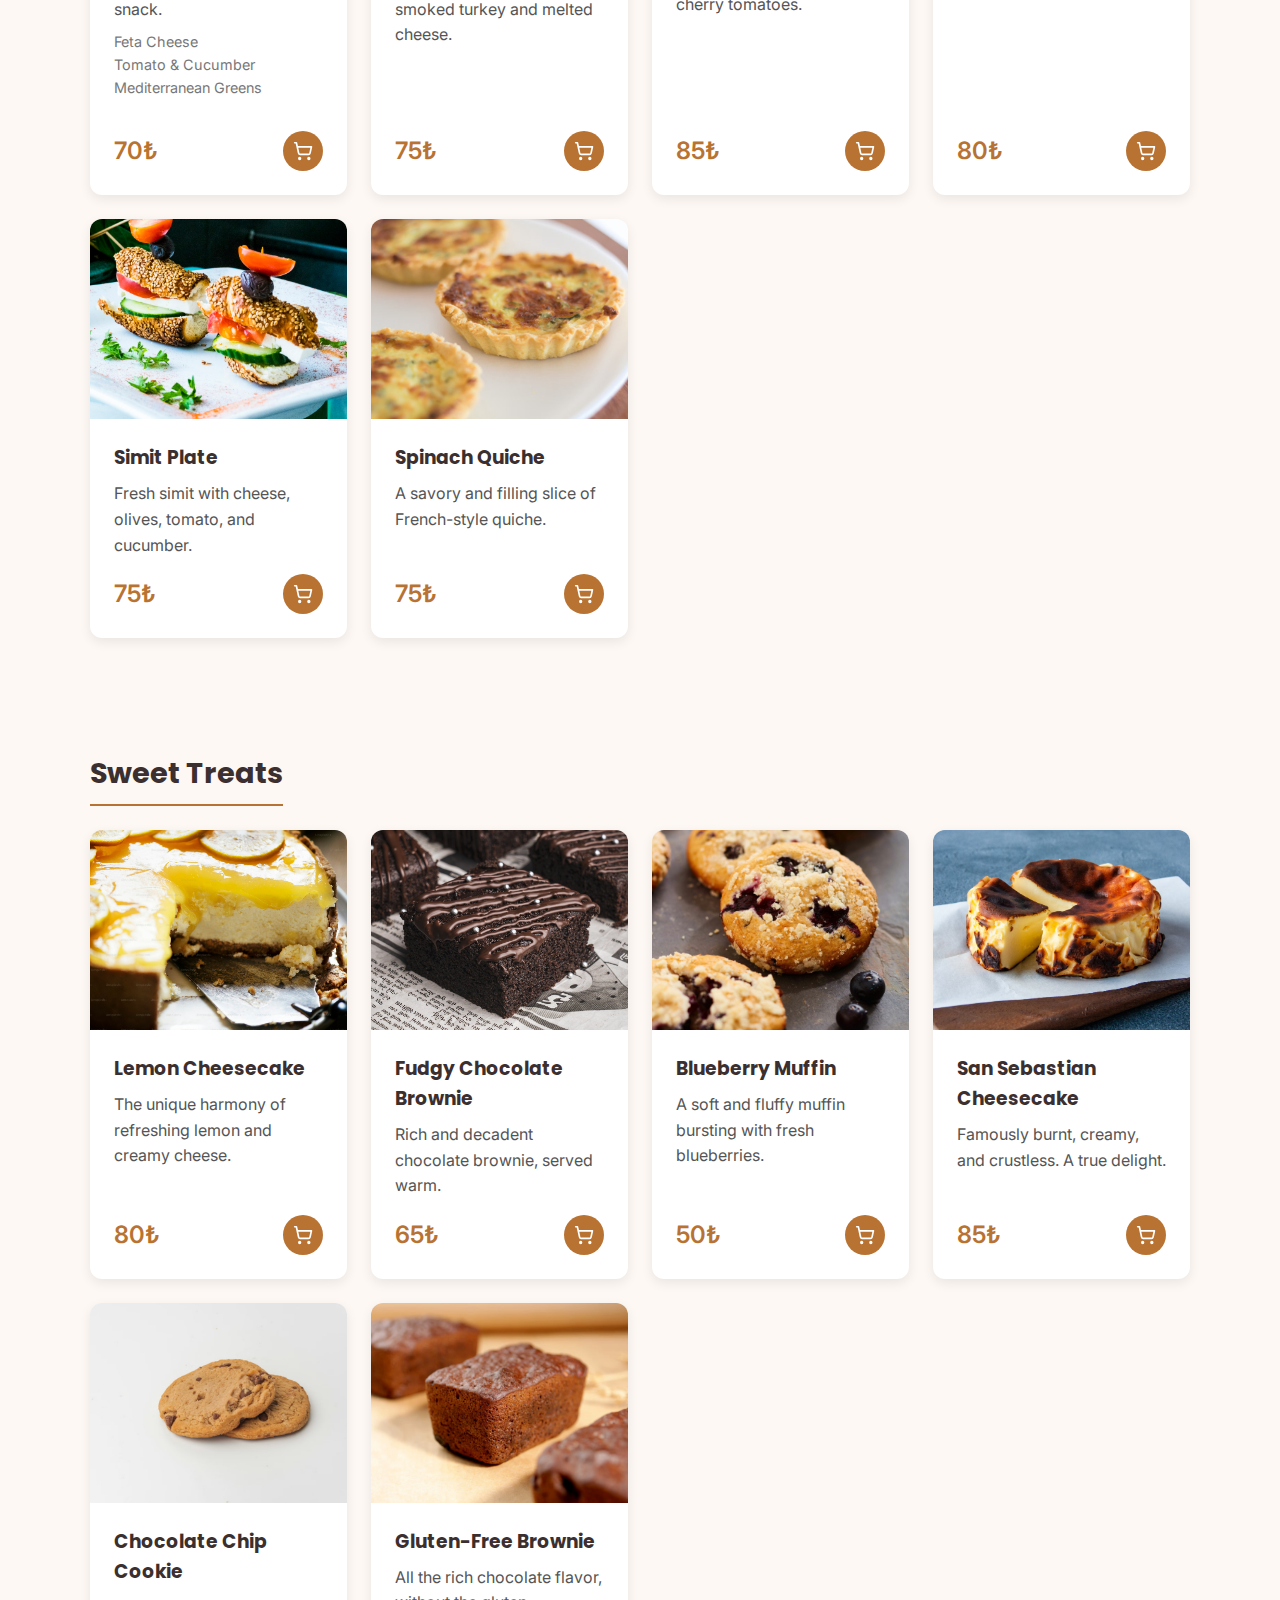
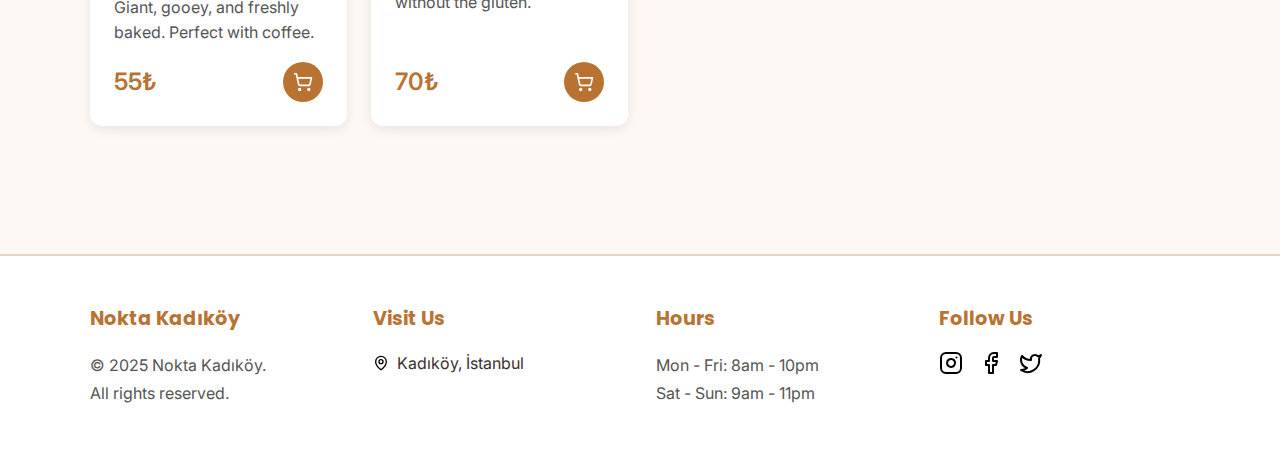
<file: menu.html>
<!DOCTYPE html>
<html lang="en">
<head>
    <meta charset="UTF-8" />
    <meta name="viewport" content="width=device-width, initial-scale=1.0" />
    <title>Menu - Nokta Kadıköy</title>
    <link rel="icon" href="assets/favicon.ico" type="image/x-icon">
    <link rel="stylesheet" href="https://cdn.jsdelivr.net/npm/swiper@11/swiper-bundle.min.css" />
    <link rel="stylesheet" href="styles.css" />
    <link rel="preconnect" href="https://fonts.googleapis.com" />
    <link rel="preconnect" href="https://fonts.gstatic.com" crossorigin />
    <link
      href="https://fonts.googleapis.com/css2?family=Inter:wght@400;500&family=Poppins:wght@600&display=swap"
      rel="stylesheet"
    />
</head>
<body>
  <header class="header">
    <div class="container header__container">
      <button class="hamburger-btn" aria-label="Menüyü aç/kapat" aria-expanded="false">
        <svg xmlns="http://www.w3.org/2000/svg" width="24" height="24" viewBox="0 0 24 24" fill="currentColor">
          <path d="M3 18h18v-2H3v2zm0-5h18v-2H3v2zm0-7v2h18V6H3z"/>
        </svg>
      </button>
      <a href="index.html" class="logo-link">
        <img src="assets/logo-nokta-kadikoy.jpeg" alt="Nokta Kadıköy logo" class="logo" />
      </a>
      <nav class="nav">
        <ul class="nav__list">
          <li class="nav__item"><a href="index.html" class="nav__link">Home</a></li>
          <li class="nav__item"><a href="menu.html" class="nav__link active">Menu</a></li>
          <li class="nav__item"><a href="order.html" class="nav__link">Order</a></li>
          <li class="nav__item"><a href="contact.html" class="nav__link">Contact</a></li>
        </ul>
      </nav>
      <div class="lang-switcher">
        <a href="index.html" class="lang-btn">ENG</a>
        <a href="index-tr.html" class="lang-btn">TR</a>
      </div>
    </div>
  </header>

  <main class="container page-content">
    
    <section class="menu page-section">
      <h2 class="section-title">Our Menu</h2>
      <p class="section-subtitle">All our offerings, fresh and delicious.</p>  
      <h3 class="menu-subtitle">Hot Coffees</h3>
      <div class="menu__grid">
        <article class="card box-style">
          <img src="assets/espresso.jpeg" alt="Espresso" class="card__img" />
          <div class="card__content">
            <h3 class="card__title">Espresso</h3>
            <p class="card__description">The heart of coffee, a rich and intense shot.</p>
            <div class="card__footer">
              <p class="card__price">45₺</p>
              <a href="order.html" class="card__action-button"><img src="assets/cart.svg" alt="Add to cart"></a>
            </div>
          </div>
        </article>
        <article class="card box-style">
          <img src="assets/americano.jpeg" alt="Americano" class="card__img" />
          <div class="card__content">
            <h3 class="card__title">Americano</h3>
            <p class="card__description">A shot of espresso diluted with hot water.</p>
            <div class="card__footer">
              <p class="card__price">50₺</p>
              <a href="order.html" class="card__action-button"><img src="assets/cart.svg" alt="Add to cart"></a>
            </div>
          </div>
        </article>
        <article class="card box-style">
            <img src="assets/latte.jpeg" alt="Latte" class="card__img" />
            <div class="card__content">
              <h3 class="card__title">Latte</h3>
              <p class="card__description">A creamy blend of espresso and steamed milk.</p>
              <div class="card__footer">
                <p class="card__price">55₺</p>
                <a href="order.html" class="card__action-button"><img src="assets/cart.svg" alt="Add to cart"></a>
              </div>
            </div>
        </article>
        <article class="card box-style">
            <img src="assets/cappuccino.jpeg" alt="Cappuccino" class="card__img" />
            <div class="card__content">
              <h3 class="card__title">Cappuccino</h3>
              <p class="card__description">The perfect balance of espresso, steamed milk, and foam.</p>
              <div class="card__footer">
                <p class="card__price">55₺</p>
                <a href="order.html" class="card__action-button"><img src="assets/cart.svg" alt="Add to cart"></a>
              </div>
            </div>
        </article>
        <article class="card box-style">
            <img src="assets/turkish.jpeg" alt="Turkish Coffee" class="card__img" />
            <div class="card__content">
              <h3 class="card__title">Turkish Coffee</h3>
              <p class="card__description">Traditional, rich, and served with delight.</p>
              <div class="card__footer">
                <p class="card__price">50₺</p>
                <a href="order.html" class="card__action-button"><img src="assets/cart.svg" alt="Add to cart"></a>
              </div>
            </div>
        </article>
        <article class="card box-style">
            <img src="assets/flat-white.jpeg" alt="Flat White" class="card__img" />
            <div class="card__content">
              <h3 class="card__title">Flat White</h3>
              <p class="card__description">Intense espresso with velvety smooth milk foam.</p>
              <div class="card__footer">
                <p class="card__price">60₺</p>
                <a href="order.html" class="card__action-button"><img src="assets/cart.svg" alt="Add to cart"></a>
              </div>
            </div>
        </article>
        <article class="card box-style">
            <img src="assets/matcha-latte.jpeg" alt="Matcha Latte" class="card__img" />
            <div class="card__content">
              <h3 class="card__title">Matcha Latte</h3>
              <p class="card__description">An energetic blend of Japanese green tea and milk.</p>
              <div class="card__footer">
                <p class="card__price">75₺</p>
                <a href="order.html" class="card__action-button"><img src="assets/cart.svg" alt="Add to cart"></a>
              </div>
            </div>
        </article>
        <article class="card box-style">
            <img src="assets/cascara.jpeg" alt="Cascara (Coffee Tea)" class="card__img" />
            <div class="card__content">
              <h3 class="card__title">Cascara (Coffee Cherry Tea)</h3>
              <p class="card__description">A unique, fruity tea made from dried coffee cherries.</p>
              <div class="card__footer">
                <p class="card__price">70₺</p>
                <a href="order.html" class="card__action-button"><img src="assets/cart.svg" alt="Add to cart"></a>
              </div>
            </div>
        </article>
        <article class="card box-style">
            <img src="assets/hot-chocolate.jpeg" alt="Hot Chocolate" class="card__img" />
            <div class="card__content">
              <h3 class="card__title">Hot Chocolate</h3>
              <p class="card__description">Rich, creamy, and decadent. A classic comfort.</p>
              <div class="card__footer">
                <p class="card__price">70₺</p>
                <a href="order.html" class="card__action-button"><img src="assets/cart.svg" alt="Add to cart"></a>
              </div>
              </div>
         </article>   
      </div>
      
      <h3 class="menu-subtitle">Cold Beverages</h3>
       <div class="menu__grid">
         <article class="card box-style">
            <img src="assets/cold-americano.jpeg" alt="Iced Americano" class="card__img" />
            <div class="card__content">
              <h3 class="card__title">Iced Americano</h3>
              <p class="card__description">Espresso shots topped with cold water, served over ice.</p>
              <div class="card__footer">
                <p class="card__price">55₺</p>
                <a href="order.html" class="card__action-button"><img src="assets/cart.svg" alt="Add to cart"></a>
              </div>
            </div>
        </article>
        <article class="card box-style">
            <img src="assets/cold-brew.jpeg" alt="Cold Brew" class="card__img" />
            <div class="card__content">
              <h3 class="card__title">Cold Brew</h3>
              <p class="card__description">Smooth coffee, cold-brewed for 12 hours.</p>
              <div class="card__footer">
                <p class="card__price">65₺</p>
                <a href="order.html" class="card__action-button"><img src="assets/cart.svg" alt="Add to cart"></a>
              </div>
            </div>
        </article>
        <article class="card box-style">
            <img src="assets/frappe.jpeg" alt="Chocolate Cookie Frappe" class="card__img" />
            <div class="card__content">
              <h3 class="card__title">Chocolate Cookie Frappe</h3>
              <p class="card__description">A rich blend of chocolate, cookies, and cold coffee.</p>
              <div class="card__footer">
                <p class="card__price">85₺</p>
                <a href="order.html" class="card__action-button"><img src="assets/cart.svg" alt="Add to cart"></a>
              </div>
            </div>
        </article>
        <article class="card box-style">
            <img src="assets/milkshake.jpeg" alt="Milkshake" class="card__img" />
            <div class="card__content">
              <h3 class="card__title">Milkshake</h3>
              <p class="card__description">Classic, creamy, and delicious. Available in multiple flavors.</p>
              <div class="card__footer">
                <p class="card__price">75₺</p>
                <a href="order.html" class="card__action-button"><img src="assets/cart.svg" alt="Add to cart"></a>
              </div>
            </div>
        </article>
        <article class="card box-style">
            <img src="assets/iced-latte.jpeg" alt="Iced Latte" class="card__img" />
            <div class="card__content">
              <h3 class="card__title">Iced Latte</h3>
              <p class="card__description">Chilled espresso with fresh milk, served over ice.</p>
              <div class="card__footer">
                <p class="card__price">60₺</p>
                <a href="order.html" class="card__action-button"><img src="assets/cart.svg" alt="Add to cart"></a>
              </div>
            </div>
        </article>
        <article class="card box-style">
            <img src="assets/lemonade.jpeg" alt="Homemade Lemonade" class="card__img" />
            <div class="card__content">
              <h3 class="card__title">Homemade Lemonade</h3>
              <p class="card__description">Freshly squeezed, available with or without mint.</p>
              <div class="card__footer">
                <p class="card__price">65₺</p>
                <a href="order.html" class="card__action-button"><img src="assets/cart.svg" alt="Add to cart"></a>
              </div>
            </div>
        </article>
    
      </div>
    </section>

    <section class="menu page-section">
      <h3 class="menu-subtitle">Savory Bites</h3>
      <div class="menu__grid">
          <article class="card box-style">
              <img src="assets/sandwich.jpeg" alt="Feta Cheese Sandwich" class="card__img" />
              <div class="card__content">
                  <h3 class="card__title">Feta Cheese Sandwich</h3>
                  <p class="card__description">A fresh and satisfying snack.</p>
                  <ul class="card__ingredients">
                      <li>Feta Cheese</li>
                      <li>Tomato & Cucumber</li>
                      <li>Mediterranean Greens</li>
                  </ul>
                  <div class="card__footer">
                    <p class="card__price">70₺</p>
                    <a href="order.html" class="card__action-button"><img src="assets/cart.svg" alt="Add to cart"></a>
                  </div>
              </div>
          </article>
          <article class="card box-style">
              <img src="assets/croissant.jpeg" alt="Smoked Turkey & Cheese Croissant" class="card__img" />
              <div class="card__content">
                  <h3 class="card__title">Smoked Turkey & Cheese Croissant</h3>
                  <p class="card__description">Flaky croissant with smoked turkey and melted cheese.</p>
                  <div class="card__footer">
                    <p class="card__price">75₺</p>
                    <a href="order.html" class="card__action-button"><img src="assets/cart.svg" alt="Add to cart"></a>
                  </div>
              </div>
          </article>
          <article class="card box-style">
              <img src="assets/avocado-toast.jpeg" alt="Avocado Toast" class="card__img" />
              <div class="card__content">
                  <h3 class="card__title">Avocado Toast</h3>
                  <p class="card__description">Sourdough bread topped with fresh avocado and cherry tomatoes.</p>
                  <div class="card__footer">
                    <p class="card__price">85₺</p>
                    <a href="order.html" class="card__action-button"><img src="assets/cart.svg" alt="Add to cart"></a>
                  </div>
              </div>
          </article>
          <article class="card box-style">
              <img src="assets/bowl.jpeg" alt="Granola Bowl" class="card__img" />
              <div class="card__content">
                  <h3 class="card__title">Granola Bowl</h3>
                  <p class="card__description">Yogurt, fresh seasonal fruits, and crunchy granola.</p>
                  <div class="card__footer">
                    <p class="card__price">80₺</p>
                    <a href="order.html" class="card__action-button"><img src="assets/cart.svg" alt="Add to cart"></a>
                  </div>
              </div>
          </article>
          <article class="card box-style">
              <img src="assets/simit.jpeg" alt="Simit Plate" class="card__img" />
              <div class="card__content">
                  <h3 class="card__title">Simit Plate</h3>
                  <p class="card__description">Fresh simit with cheese, olives, tomato, and cucumber.</p>
                  <div class="card__footer">
                    <p class="card__price">75₺</p>
                    <a href="order.html" class="card__action-button"><img src="assets/cart.svg" alt="Add to cart"></a>
                  </div>
              </div>
          </article>
          <article class="card box-style">
              <img src="assets/quiche.jpeg" alt="Spinach Quiche" class="card__img" />
              <div class="card__content">
                  <h3 class="card__title">Spinach Quiche</h3>
                  <p class="card__description">A savory and filling slice of French-style quiche.</p>
                  <div class="card__footer">
                    <p class="card__price">75₺</p>
                    <a href="order.html" class="card__action-button"><img src="assets/cart.svg" alt="Add to cart"></a>
                  </div>
              </div>
          </article>
      </div>
    </section>
    
    <section class="menu page-section">
      <h3 class="menu-subtitle">Sweet Treats</h3>
      <div class="menu__grid">
          <article class="card box-style">
              <img src="assets/cheesecake.jpeg" alt="Cheesecake" class="card__img" />
              <div class="card__content">
                  <h3 class="card__title">Lemon Cheesecake</h3>
                  <p class="card__description">The unique harmony of refreshing lemon and creamy cheese.</p>
                  <div class="card__footer">
                    <p class="card__price">80₺</p>
                    <a href="order.html" class="card__action-button"><img src="assets/cart.svg" alt="Add to cart"></a>
                  </div>
              </div>
          </article>
          <article class="card box-style">
              <img src="assets/brownie-2.jpeg" alt="Fudgy Chocolate Brownie" class="card__img" />
              <div class="card__content">
                  <h3 class="card__title">Fudgy Chocolate Brownie</h3>
                  <p class="card__description">Rich and decadent chocolate brownie, served warm.</p>
                  <div class="card__footer">
                    <p class="card__price">65₺</p>
                    <a href="order.html" class="card__action-button"><img src="assets/cart.svg" alt="Add to cart"></a>
                  </div>
              </div>
          </article>
          <article class="card box-style">
              <img src="assets/muffin.jpeg" alt="Blueberry Muffin" class="card__img" />
              <div class="card__content">
                  <h3 class="card__title">Blueberry Muffin</h3>
                  <p class="card__description">A soft and fluffy muffin bursting with fresh blueberries.</p>
                  <div class="card__footer">
                    <p class="card__price">50₺</p>
                    <a href="order.html" class="card__action-button"><img src="assets/cart.svg" alt="Add to cart"></a>
                  </div>
              </div>
          </article>
          <article class="card box-style">
              <img src="assets/basque.jpeg" alt="San Sebastian Cheesecake" class="card__img" />
              <div class="card__content">
                  <h3 class="card__title">San Sebastian Cheesecake</h3>
                  <p class="card__description">Famously burnt, creamy, and crustless. A true delight.</p>
                  <div class="card__footer">
                    <p class="card__price">85₺</p>
                    <a href="order.html" class="card__action-button"><img src="assets/cart.svg" alt="Add to cart"></a>
                  </div>
              </div>
          </article>
           <article class="card box-style">
              <img src="assets/cookie.jpeg" alt="Chocolate Chip Cookie" class="card__img" />
              <div class="card__content">
                  <h3 class="card__title">Chocolate Chip Cookie</h3>
                  <p class="card__description">Giant, gooey, and freshly baked. Perfect with coffee.</p>
                  <div class="card__footer">
                    <p class="card__price">55₺</p>
                    <a href="order.html" class="card__action-button"><img src="assets/cart.svg" alt="Add to cart"></a>
                  </div>
              </div>
          </article>
           <article class="card box-style">
              <img src="assets/brownie.jpeg" alt="Gluten-Free Brownie" class="card__img" />
              <div class="card__content">
                  <h3 class="card__title">Gluten-Free Brownie</h3>
                  <p class="card__description">All the rich chocolate flavor, without the gluten.</p>
                  <div class="card__footer">
                    <p class="card__price">70₺</p>
                    <a href="order.html" class="card__action-button"><img src="assets/cart.svg" alt="Add to cart"></a>
                  </div>
              </div>
          </article>
      </div>
    </section>

    </main>

  <footer class="footer">
    <div class="container footer-layout">
        <div class="footer-col">
            <h4 class="footer-col__title">Nokta Kadıköy</h4>
            <p>© 2025 Nokta Kadıköy. <br> All rights reserved.</p>
        </div>
        <div class="footer-col">
            <h4 class="footer-col__title">Visit Us</h4>
            <a class="footer-location" href="https://www.google.com/maps/place/Caferağa,+Muvakkıthane+Cd.+No:35,+34744+Kadıköy%2Fİstanbul/@40.9899742,29.0239142,19z/data=!3m1!4b1!4m14!1m7!3m6!1s0x14cab9c1c9494b8d:0x965f9da3619a2669!2sCoffy+Kadikoy!8m2!3d40.9900468!4d29.0244025!16s%2Fg%2F11fp4sm3_d!3m5!1s0x14cab867c6d15faf:0xbc1bba41c4694fa5!8m2!3d40.9899742!4d29.0245579!16s%2Fg%2F11xs_7grj8?entry=ttu&g_ep=EgoyMDI1MTEwNS4wIKXMDSoASAFQAw%3D%3D" target="_blank" rel="noopener noreferrer">
                <img src="assets/location.svg" alt="Location" class="footer-location__icon">
                <span>Kadıköy, İstanbul</span>
            </a>
        </div>
        <div class="footer-col">
            <h4 class="footer-col__title">Hours</h4>
            <p>Mon - Fri: 8am - 10pm<br>Sat - Sun: 9am - 11pm</p>
        </div>
        <div class="footer-col">
            <h4 class="footer-col__title">Follow Us</h4>
            <ul class="socials">
                <li><a href="https://www.instagram.com/" target="_blank" rel="noopener noreferrer"><img src="assets/instagram.svg" alt="Instagram" class="socials__icon"></a></li>
                <li><a href="https://www.facebook.com/" target="_blank" rel="noopener noreferrer"><img src="assets/facebook.svg" alt="Facebook" class="socials__icon"></a></li>
                <li><a href="https://www.twitter.com/" target="_blank" rel="noopener noreferrer"><img src="assets/twitter.svg" alt="Twitter" class="socials__icon"></a></li>
            </ul>
        </div>
    </div>
  </footer>

  <script src="https://cdn.jsdelivr.net/npm/swiper@11/swiper-bundle.min.js"></script>
  <script src="script.js" defer></script>

</body>
</html>
</file>
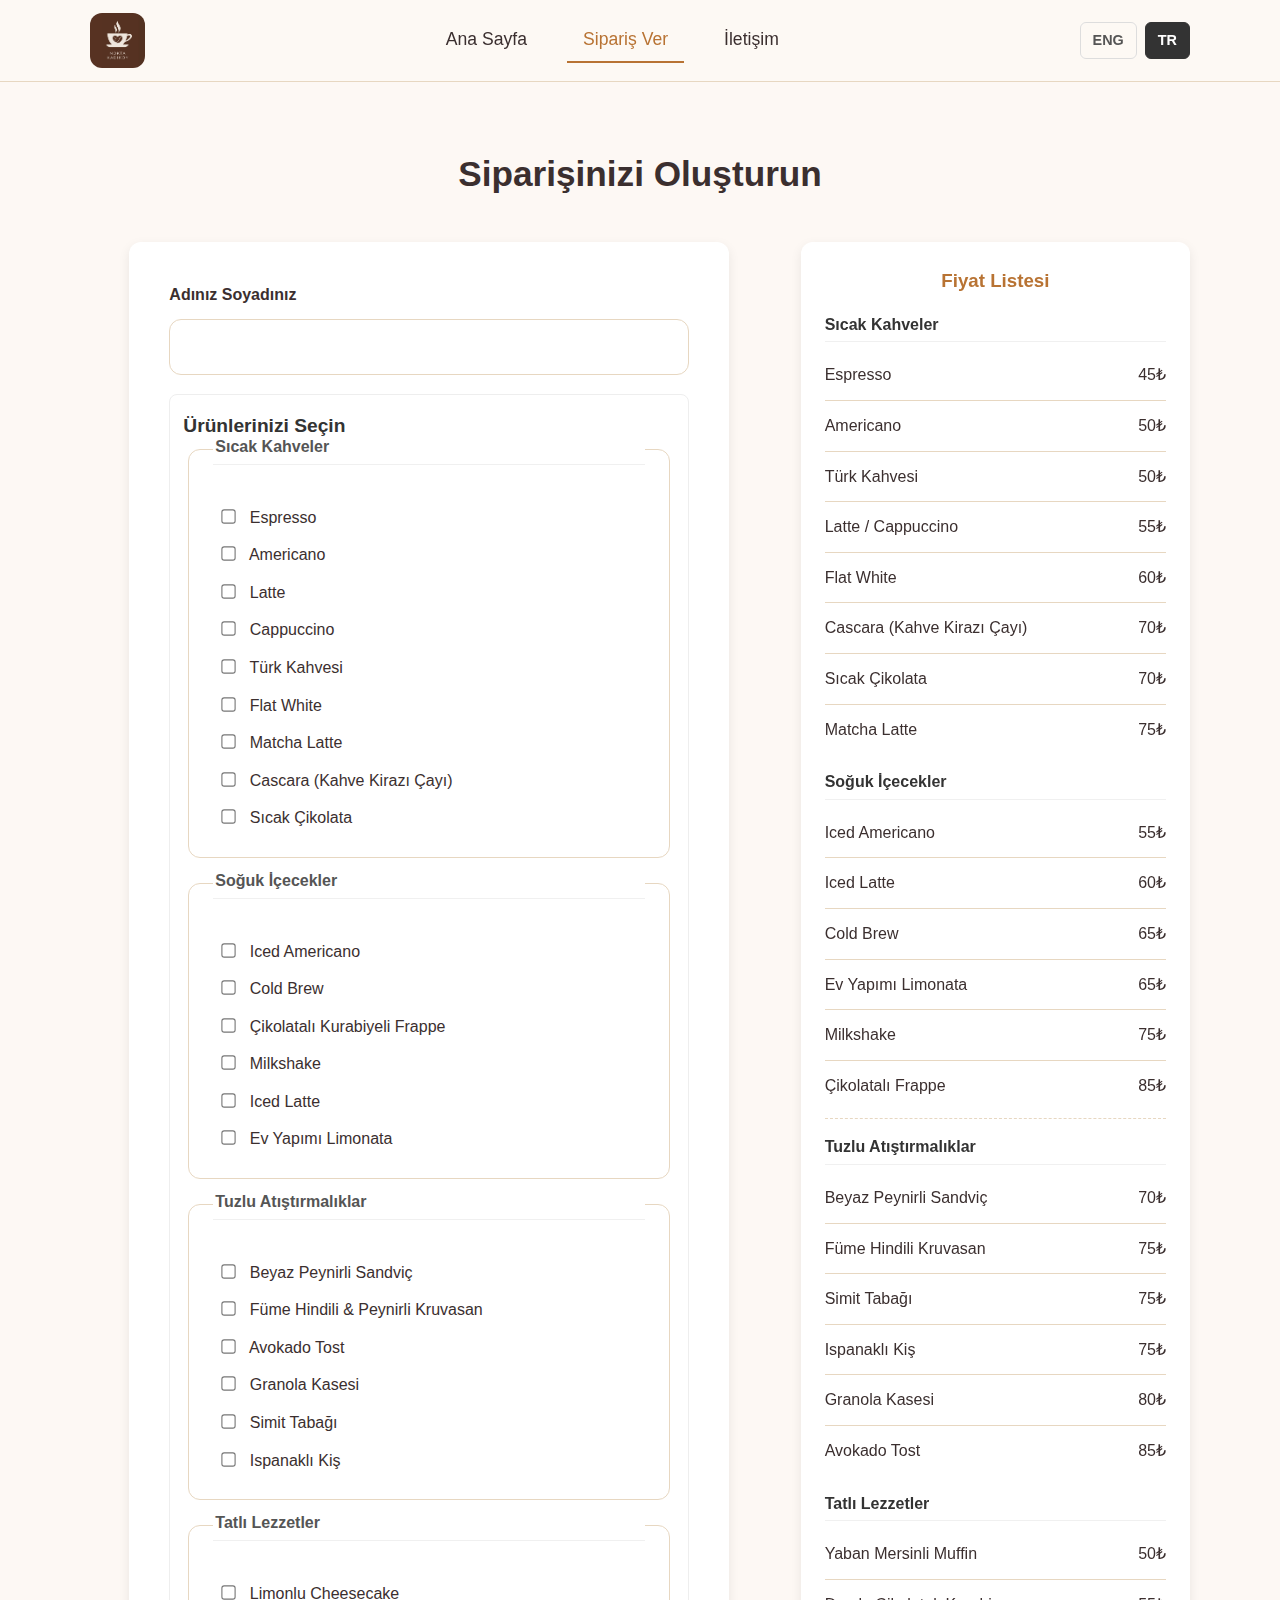
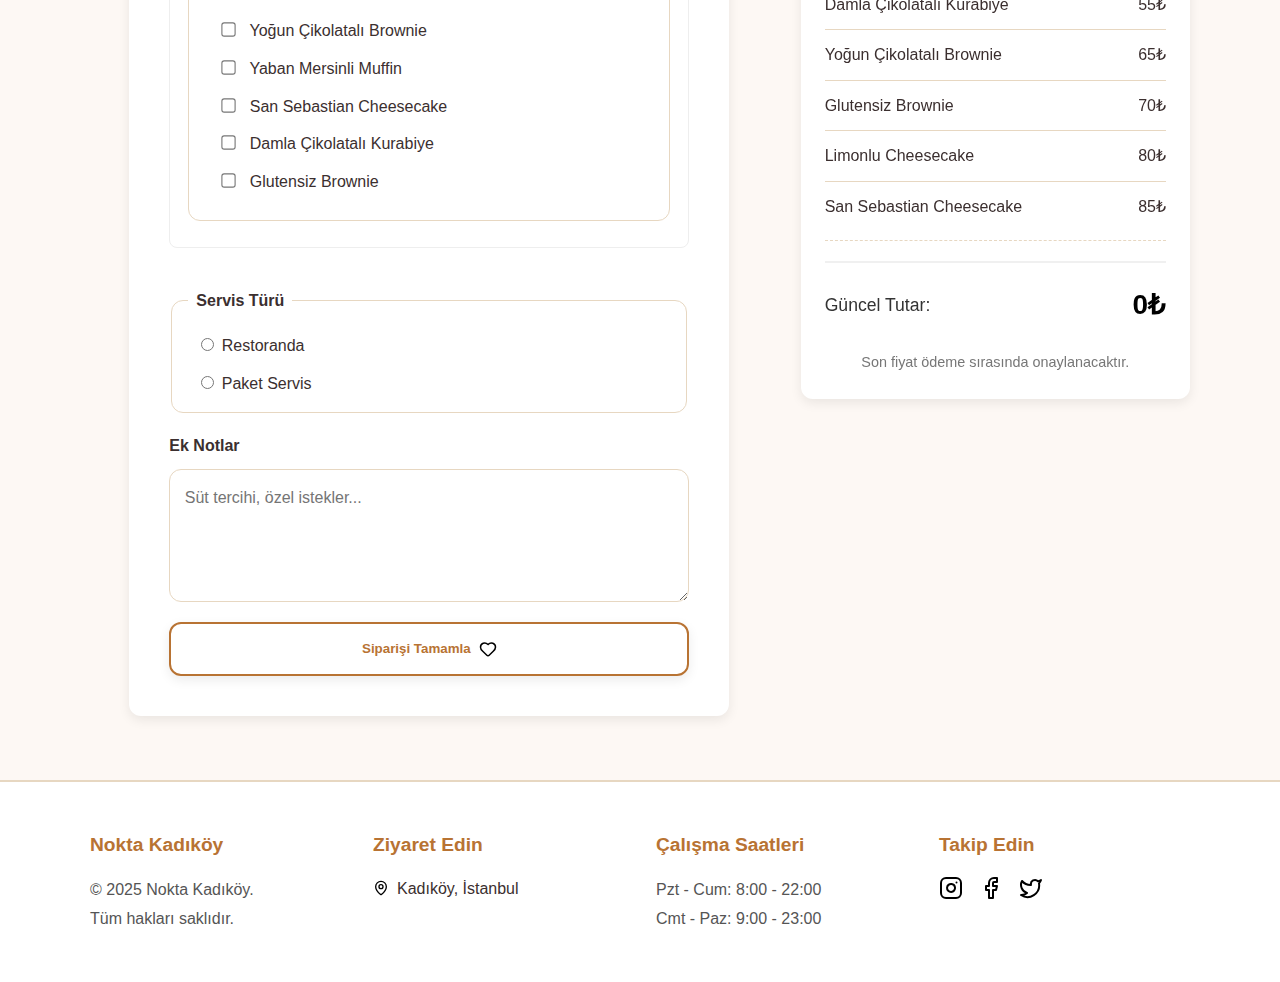
<file: order-tr.html>
<!DOCTYPE html>
<html lang="tr">
<head>
    <meta charset="UTF-8" />
    <meta name="viewport" content="width=device-width, initial-scale=1.0" />
    <title>Sipariş Verin - Nokta Kadıköy</title>
    <link rel="icon" href="assets/favicon.ico" type="image/x-icon">
    <link rel="stylesheet" href="https://cdn.jsdelivr.net/npm/swiper@11/swiper-bundle.min.css" />
    <link rel="stylesheet" href="styles.css" />
</head>
<body class="order-page">
  <header class="header">
    <div class="container header__container">
      <button class="hamburger-btn" aria-label="Menüyü aç/kapat" aria-expanded="false">
        <svg xmlns="http://www.w3.org/2000/svg" width="24" height="24" viewBox="0 0 24 24" fill="currentColor">
          <path d="M3 18h18v-2H3v2zm0-5h18v-2H3v2zm0-7v2h18V6H3z"/>
        </svg>
      </button>
      <a href="index-tr.html" class="logo-link">
        <img src="assets/logo-nokta-kadikoy.jpeg" alt="Nokta Kadıköy logo" class="logo" />
      </a>
      <nav class="nav">
        <ul class="nav__list">
          <li class="nav__item"><a href="index-tr.html" class="nav__link">Ana Sayfa</a></li>
          <li class="nav__item"><a href="order-tr.html" class="nav__link active">Sipariş Ver</a></li>
          <li class="nav__item"><a href="contact-tr.html" class="nav__link">İletişim</a></li>
        </ul>
      </nav>
      <div class="lang-switcher">
        <a href="order.html" class="lang-btn">ENG</a>
        <a href="order-tr.html" class="lang-btn active">TR</a>
      </div>
    </div>
  </header>
  <main class="container page-content order">
    <h2 class="section-title">Siparişinizi Oluşturun</h2>
    <div class="order-layout">
      <div class="order-form-container">
        <form name="order" action="summary-tr.html" method="POST" class="form box-style" data-netlify="true"
          netlify-honeypot="bot-field">

          <label for="name" class="form__label">Adınız Soyadınız</label>
            <input type="text" id="name" name="name" class="form__input" required />
            
            <div class="form__group menu-checkboxes">
                <legend class="form__legend">Ürünlerinizi Seçin</legend>
                
                <fieldset class="form__group">
                    <legend class="form__legend--inner">Sıcak Kahveler</legend>
                    <label class="form__checkbox"><input type="checkbox" name="product" value="Espresso" data-price="45"> Espresso</label>
                    <label class="form__checkbox"><input type="checkbox" name="product" value="Americano" data-price="50"> Americano</label>
                    <label class="form__checkbox"><input type="checkbox" name="product" value="Latte" data-price="55"> Latte</label>
                    <label class="form__checkbox"><input type="checkbox" name="product" value="Cappuccino" data-price="55"> Cappuccino</label>
                    <label class="form__checkbox"><input type="checkbox" name="product" value="Türk Kahvesi" data-price="50"> Türk Kahvesi</label>
                    <label class="form__checkbox"><input type="checkbox" name="product" value="Flat White" data-price="60"> Flat White</label>
                    <label class="form__checkbox"><input type="checkbox" name="product" value="Matcha Latte" data-price="75"> Matcha Latte</label>
                    <label class="form__checkbox"><input type="checkbox" name="product" value="Cascara (Kahve Kirazı Çayı)" data-price="70"> Cascara (Kahve Kirazı Çayı)</label>
                    <label class="form__checkbox"><input type="checkbox" name="product" value="Sıcak Çikolata" data-price="70"> Sıcak Çikolata</label>
                </fieldset>
                
                <fieldset class="form__group">
                    <legend class="form__legend--inner">Soğuk İçecekler</legend>
                    <label class="form__checkbox"><input type="checkbox" name="product" value="Iced Americano" data-price="55"> Iced Americano</label>
                    <label class="form__checkbox"><input type="checkbox" name="product" value="Cold Brew" data-price="65"> Cold Brew</label>
                    <label class="form__checkbox"><input type="checkbox" name="product" value="Çikolatalı Kurabiyeli Frappe" data-price="85"> Çikolatalı Kurabiyeli Frappe</label>
                    <label class="form__checkbox"><input type="checkbox" name="product" value="Milkshake" data-price="75"> Milkshake</label>
                    <label class="form__checkbox"><input type="checkbox" name="product" value="Iced Latte" data-price="60"> Iced Latte</label>
                    <label class="form__checkbox"><input type="checkbox" name="product" value="Ev Yapımı Limonata" data-price="65"> Ev Yapımı Limonata</label>
                </fieldset>

                <fieldset class="form__group">
                    <legend class="form__legend--inner">Tuzlu Atıştırmalıklar</legend>
                    <label class="form__checkbox"><input type="checkbox" name="product" value="Beyaz Peynirli Sandviç" data-price="70"> Beyaz Peynirli Sandviç</label>
                    <label class="form__checkbox"><input type="checkbox" name="product" value="Füme Hindili & Peynirli Kruvasan" data-price="75"> Füme Hindili & Peynirli Kruvasan</label>
                    <label class="form__checkbox"><input type="checkbox" name="product" value="Avokado Tost" data-price="85"> Avokado Tost</label>
                    <label class="form__checkbox"><input type="checkbox" name="product" value="Granola Kasesi" data-price="80"> Granola Kasesi</label>
                    <label class="form__checkbox"><input type="checkbox" name="product" value="Simit Tabağı" data-price="75"> Simit Tabağı</label>
                    <label class="form__checkbox"><input type="checkbox" name="product" value="Ispanaklı Kiş" data-price="75"> Ispanaklı Kiş</label>
                </fieldset>

                <fieldset class="form__group">
                    <legend class="form__legend--inner">Tatlı Lezzetler</legend>
                    <label class="form__checkbox"><input type="checkbox" name="product" value="Limonlu Cheesecake" data-price="80"> Limonlu Cheesecake</label>
                    <label class="form__checkbox"><input type="checkbox" name="product" value="Yoğun Çikolatalı Brownie" data-price="65"> Yoğun Çikolatalı Brownie</label>
                    <label class="form__checkbox"><input type="checkbox" name="product" value="Yaban Mersinli Muffin" data-price="50"> Yaban Mersinli Muffin</label>
                    <label class="form__checkbox"><input type="checkbox" name="product" value="San Sebastian Cheesecake" data-price="85"> San Sebastian Cheesecake</label>
                    <label class="form__checkbox"><input type="checkbox" name="product" value="Damla Çikolatalı Kurabiye" data-price="55"> Damla Çikolatalı Kurabiye</label>
                    <label class="form__checkbox"><input type="checkbox" name="product" value="Glutensiz Brownie" data-price="70"> Glutensiz Brownie</label>
                </fieldset>
            </div>
            
            <fieldset class="form__group">
                <legend class="form__legend">Servis Türü</legend>
                <label class="form__radio"><input type="radio" name="service_type" value="dine-in" required> Restoranda</label>
                <label class="form__radio"><input type="radio" name="service_type" value="takeaway"> Paket Servis</label>
            </fieldset>
            <label for="notes" class="form__label">Ek Notlar</label>
            <textarea id="notes" name="notes" class="form__textarea" rows="4" placeholder="Süt tercihi, özel istekler..."></textarea>
            <button type="submit" class="btn btn--accent">
                Siparişi Tamamla <img src="assets/heart.svg" alt="kalp" class="icon" />
            </button>
        </form>
      </div>

      <aside class="price-guide box-style">
        <h3 class="price-guide__title">Fiyat Listesi</h3>
        
        <h4 class="price-guide__subtitle">Sıcak Kahveler</h4>
        <ul class="price-guide__list">
          <li class="price-guide__item"><span>Espresso</span> <span>45₺</span></li>
          <li class="price-guide__item"><span>Americano</span> <span>50₺</span></li>
          <li class="price-guide__item"><span>Türk Kahvesi</span> <span>50₺</span></li>
          <li class="price-guide__item"><span>Latte / Cappuccino</span> <span>55₺</span></li>
          <li class="price-guide__item"><span>Flat White</span> <span>60₺</span></li>
          <li class="price-guide__item"><span>Cascara (Kahve Kirazı Çayı)</span> <span>70₺</span></li>
          <li class="price-guide__item"><span>Sıcak Çikolata</span> <span>70₺</span></li>
          <li class="price-guide__item"><span>Matcha Latte</span> <span>75₺</span></li>
        </ul>

        <h4 class="price-guide__subtitle">Soğuk İçecekler</h4>
        <ul class="price-guide__list">
          <li class="price-guide__item"><span>Iced Americano</span> <span>55₺</span></li>
          <li class="price-guide__item"><span>Iced Latte</span> <span>60₺</span></li>
          <li class="price-guide__item"><span>Cold Brew</span> <span>65₺</span></li>
          <li class="price-guide__item"><span>Ev Yapımı Limonata</span> <span>65₺</span></li>
          <li class="price-guide__item"><span>Milkshake</span> <span>75₺</span></li>
          <li class="price-guide__item"><span>Çikolatalı Frappe</span> <span>85₺</span></li>
        </ul>
        <hr class="price-guide__separator">
        
        <h4 class="price-guide__subtitle">Tuzlu Atıştırmalıklar</h4>
        <ul class="price-guide__list">
            <li class="price-guide__item"><span>Beyaz Peynirli Sandviç</span> <span>70₺</span></li>
            <li class="price-guide__item"><span>Füme Hindili Kruvasan</span> <span>75₺</span></li>
            <li class="price-guide__item"><span>Simit Tabağı</span> <span>75₺</span></li>
            <li class="price-guide__item"><span>Ispanaklı Kiş</span> <span>75₺</span></li>
            <li class="price-guide__item"><span>Granola Kasesi</span> <span>80₺</span></li>
            <li class="price-guide__item"><span>Avokado Tost</span> <span>85₺</span></li>
        </ul>

        <h4 class="price-guide__subtitle">Tatlı Lezzetler</h4>
        <ul class="price-guide__list">
            <li class="price-guide__item"><span>Yaban Mersinli Muffin</span> <span>50₺</span></li>
            <li class="price-guide__item"><span>Damla Çikolatalı Kurabiye</span> <span>55₺</span></li>
            <li class="price-guide__item"><span>Yoğun Çikolatalı Brownie</span> <span>65₺</span></li>
            <li class="price-guide__item"><span>Glutensiz Brownie</span> <span>70₺</span></li>
            <li class="price-guide__item"><span>Limonlu Cheesecake</span> <span>80₺</span></li>
            <li class="price-guide__item"><span>San Sebastian Cheesecake</span> <span>85₺</span></li>
        </ul>
        <hr class="price-guide__separator">

        <div class="price-guide__total">
          <h4>Güncel Tutar:</h4>
          <p id="selected-price">0₺</p>
        </div>
        
        <p class="price-guide__note">Son fiyat ödeme sırasında onaylanacaktır.</p>
      </aside>
      </div>
  </main>

   <footer class="footer">
    <div class="container footer-layout">
        <div class="footer-col">
            <h4 class="footer-col__title">Nokta Kadıköy</h4>
            <p>© 2025 Nokta Kadıköy. <br> Tüm hakları saklıdır.</p>
        </div>
        <div class="footer-col">
            <h4 class="footer-col__title">Ziyaret Edin</h4>
            <a class="footer-location" href="https://www.google.com/maps/place/Caferağa,+Muvakkıthane+Cd.+No:35,+34744+Kadıköy%2Fİstanbul/@40.9899742,29.0239142,19z/data=!3m1!4b1!4m14!1m7!3m6!1s0x14cab9c1c9494b8d:0x965f9da3619a2669!2sCoffy+Kadikoy!8m2!3d40.9900468!4d29.0244025!16s%2Fg%2F11fp4sm3_d!3m5!1s0x14cab867c6d15faf:0xbc1bba41c4694fa5!8m2!3d40.9899742!4d29.0245579!16s%2Fg%2F11xs_7grj8?entry=ttu&g_ep=EgoyMDI1MTEwNS4wIKXMDSoASAFQAw%3D%3D" target="_blank" rel="noopener noreferrer">
                <img src="assets/location.svg" alt="Konum" class="footer-location__icon">
                <span>Kadıköy, İstanbul</span>
            </a>
        </div>
        <div class="footer-col">
            <h4 class="footer-col__title">Çalışma Saatleri</h4>
            <p>Pzt - Cum: 8:00 - 22:00<br>Cmt - Paz: 9:00 - 23:00</p>
        </div>
        <div class="footer-col">
            <h4 class="footer-col__title">Takip Edin</h4>
            <ul class="socials">
                <li><a href="https://www.instagram.com/" target="_blank" rel="noopener noreferrer"><img src="assets/instagram.svg" alt="Instagram" class="socials__icon"></a></li>
                <li><a href="https://www.facebook.com/" target="_blank" rel="noopener noreferrer"><img src="assets/facebook.svg" alt="Facebook" class="socials__icon"></a></li>
                <li><a href="https://www.twitter.com/" target="_blank" rel="noopener noreferrer"><img src="assets/twitter.svg" alt="Twitter" class="socials__icon"></a></li>
            </ul>
        </div>
    </div>
  </footer>

  <script src="https://cdn.jsdelivr.net/npm/swiper@11/swiper-bundle.min.js"></script>

  <script src="script.js" defer></script>

</body>
</html>
</file>
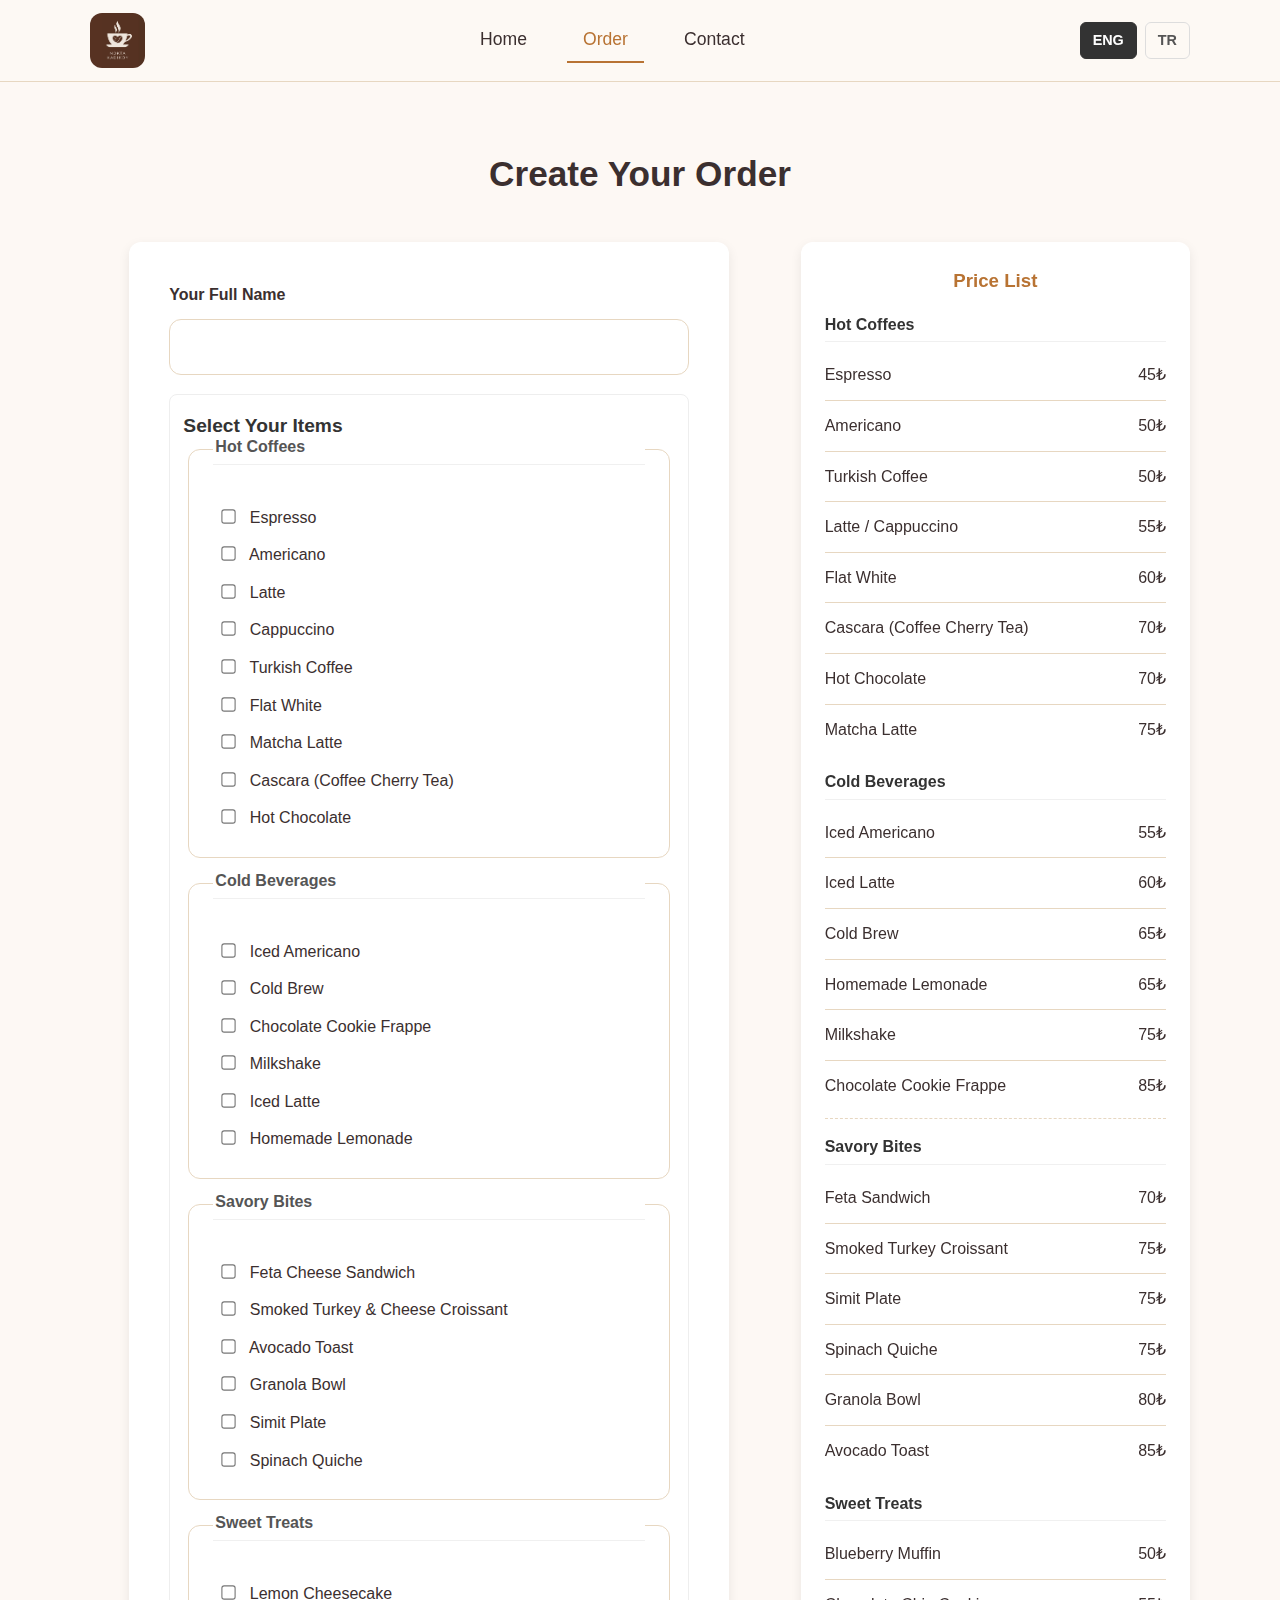
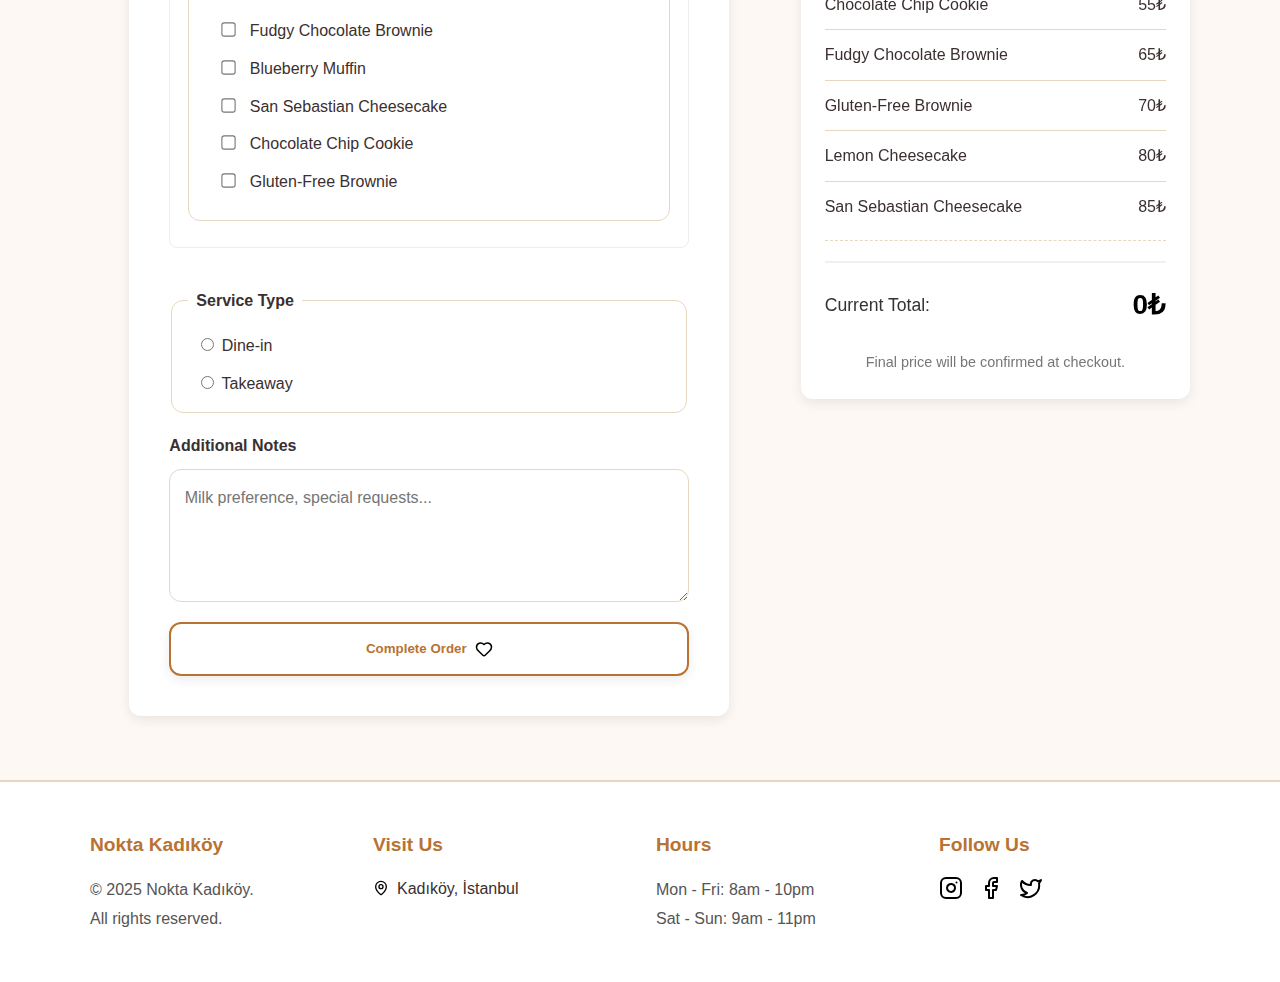
<file: order.html>
<!DOCTYPE html>
<html lang="en">
<head>
    <meta charset="UTF-8" />
    <meta name="viewport" content="width=device-width, initial-scale=1.0" />
    <title>Place Your Order - Nokta Kadıköy</title>
    <link rel="icon" href="assets/favicon.ico" type="image/x-icon">
    <link rel="stylesheet" href="https://cdn.jsdelivr.net/npm/swiper@11/swiper-bundle.min.css" />
    <link rel="stylesheet" href="styles.css" />
</head>
<body class="order-page">
  <header class="header">
    <div class="container header__container">
      <button class="hamburger-btn" aria-label="Menüyü aç/kapat" aria-expanded="false">
        <svg xmlns="http://www.w3.org/2000/svg" width="24" height="24" viewBox="0 0 24 24" fill="currentColor">
          <path d="M3 18h18v-2H3v2zm0-5h18v-2H3v2zm0-7v2h18V6H3z"/>
        </svg>
      </button>
      <a href="index.html" class="logo-link">
        <img src="assets/logo-nokta-kadikoy.jpeg" alt="Nokta Kadıköy logo" class="logo" />
      </a>
      <nav class="nav">
        <ul class="nav__list">
          <li class="nav__item"><a href="index.html" class="nav__link">Home</a></li>
          <li class="nav__item"><a href="order.html" class="nav__link active">Order</a></li>
          <li class="nav__item"><a href="contact.html" class="nav__link">Contact</a></li>
        </ul>
      </nav>
      <div class="lang-switcher">
        <a href="order.html" class="lang-btn active">ENG</a>
        <a href="order-tr.html" class="lang-btn">TR</a>
      </div>
    </div>
  </header>
  <main class="container page-content order">
    <h2 class="section-title">Create Your Order</h2>
    <div class="order-layout">
      <div class="order-form-container">
        <form action="summary.html" method="GET" class="form box-style">
            <label for="name" class="form__label">Your Full Name</label>
            <input type="text" id="name" name="name" class="form__input" required />
            
            <div class="form__group menu-checkboxes">
                <legend class="form__legend">Select Your Items</legend>
                
                <fieldset class="form__group">
                    <legend class="form__legend--inner">Hot Coffees</legend>
                    <label class="form__checkbox"><input type="checkbox" name="product" value="Espresso" data-price="45"> Espresso</label>
                    <label class="form__checkbox"><input type="checkbox" name="product" value="Americano" data-price="50"> Americano</label>
                    <label class="form__checkbox"><input type="checkbox" name="product" value="Latte" data-price="55"> Latte</label>
                    <label class="form__checkbox"><input type="checkbox" name="product" value="Cappuccino" data-price="55"> Cappuccino</label>
                    <label class="form__checkbox"><input type="checkbox" name="product" value="Turkish Coffee" data-price="50"> Turkish Coffee</label>
                    <label class="form__checkbox"><input type="checkbox" name="product" value="Flat White" data-price="60"> Flat White</label>
                    <label class="form__checkbox"><input type="checkbox" name="product" value="Matcha Latte" data-price="75"> Matcha Latte</label>
                    <label class="form__checkbox"><input type="checkbox" name="product" value="Cascara (Coffee Cherry Tea)" data-price="70"> Cascara (Coffee Cherry Tea)</label>
                    <label class="form__checkbox"><input type="checkbox" name="product" value="Hot Chocolate" data-price="70"> Hot Chocolate</label>
                </fieldset>
                
                <fieldset class="form__group">
                    <legend class="form__legend--inner">Cold Beverages</legend>
                    <label class="form__checkbox"><input type="checkbox" name="product" value="Iced Americano" data-price="55"> Iced Americano</label>
                    <label class="form__checkbox"><input type="checkbox" name="product" value="Cold Brew" data-price="65"> Cold Brew</label>
                    <label class="form__checkbox"><input type="checkbox" name="product" value="Chocolate Cookie Frappe" data-price="85"> Chocolate Cookie Frappe</label>
                    <label class="form__checkbox"><input type="checkbox" name="product" value="Milkshake" data-price="75"> Milkshake</label>
                    <label class="form__checkbox"><input type="checkbox" name="product" value="Iced Latte" data-price="60"> Iced Latte</label>
                    <label class="form__checkbox"><input type="checkbox" name="product" value="Homemade Lemonade" data-price="65"> Homemade Lemonade</label>
                    </fieldset>

                <fieldset class="form__group">
                    <legend class="form__legend--inner">Savory Bites</legend>
                    <label class="form__checkbox"><input type="checkbox" name="product" value="Feta Cheese Sandwich" data-price="70"> Feta Cheese Sandwich</label>
                    <label class="form__checkbox"><input type="checkbox" name="product" value="Smoked Turkey & Cheese Croissant" data-price="75"> Smoked Turkey & Cheese Croissant</label>
                    <label class="form__checkbox"><input type="checkbox" name="product" value="Avocado Toast" data-price="85"> Avocado Toast</label>
                    <label class="form__checkbox"><input type="checkbox" name="product" value="Granola Bowl" data-price="80"> Granola Bowl</label>
                    <label class="form__checkbox"><input type="checkbox" name="product" value="Simit Plate" data-price="75"> Simit Plate</label>
                    <label class="form__checkbox"><input type="checkbox" name="product" value="Spinach Quiche" data-price="75"> Spinach Quiche</label>
                </fieldset>

                <fieldset class="form__group">
                    <legend class="form__legend--inner">Sweet Treats</legend>
                    <label class="form__checkbox"><input type="checkbox" name="product" value="Lemon Cheesecake" data-price="80"> Lemon Cheesecake</label>
                    <label class="form__checkbox"><input type="checkbox" name="product" value="Fudgy Chocolate Brownie" data-price="65"> Fudgy Chocolate Brownie</label>
                    <label class="form__checkbox"><input type="checkbox" name="product" value="Blueberry Muffin" data-price="50"> Blueberry Muffin</label>
                    <label class="form__checkbox"><input type="checkbox" name="product" value="San Sebastian Cheesecake" data-price="85"> San Sebastian Cheesecake</label>
                    <label class="form__checkbox"><input type="checkbox" name="product" value="Chocolate Chip Cookie" data-price="55"> Chocolate Chip Cookie</label>
                    <label class="form__checkbox"><input type="checkbox" name="product" value="Gluten-Free Brownie" data-price="70"> Gluten-Free Brownie</label>
                </fieldset>
            </div>
            
            <fieldset class="form__group">
                <legend class="form__legend">Service Type</legend>
                <label class="form__radio"><input type="radio" name="service_type" value="dine-in" required> Dine-in</label>
                <label class="form__radio"><input type="radio" name="service_type" value="takeaway"> Takeaway</label>
            </fieldset>
            <label for="notes" class="form__label">Additional Notes</label>
            <textarea id="notes" name="notes" class="form__textarea" rows="4" placeholder="Milk preference, special requests..."></textarea>
            <button type="submit" class="btn btn--accent">
                Complete Order <img src="assets/heart.svg" alt="heart" class="icon" />
            </button>
        </form>
      </div>
      
      <aside class="price-guide box-style">
        <h3 class="price-guide__title">Price List</h3>
        
       <h4 class="price-guide__subtitle">Hot Coffees</h4>
        <ul class="price-guide__list">
          <li class="price-guide__item"><span>Espresso</span> <span>45₺</span></li>
          <li class="price-guide__item"><span>Americano</span> <span>50₺</span></li>
          <li class="price-guide__item"><span>Turkish Coffee</span> <span>50₺</span></li>
          <li class="price-guide__item"><span>Latte / Cappuccino</span> <span>55₺</span></li>
          <li class="price-guide__item"><span>Flat White</span> <span>60₺</span></li>
          <li class="price-guide__item"><span>Cascara (Coffee Cherry Tea)</span> <span>70₺</span></li>
          <li class="price-guide__item"><span>Hot Chocolate</span> <span>70₺</span></li>
          <li class="price-guide__item"><span>Matcha Latte</span> <span>75₺</span></li>
        </ul>

        <h4 class="price-guide__subtitle">Cold Beverages</h4>
        <ul class="price-guide__list">
          <li class="price-guide__item"><span>Iced Americano</span> <span>55₺</span></li>
          <li class="price-guide__item"><span>Iced Latte</span> <span>60₺</span></li>
          <li class="price-guide__item"><span>Cold Brew</span> <span>65₺</span></li>
          <li class="price-guide__item"><span>Homemade Lemonade</span> <span>65₺</span></li>
          <li class="price-guide__item"><span>Milkshake</span> <span>75₺</span></li>
          <li class="price-guide__item"><span>Chocolate Cookie Frappe</span> <span>85₺</span></li>
        </ul>
        <hr class="price-guide__separator">
        
        <h4 class="price-guide__subtitle">Savory Bites</h4>
        <ul class="price-guide__list">
            <li class="price-guide__item"><span>Feta Sandwich</span> <span>70₺</span></li>
            <li class="price-guide__item"><span>Smoked Turkey Croissant</span> <span>75₺</span></li>
            <li class="price-guide__item"><span>Simit Plate</span> <span>75₺</span></li>
            <li class="price-guide__item"><span>Spinach Quiche</span> <span>75₺</span></li>
            <li class="price-guide__item"><span>Granola Bowl</span> <span>80₺</span></li>
            <li class="price-guide__item"><span>Avocado Toast</span> <span>85₺</span></li>
        </ul>

        <h4 class="price-guide__subtitle">Sweet Treats</h4>
        <ul class="price-guide__list">
            <li class="price-guide__item"><span>Blueberry Muffin</span> <span>50₺</span></li>
            <li class="price-guide__item"><span>Chocolate Chip Cookie</span> <span>55₺</span></li>
            <li class="price-guide__item"><span>Fudgy Chocolate Brownie</span> <span>65₺</span></li>
            <li class="price-guide__item"><span>Gluten-Free Brownie</span> <span>70₺</span></li>
            <li class="price-guide__item"><span>Lemon Cheesecake</span> <span>80₺</span></li>
            <li class="price-guide__item"><span>San Sebastian Cheesecake</span> <span>85₺</span></li>
        </ul>
        <hr class="price-guide__separator">

        <div class="price-guide__total">
          <h4>Current Total:</h4>
          <p id="selected-price">0₺</p>
        </div>
        
        <p class="price-guide__note">Final price will be confirmed at checkout.</p>
      </aside>
      </div>
  </main>

 <footer class="footer">
    <div class="container footer-layout">
        <div class="footer-col">
            <h4 class="footer-col__title">Nokta Kadıköy</h4>
            <p>© 2025 Nokta Kadıköy. <br> All rights reserved.</p>
        </div>
        <div class="footer-col">
            <h4 class="footer-col__title">Visit Us</h4>
            <a class="footer-location" href="https://www.google.com/maps/place/Caferağa,+Muvakkıthane+Cd.+No:35,+34744+Kadıköy%2Fİstanbul/@40.9899742,29.0239142,19z/data=!3m1!4b1!4m14!1m7!3m6!1s0x14cab9c1c9494b8d:0x965f9da3619a2669!2sCoffy+Kadikoy!8m2!3d40.9900468!4d29.0244025!16s%2Fg%2F11fp4sm3_d!3m5!1s0x14cab867c6d15faf:0xbc1bba41c4694fa5!8m2!3d40.9899742!4d29.0245579!16s%2Fg%2F11xs_7grj8?entry=ttu&g_ep=EgoyMDI1MTEwNS4wIKXMDSoASAFQAw%3D%3D" target="_blank" rel="noopener noreferrer">
                <img src="assets/location.svg" alt="Location" class="footer-location__icon">
                <span>Kadıköy, İstanbul</span>
            </a>
        </div>
        <div class="footer-col">
            <h4 class="footer-col__title">Hours</h4>
            <p>Mon - Fri: 8am - 10pm<br>Sat - Sun: 9am - 11pm</p>
        </div>
        <div class="footer-col">
            <h4 class="footer-col__title">Follow Us</h4>
            <ul class="socials">
                <li><a href="https://www.instagram.com/" target="_blank" rel="noopener noreferrer"><img src="assets/instagram.svg" alt="Instagram" class="socials__icon"></a></li>
                <li><a href="https://www.facebook.com/" target="_blank" rel="noopener noreferrer"><img src="assets/facebook.svg" alt="Facebook" class="socials__icon"></a></li>
                <li><a href="https://www.twitter.com/" target="_blank" rel="noopener noreferrer"><img src="assets/twitter.svg" alt="Twitter" class="socials__icon"></a></li>
            </ul>
        </div>
    </div>
  </footer>

  <script src="https://cdn.jsdelivr.net/npm/swiper@11/swiper-bundle.min.js"></script>

  <script src="script.js" defer></script>

</body>
</html>
</file>
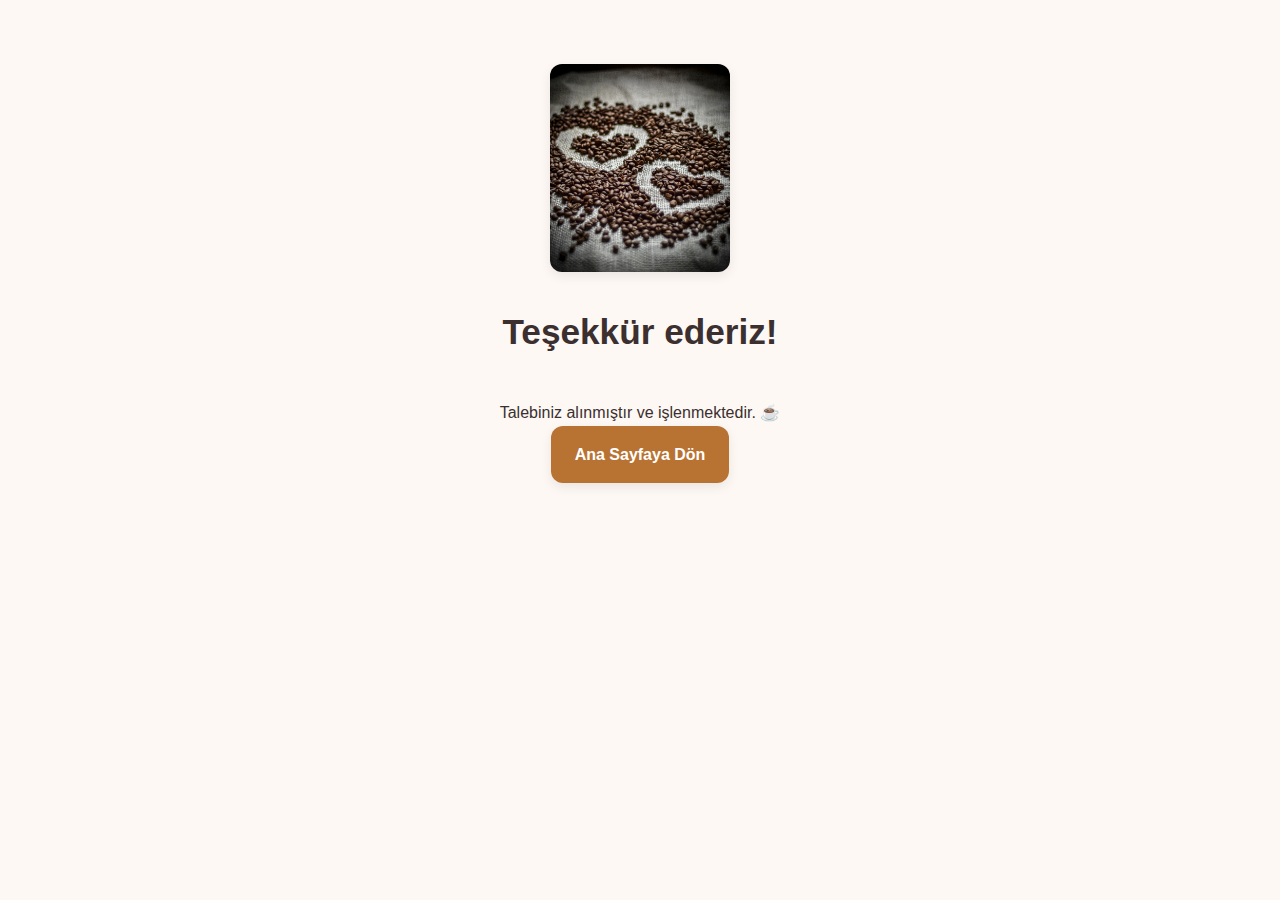
<file: summary-tr.html>
<!DOCTYPE html>
<html lang="tr">
<head>
  <meta charset="UTF-8" />
  <meta name="viewport" content="width=device-width, initial-scale=1.0" />
  <title>Sipariş Özeti - Nokta Kadıköy</title>
  <link rel="icon" href="assets/favicon.ico" type="image/x-icon">
  <link rel="stylesheet" href="https://cdn.jsdelivr.net/npm/swiper@11/swiper-bundle.min.css" />
  <link rel="stylesheet" href="styles.css" />
</head>
<body class="summary-page">
  <main class="summary container page-content">
    <img src="assets/success.jpeg" alt="Başarıyı gösteren bir kahve fincanı" class="summary__img" />
    <h2 class="section-title">Teşekkür ederiz!</h2>
    <p>Talebiniz alınmıştır ve işlenmektedir. ☕</p>
    <a href="index-tr.html" class="btn">Ana Sayfaya Dön</a>
  </main>
</body>
</html>
</file>
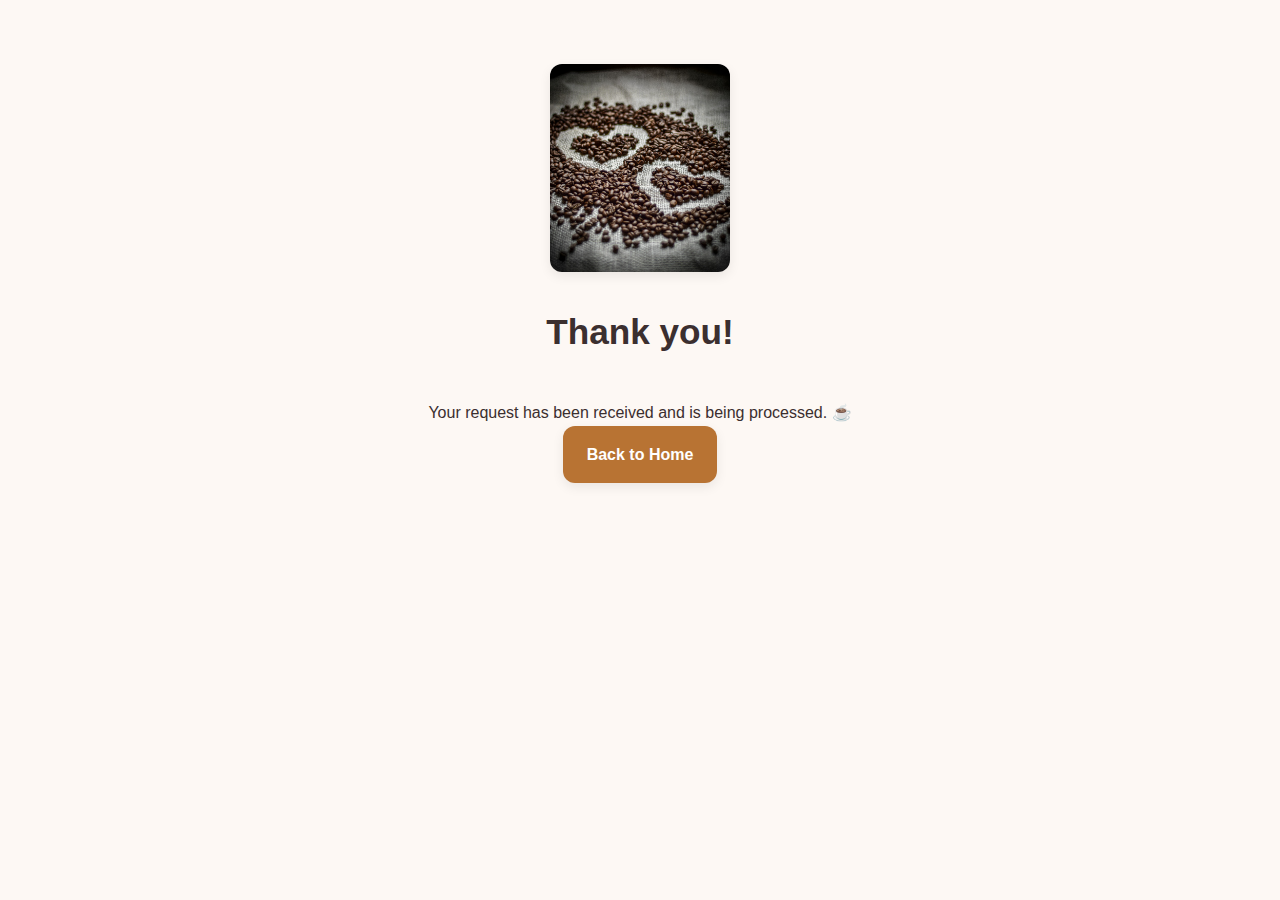
<file: summary.html>
<!DOCTYPE html>
<html lang="en">
<head>
  <meta charset="UTF-8" />
  <meta name="viewport" content="width=device-width, initial-scale=1.0" />
  <title>Order Summary - Nokta Kadıköy</title>
  <link rel="icon" href="assets/favicon.ico" type="image/x-icon">
  <link rel="stylesheet" href="https://cdn.jsdelivr.net/npm/swiper@11/swiper-bundle.min.css" />
  <link rel="stylesheet" href="styles.css" />
</head>
<body>
  <main class="summary container page-content">
    <img src="assets/success.jpeg" alt="A cup of coffee indicating success" class="summary__img" />
    <h2 class="section-title">Thank you!</h2>
    <p>Your request has been received and is being processed. ☕</p>
    <a href="index.html" class="btn">Back to Home</a>
  </main>
</body>
</html>
</file>
<file: styles.css>
:root {
  --color-bg: #fdf8f4;
  --color-text: #3b2f2f;
  --color-accent: #b87333;
  --color-secondary: #ffffff;
  --color-border: #e7d7c1;
  --radius: 12px;
  --shadow: 0 4px 12px rgba(0, 0, 0, 0.08);
  --shadow-hover: 0 8px 20px rgba(0, 0, 0, 0.12);
  --transition-speed: 0.3s;
}
* {
  box-sizing: border-box;
}
body {
  margin: 0;
  background-color: var(--color-bg);
  color: var(--color-text);
  font-family: "Inter", sans-serif;
  line-height: 1.6;
}
h1, h2, h3, h4 {
  font-family: "Poppins", sans-serif;
  margin: 0;
}
p {
  margin: 0;
}
img {
  max-width: 100%;
  display: block;
}
.container {
  width: 90%;
  max-width: 1100px;
  margin-left: auto;
  margin-right: auto;
}
.box-style {
  background-color: var(--color-secondary);
  border-radius: var(--radius);
  box-shadow: var(--shadow);
}
.page-section {
  margin-bottom: 4rem;
}

.header {
  position: sticky; 
  top: 0;
  z-index: 1000;
  width: 100%;
  padding: 10px 0; 
  background-color: rgba(253, 248, 244, 0.9);
  backdrop-filter: blur(10px);
  -webkit-backdrop-filter: blur(10px);
  border-bottom: 1px solid var(--color-border);
}
.header__container {
  display: grid; 
  grid-template-columns: 1fr auto 1fr;
  align-items: center;
  gap: 16px; 
}
.logo-link {
  grid-column: 2; 
  justify-self: center; 
  max-width: 120px; 
}
.logo {
  max-height: 55px; 
  width: auto;
  border-radius: var(--radius);
  transition: transform 0.3s ease;
  max-width: 100%; 
  height: auto;
  margin-right: 0; 
}
.logo:hover {
  transform: scale(1.05);
}
.hamburger-btn {
  grid-column: 1; 
  justify-self: start; 
  display: block; 
  background: none;
  border: none;
  cursor: pointer;
  padding: 8px;
  color: var(--color-text);
}
.hamburger-btn svg {
  width: 28px;
  height: 28px;
}
.nav {
  display: none; 
  position: absolute;
  top: 100%; 
  left: 0;
  right: 0;
  background-color: var(--color-secondary);
  box-shadow: var(--shadow);
  border-top: 1px solid #eee;
  z-index: 100;
}
.nav.nav--open {
  display: block; 
}
.nav__list {
  list-style: none;
  display: flex;
  flex-direction: column; 
  align-items: center;
  margin: 0;
  padding: 0;
}
.nav__item {
  width: 100%; 
}
.nav__link {
  color: var(--color-text);
  text-decoration: none;
  font-weight: 500;
  font-size: 1.1rem;
  border-bottom: 2px solid transparent;
  transition: color var(--transition-speed), border-color var(--transition-speed);
  display: block;
  padding: 16px;
  text-align: center;
  border-bottom: 1px solid #f0f0f0;
}
.nav__link.active,
.nav__link:hover {
  color: var(--color-accent);
  background-color: #f9f9f9; 
  border-bottom-color: var(--color-accent);
}
.lang-switcher {
  display: flex; 
  gap: 8px; 
  grid-column: 3; 
  justify-self: end; 
  margin-left: 0; 
}
.lang-btn {
  font-family: 'Poppins', sans-serif;
  font-weight: 600;
  text-decoration: none;
  font-size: 0.9rem; 
  padding: 6px 12px;
  border-radius: 6px;
  border: 1px solid #ddd;
  color: #555; 
  transition: background-color 0.2s, color 0.2s;
}
.lang-btn:hover {
  background-color: #f4f4f4;
  color: #111;
}
.lang-btn.active {
  background-color: #333; 
  color: #fff;
  border-color: #333;
}

.hero {
  position: relative;
  text-align: center;
}
.hero__img {
  width: 100%;
  max-height: 500px;
  object-fit: cover;
}
.hero__content {
  position: absolute;
  top: 50%;
  left: 50%;
  transform: translate(-50%, -50%);
  color: white;
  text-shadow: 2px 2px 8px rgba(0, 0, 0, 0.7);
  width: 90%;
}
.title {
  font-size: clamp(2rem, 5vw, 3.5rem);
  margin-bottom: 0.5rem;
}
.subtitle {
  font-size: clamp(1rem, 2.5vw, 1.3rem);
  margin-bottom: 1.5rem;
}

.featured {
  display: flex;
  gap: 2rem;
  align-items: center;
  padding: 2rem;
  flex-wrap: wrap;
  margin-top: 4rem;
}
.featured__image-container {
  flex: 1 1 300px;
}
.featured__img {
  border-radius: var(--radius);
}
.featured__content {
  flex: 2 1 400px;
}
.featured__title {
  font-size: 1.2rem;
  color: var(--color-accent);
}
.featured__name {
  font-size: 2.5rem;
  margin: 0.5rem 0 1rem 0;
}
.featured__description {
  font-size: 1.1rem;
  margin-bottom: 2rem;
}
.section-title {
  text-align: center;
  font-size: 2.2rem;
  margin-bottom: 2.5rem;
}
.section-subtitle {
  text-align: center;
  max-width: 500px;
  margin: -1.5rem auto 2rem;
  font-size: 1.1rem;
}
.menu-subtitle {
  font-size: 1.8rem;
  margin: 3rem 0 1.5rem 0;
  padding-bottom: 0.5rem;
  border-bottom: 2px solid var(--color-accent);
  display: inline-block;
}

.menu__grid {
  display: grid;
  gap: 1.5rem;
  grid-template-columns: repeat(auto-fit, minmax(250px, 1fr));
}
.card {
  overflow: hidden;
  display: flex;
  flex-direction: column;
  transition: transform var(--transition-speed), box-shadow var(--transition-speed);
}
.card:hover {
  transform: translateY(-8px);
  box-shadow: var(--shadow-hover);
}
.card__img {
  width: 100%;
  height: 200px;
  object-fit: cover;
}
.card__content {
  padding: 1.5rem;
  display: flex;
  flex-direction: column;
  flex-grow: 1;
}
.card__title {
  margin-bottom: 0.5rem;
}
.card__description {
  color: #555;
  flex-grow: 1;
}
.card__ingredients {
  list-style: none;
  padding: 0;
  margin: 0.5rem 0 1rem 0;
  font-size: 0.9rem;
  color: #777;
  flex-grow: 1;
}
.card__footer {
  display: flex;
  justify-content: space-between;
  align-items: center;
  margin-top: auto;
  padding-top: 1rem;
}
.card__price {
  font-size: 1.5rem;
  font-weight: 600;
  color: var(--color-accent);
}
.card__action-button {
  background-color: var(--color-accent);
  border-radius: 50%;
  width: 40px;
  height: 40px;
  display: flex;
  justify-content: center;
  align-items: center;
  transition: transform var(--transition-speed), box-shadow var(--transition-speed);
}
.card__action-button:hover {
  transform: scale(1.1);
  box-shadow: var(--shadow-hover);
}
.card__action-button img {
  width: 20px;
  filter: brightness(0) invert(1);
}

.about {
  display: flex;
  align-items: center;
  gap: 3rem;
  flex-wrap: wrap;
}
.about__image {
  flex: 1 1 350px;
}
.about__image img {
  border-radius: var(--radius);
  box-shadow: var(--shadow);
}
.about__content {
  flex: 1 1 400px;
}
.about__content .section-title {
  text-align: left;
  margin-bottom: 1rem;
}
.about__content p {
  text-align: justify;
  line-height: 1.8;
  margin-bottom: 2rem;
}
.testimonials .swiper {
  padding-bottom: 50px;
  overflow: hidden;
}

.testimonials .swiper-slide {
  height: auto;
}

.swiper-pagination-bullet-active {
  background-color: var(--color-accent) !important;
}

.swiper-button-next,
.swiper-button-prev {
  color: var(--color-accent) !important;
  transform: scale(0.8);
}
.testimonial {
  padding: 2rem;
  text-align: center;
}
.testimonial__img {
  width: 80px;
  height: 80px;
  border-radius: 50%;
  object-fit: cover;
  margin: 0 auto 1rem auto;
  border: 3px solid var(--color-border);
}
.testimonial__text {
  font-style: italic;
  color: #555;
  margin-bottom: 1rem;
}
.testimonial__name {
  font-weight: 600;
  color: var(--color-accent);
}

.newsletter {
  background-color: var(--color-border);
  padding: 3rem 1.5rem;
  text-align: center;
}
.newsletter__title {
  font-size: 2rem;
  margin-bottom: 0.5rem;
}
.newsletter__content > p {
  margin-bottom: 1.5rem;
  max-width: 500px;
  margin-left: auto;
  margin-right: auto;
}
.newsletter__form {
  display: flex;
  gap: 0.5rem;
  max-width: 500px;
  margin: auto;
}
.newsletter__input {
  flex-grow: 1;
  padding: 0.9rem;
  border: 1px solid var(--color-accent);
  border-radius: var(--radius);
  font: inherit;
}
.newsletter__input:focus {
  outline: none;
  box-shadow: 0 0 0 3px hsla(30, 59%, 53%, 0.3);
}

.form {
  padding: 2.5rem;
  max-width: 600px;
  margin-left: auto;
  margin-right: auto;
  display: flex;
  flex-direction: column;
  gap: 1.2rem;
}
.form__label, .form__legend {
  font-weight: 600;
  margin-bottom: -0.5rem;
}
.form__input, 
.form__textarea {
  padding: 0.9rem;
  border: 1px solid var(--color-border);
  border-radius: var(--radius);
  font: inherit;
  font-size: 1rem;
  width: 100%;
  transition: border-color var(--transition-speed), box-shadow var(--transition-speed);
}
.form__textarea {
  resize: vertical;
  min-height: 80px;
}
.form__input:focus, 
.form__textarea:focus {
  outline: none;
  border-color: var(--color-accent);
  box-shadow: 0 0 0 3px hsla(30, 59%, 53%, 0.3);
}
.form__group {
  border: 1px solid var(--color-border);
  padding: 1rem 1.5rem;
  border-radius: var(--radius);
}
.form__legend {
  padding: 0 0.5rem;
  margin-left: -0.5rem;
}
.form__checkbox, .form__radio {
  display: block;
  margin-top: 0.75rem;
  cursor: pointer;
}
.btn {
  display: inline-flex;
  align-items: center;
  justify-content: center;
  gap: 0.5rem;
  background: var(--color-accent);
  color: white;
  border: none;
  padding: 1rem 1.5rem;
  border-radius: var(--radius);
  cursor: pointer;
  text-decoration: none;
  font-weight: 600;
  font-family: 'Poppins', sans-serif;
  box-shadow: var(--shadow);
  transition: opacity var(--transition-speed), transform var(--transition-speed);
}
.btn:hover {
  opacity: 0.9;
  transform: translateY(-2px);
}
.btn--accent {
  background-color: transparent;
  color: var(--color-accent);
  border: 2px solid var(--color-accent);
}
.btn--accent:hover {
  background-color: var(--color-accent);
  color: var(--color-secondary); 
  opacity: 1; 
}
.icon {
  width: 18px;
}
.page-content {
  padding-top: 4rem;
  padding-bottom: 4rem;
}

.order-layout {
  display: flex;
  flex-wrap: wrap;
  gap: 2rem;
  align-items: flex-start;
}
.order-form-container {
  flex: 2 1 500px;
}
.price-guide {
  flex: 1 1 300px;
  padding: 1.5rem;
  position: sticky;
  top: 100px;
}
.price-guide__title {
  margin-bottom: 1rem;
  text-align: center;
  color: var(--color-accent);
}
.price-guide__list {
  list-style: none;
  padding: 0;
  margin: 0;
}
.price-guide__item {
  display: flex;
  justify-content: space-between;
  padding: 0.75rem 0;
  border-bottom: 1px solid var(--color-border);
}
.price-guide__item:last-child {
  border-bottom: none;
}
.price-guide__separator {
  border: none;
  border-top: 1px dashed var(--color-border);
  margin: 0.5rem 0;
}
.price-guide__note {
  text-align: center;
  font-size: 0.9rem;
  color: #777;
  margin-top: 1.5rem;
}
.price-guide__total {
  margin-top: 20px;
  padding-top: 20px;
  border-top: 2px solid #f0f0f0; 
  display: flex;
  justify-content: space-between;
  align-items: center;
}
.price-guide__total h4 {
  margin: 0;
  font-family: 'Poppins', sans-serif;
  font-size: 1.1rem; 
  font-weight: 500;
  color: #333;
}
.price-guide__total #selected-price {
  margin: 0;
  font-family: 'Poppins', sans-serif;
  font-size: 1.75rem; 
  font-weight: 600;
  color: #000; 
}
.price-guide__subtitle {
  font-family: 'Poppins', sans-serif;
  font-size: 1rem; 
  font-weight: 600;
  color: #333;
  margin-top: 15px; 
  margin-bottom: 8px; 
  padding-bottom: 4px;
  border-bottom: 1px solid #f0f0f0; 
}
.price-guide__title + .price-guide__subtitle {
   margin-top: 10px;
}

.summary {
  text-align: center;
}
.summary__img {
  width: 180px;
  border-radius: var(--radius);
  box-shadow: var(--shadow);
  margin: 0 auto 2rem auto;
}


.footer {
  padding: 3rem 0;
  background: var(--color-secondary);
  border-top: 2px solid var(--color-border);
  color: #555;
}
.footer-layout {
  display: flex;
  justify-content: space-between;
  gap: 2rem;
  flex-wrap: wrap;
}
.footer-col {
  flex: 1;
  min-width: 200px;
}
.footer-col__title {
  font-size: 1.2rem;
  color: var(--color-accent);
  margin-bottom: 1rem;
}
.footer-col p {
  line-height: 1.8;
}
.footer-location {
  display: flex;
  align-items: flex-start;
  gap: 0.5rem;
  text-decoration: none;
  color: var(--color-text);
  transition: color 0.3s;
}
.footer-location:hover {
  color: var(--color-accent);
}
.footer-location__icon {
  width: 16px;
  margin-top: 4px;
  flex-shrink: 0;
}
.socials {
  list-style: none;
  padding: 0;
  margin: 0;
  display: flex;
  gap: 1rem;
}
.socials__icon {
  width: 24px;
  transition: transform var(--transition-speed);
}
.socials__icon:hover {
  transform: scale(1.2);
}

.menu-checkboxes {
  border: 1px solid #eee; 
  padding: 16px;
  border-radius: 8px;
  margin-bottom: 20px; 
}
.menu-checkboxes > .form__legend {
  font-size: 1.2rem;
  font-weight: 600;
  padding-left: 5px;
  padding-right: 5px;
  color: #333;
}
.menu-checkboxes .form__group {
  margin-bottom: 10px; 
}
.form__legend--inner {
  font-size: 1rem;
  font-weight: 600;
  color: #555; 
  margin-top: 10px;
  margin-bottom: 12px;
  border-bottom: 1px solid #f0f0f0;
  padding-bottom: 4px;
  width: 100%;
}
.menu-checkboxes .form__checkbox {
  display: block; 
  margin-bottom: 10px; 
  padding-left: 5px;
}
.menu-checkboxes .form__checkbox input {
  margin-right: 10px; 
  transform: scale(1.1); 
}
.map-container {
  overflow: hidden;
  line-height: 0; 
}

@media (min-width: 768px) {
  .header {
    padding: 0.8rem 0; 
  }
  .header__container {
    display: flex; 
    justify-content: space-between;
    align-items: center;
  }
  
  .logo-link {
    grid-column: auto; 
    justify-self: auto;
    max-width: 160px; 
  }
  .logo {
    margin-right: 20px; 
    max-width: none; 
  }

  .hamburger-btn {
    display: none; 
  }
  
  .nav {
    display: block; 
    position: static; 
    background: none;
    box-shadow: none;
    border-top: none;
  }

  .nav__list {
    flex-direction: row;
    gap: 1.5rem; 
    align-items: center;
  }
  
  .nav__item {
    width: auto;
  }
  
  .nav__link {
    display: inline-block; 
    padding: 8px 12px; 
    border-bottom: 2px solid transparent; 
    text-align: left;
  }
  
  .nav__link.active,
  .nav__link:hover {
    background-color: transparent; 
    border-bottom-color: var(--color-accent); 
  }

  .lang-switcher {
    grid-column: auto; 
    justify-self: auto;
    margin-left: 20px;
  }
}

@media (min-width: 1024px) {
  .logo-link {
    max-width: 180px; 
  }
  
  .nav__link {
    padding: 8px 16px; 
  }
}
</file>
